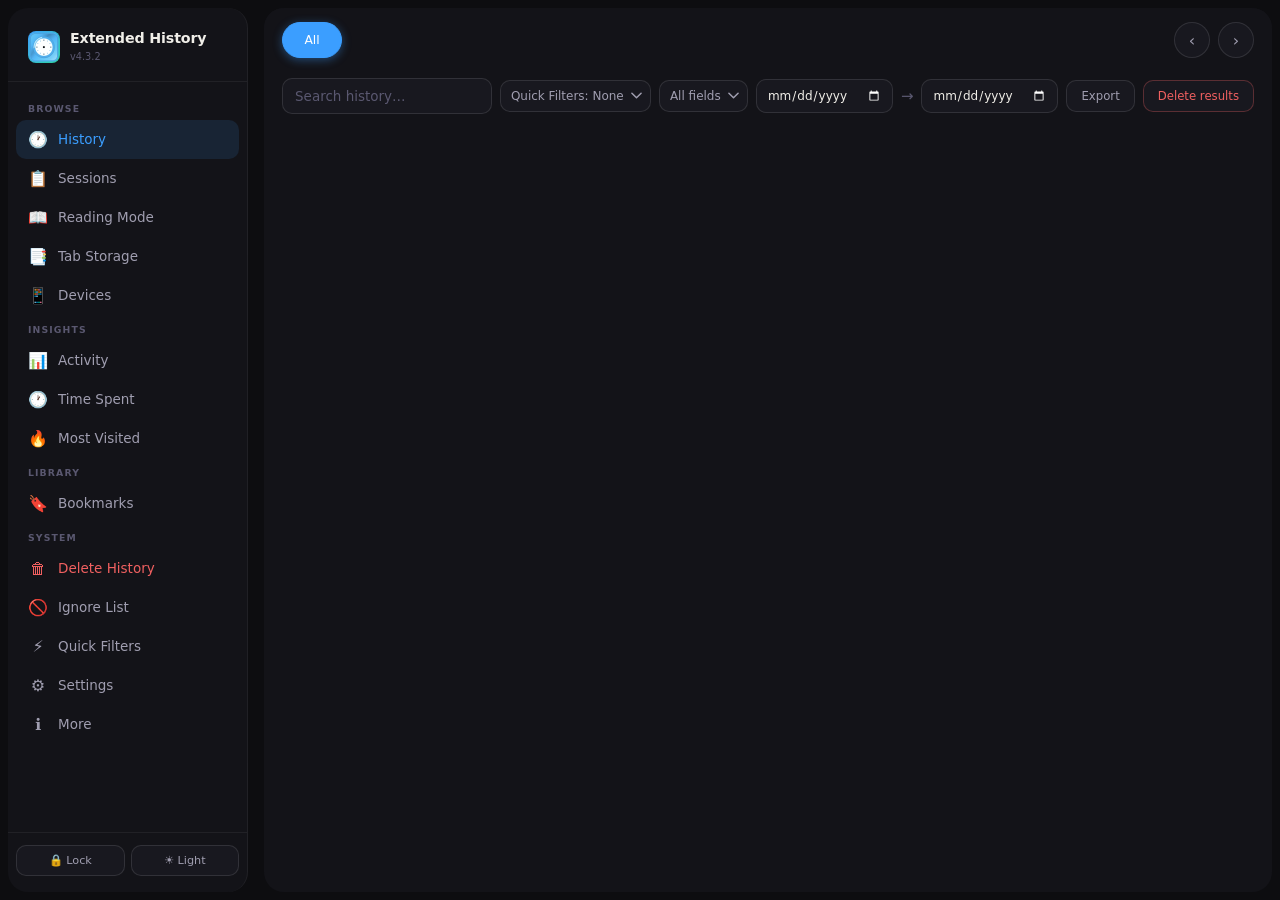
<file: html/history.html>
<!DOCTYPE html>
<html lang="en" data-theme="dark">
<head>
<meta charset="utf-8"/>
<meta name="viewport" content="width=device-width,initial-scale=1"/>
<title data-i18n-key="ext_name">Extended History</title>
<link rel="stylesheet" href="../css/history.css"/>
<script src="../js/theme-init.js"></script>
</head>
<body>
<div class="layout">

<!-- ══ SIDEBAR ══════════════════════════════════════════════════════════════ -->
<nav class="sidebar">
  <div class="logo-row">
    <img src="/icons/icon128.png" class="logo-icon">
    <div>
      <div class="logo-text" data-i18n-key="ext_name">Extended History</div>
      <div class="logo-sub">v4.3.2</div>
    </div>
  </div>

  <div class="nav-body">
    <div class="nav-group-label" data-i18n-key="browse">Browse</div>
    <button class="nav-item active" data-panel="history">
      <span class="ni-icon">🕐</span><span data-i18n-key="history"> History</span> 
    </button>
    <button class="nav-item" data-panel="sessions">
      <span class="ni-icon">📋</span> <span data-i18n-key="sessions"> Sessions</span>
    </button>
    <button class="nav-item" data-panel="readingmode">
      <span class="ni-icon">📖</span> <span data-i18n-key="reading_mode">Reading Mode</span>
    </button>
    <button class="nav-item" data-panel="tabstorage">
      <span class="ni-icon">📑</span> <span data-i18n-key="tab_storage">Tab Storage</span>
    </button>
    <button class="nav-item" data-panel="devices">
      <span class="ni-icon">📱</span> <span data-i18n-key="devices"> Devices</span> 
    </button>
    <div class="nav-group-label" data-i18n-key="insights">Insights</div>
    <button class="nav-item" data-panel="activity">
      <span class="ni-icon">📊</span><span data-i18n-key="activity">Activity</span> 
    </button>
    <button class="nav-item" data-panel="timespent">
      <span class="ni-icon">🕐</span> <span data-i18n-key="time_spent">Time Spent</span>
    </button>
    <button class="nav-item" data-panel="mostvisited">
      <span class="ni-icon">🔥</span> <span data-i18n-key="most_visited">Most Visited</span>
    </button>
    <div class="nav-group-label" data-i18n-key="library">Library</div>
    <button class="nav-item" data-panel="bookmarks">
      <span class="ni-icon">🔖</span><span data-i18n-key="bookmarks">Bookmarks</span> 
    </button>
    <div class="nav-group-label" data-i18n-key="system">System</div>
    <button class="nav-item" id="deleteHistoryNavBtn" style="color:var(--danger)">
      <span class="ni-icon">🗑</span><span data-i18n-key="delete_history">Delete History</span>
    </button>
    <button class="nav-item" data-panel="ignorelist">
      <span class="ni-icon">🚫</span><span data-i18n-key="ignore_list">Ignore List</span>
    </button>
    <button class="nav-item" data-panel="quickfilters" data-i18n-key="quick_filters">
      <span class="ni-icon">⚡</span><span>Quick Filters</span>
    </button>
    <button class="nav-item" data-panel="settings">
      <span class="ni-icon">⚙</span><span data-i18n-key="settings">Settings</span>
    </button>
    <button class="nav-item" data-panel="about">
      <span class="ni-icon">ℹ</span><span data-i18n-key="more">More</span> 
    </button>
  </div>

  <div class="sidebar-actions">
    <button class="sa-btn" id="lockBtn" data-i18n-title="lock_btn_hint" title="Encrypt history and lock the extension">🔒 <span data-i18n-key="lock_btn">Lock</span></button>
    <button class="sa-btn" id="themeToggle"><span id="themeToggleIcon">☀</span> <span id="themeToggleLbl" data-i18n-key="light">Light</span></button>
  </div>
</nav>
<!-- ══ MAIN ══════════════════════════════════════════════════════════════════ -->
<div class="main">
  <!-- HISTORY -->
  <div class="panel active" id="panel-history">
    <div class="topbar">
      <!-- Date pills with arrows -->
      <div class="date-nav-row">
        <div class="dn-pill no-day active" id="dnAllPill" data-date="all" style="flex-shrink:0;cursor:pointer;width: 60px;
    height: 36px;" data-i18n-title="all">All</div>
        <div class="date-scroll-wrap" id="dateScrollWrap">
          <div class="date-scroll" id="dateScroll"></div>
        </div>
        <button class="nav-arrow" id="dnLeft">‹</button>
        <button class="nav-arrow" id="dnRight">›</button>
      </div>
      <!-- Hour pills -->
      <div class="hour-nav-row" id="hourRow"></div>
      <!-- Search + controls -->
      <div class="search-row">
        <div class="search-box">
          <input type="text" id="searchInput" placeholder="Search history…" autocomplete="off"/>
          <button class="search-clear-btn" id="searchClearBtn" title="Clear" data-i18n-title="clear">✕</button>
        </div>
        <select class="mode-sel" id="quickFilterSelect" title="Quick Filters">
          <option value="" data-i18n-key="quick_filters">Quick Filters: None</option>
        </select>
        <select class="mode-sel" id="searchMode">
          <option value="all" data-i18n-key="all_fields">All fields</option>
          <option value="title" data-i18n-key="title">Title</option>
          <option value="url" data-i18n-key="url">URL</option>
          <option value="domain" data-i18n-key="domain">Domain</option>
        </select>
        <div class="date-picker-btn" id="dateFromBtn"><input type="date" id="dateFrom" tabindex="-1"/></div>
        <span style="color:var(--text3);flex-shrink:0">→</span>
        <div class="date-picker-btn" id="dateToBtn"><input type="date" id="dateTo" tabindex="-1"/></div>
        <button class="tb-btn" id="exportResultsBtn" data-i18n-key="export" data-i18n-title="export_results_tip" title="Export only the entries matching the current search, filters and dates">Export</button>
        <button class="tb-btn danger" id="deleteResultsBtn" data-i18n-key="delete_results">Delete results</button>
      </div>
    </div>

    <div class="sel-bar" id="selBar">
      <span class="sel-count" id="selCount">0 <span data-i18n-key="selected_lower">selected</span></span>
      <div class="sel-actions">
        <button class="sel-action-btn" id="selAllBtn" data-i18n-key="select_all_visible">Select all visible</button>
        <button class="sel-action-btn" id="selNoneBtn" data-i18n-key="deselect_all">Deselect all</button>
        <button class="sel-action-btn del" id="selDelBtn" data-i18n-key="delete_selected">Delete selected</button>
      </div>
    </div>

    <div class="day-label-bar" id="dayLabelBar"></div>
    <div class="list-area" id="listArea"></div>
      <button class="scroll-to-bottom" id="histScrollBottom" title="Scroll to bottom">↓</button>
  </div>

  <!-- SESSIONS -->
  <div class="panel" id="panel-sessions">
    <div class="panel-scroll">
      <div class="panel-heading" data-i18n-key="sessions">Sessions</div>
      <div id="sessionsContent"><div class="state-msg"><span class="state-msg-icon">⏳</span><span data-i18n-key="loading">Loading…</span></div></div>
    </div>
  </div>

 

  <!-- READING MODE -->
  <div class="panel" id="panel-readingmode">
    <!-- Drop zone / file picker (shown when no file loaded) -->
    <div id="rm-dropzone" style="flex:1;display:flex;align-items:center;justify-content:center">
      <div class="rm-drop-inner">
        <div class="rm-drop-icon">📖</div>
        <div class="rm-drop-title" data-i18n-key="reading_mode">Reading Mode</div>
        <div class="rm-drop-desc" data-i18n-key="load_exported_history_read2">Load an exported history file (.json or .tsv) to browse it without importing it. The UI works exactly like the History tab — date pills, search, everything.</div>
        <button class="action-btn primary" id="rmPickBtn" data-i18n-key="choose_file">Choose file…</button>
        <div class="rm-drop-hint" data-i18n-key="choose_file_hint2">or drag &amp; drop a .json or .tsv file anywhere here</div>
        <input type="file" id="rmFileInput" accept=".json,.tsv,.txt" style="display:none"/>
      </div>
    </div>
    <!-- Reader UI (shown when file loaded) -->
    <div id="rm-reader" style="display:none;flex-direction:column;flex:1;overflow:hidden;min-height:0">
      <div class="topbar" id="rm-topbar">
        <div style="display:flex;align-items:center;justify-content:space-between;margin-bottom:10px">
          <div style="display:flex;align-items:center;gap:10px">
            <span style="font-size:0.75rem;color:var(--text3)" data-i18n-key="reading">Reading:</span>
            <span id="rm-filename" style="font-size:0.82rem;font-weight:600;color:var(--accent)"></span>
            <span id="rm-entrycount" style="font-size:0.72rem;color:var(--text3)"></span>
          </div>
          <button class="tb-btn danger" id="rmCloseBtn" data-i18n-key="leave_reading_mode">✕ Leave reading mode</button>
        </div>
        <div class="date-nav-row">
          <div class="dn-pill no-day active" id="rmAllPill" data-date="all" style="flex-shrink:0;cursor:pointer" data-i18n-key="all">All</div>
          <button class="nav-arrow" id="rmDnLeft">‹</button>
          <div class="date-scroll-wrap" id="rmDateScrollWrap">
            <div class="date-scroll" id="rmDateScroll"></div>
          </div>
          <button class="nav-arrow" id="rmDnRight">›</button>
        </div>
        <div class="search-row" style="margin-top:10px;display:flex;gap:8px;align-items:center;flex-wrap:wrap">
          <div class="search-box" style="flex:1;min-width:160px">
              <input type="text" id="rmSearchInput" placeholder="Search this file…" data-i18n-key="ph_search_history"/>
            <button class="search-clear-btn" id="rmSearchClearBtn" title="Clear" data-i18n-title="clear">✕</button>
          </div>
          <select id="rmSearchMode" class="mode-sel" title="Search field" style="height:36px">
            <option value="all" data-i18n-key="opt_all_fields">All fields</option>
            <option value="title" data-i18n-key="opt_title">Title</option>
            <option value="url" data-i18n-key="opt_url">URL</option>
            <option value="domain" data-i18n-key="opt_domain">Domain</option>
          </select>
         <input type="date" id="rmDateFrom" style="height:36px;padding:0 8px;background:var(--surf2);border:1px solid var(--border);border-radius:6px;color:var(--text2);font-size:0.78rem;outline:none;flex-shrink:0;cursor:pointer"/>
          <span style="color:var(--text3);flex-shrink:0;font-size:0.8rem">→</span>
          <input type="date" id="rmDateTo" style="height:36px;padding:0 8px;background:var(--surf2);border:1px solid var(--border);border-radius:6px;color:var(--text2);font-size:0.78rem;outline:none;flex-shrink:0;cursor:pointer;margin-right: 100px;"/>
        </div>
      </div>
      <div class="day-label-bar" id="rmDayLabelBar"></div>
      <div class="list-area" id="rmListArea"></div>
    </div>
  </div>

  <!-- TAB STORAGE -->
  <div class="panel" id="panel-tabstorage">
    <div class="panel-scroll">
      <div class="panel-heading" data-i18n-key="tab_storage">Tab Storage</div>
      <div style="display:flex;align-items:center;gap:10px;padding:0px 0px 15px">
        <div class="search-box" style="flex:1;max-width:420px">
          <input type="text" id="tabStorageSearchInput" placeholder="Search stored tabs by title or URL…" spellcheck="false" autocomplete="off">
          <button class="search-clear-btn" id="tabStorageSearchClearBtn" title="Clear" data-i18n-title="clear">&#10005;</button>
        </div>
      </div>
      <div id="tabStorageContent"><div class="state-msg"><span class="state-msg-icon">📑</span><span data-i18n-key="loading">Loading…</span></div></div>
    </div>
  </div>

  <!-- DEVICES -->
  <div class="panel" id="panel-devices">
    <div class="panel-scroll" id="devicesScroll">
      <div class="panel-heading" data-i18n-key="devices">Devices</div>
      <div style="display:flex;align-items:center;gap:10px;padding:0px 0px 15px">
        <div class="search-box" style="flex:1;max-width:420px">
          <input type="text" id="deviceSearchInput" placeholder="Search device tabs by title or URL…" spellcheck="false" autocomplete="off">
          <button class="search-clear-btn" id="deviceSearchClearBtn" title="Clear" data-i18n-title="clear">&#10005;</button>
        </div>
        <button class="tb-btn" id="devicesRefreshBtn" style="font-size:0.72rem;padding:10px 12px;flex-shrink:0" data-i18n-key="refresh">↻ Refresh</button>
      </div>
      <div id="devicesContent"><div class="state-msg"><span class="state-msg-icon">📱</span><span data-i18n-key="loading">Loading…</span></div></div>
    </div>
  </div>

  <!-- ACTIVITY -->
  <div class="panel" id="panel-activity">
    <div class="panel-scroll">
      <div class="panel-heading" data-i18n-key="activity">Activity</div>
      <div class="kpi-grid" id="actKpi"></div>

      <div class="chart-card">
        <div class="cc-header"><span class="cc-title" data-i18n-key="daily_visits_90">Daily visits — 90 days</span></div>
        <div style="position:relative" id="lineWrap">
          <svg class="chart-svg" id="lineSvg" height="160"></svg>
          <div class="chart-tooltip" id="lineTip"></div>
        </div>
        <div id="lineLabels" style="display:flex;margin-top:5px"></div>
      </div>

      <div class="chart-card">
        <div class="cc-header"><span class="cc-title" data-i18n-key="daily_visits_30">Daily visits — 30 days</span></div>
        <div class="bar30-wrap" id="bar30Wrap"></div>
        <div class="bar30-dates" id="bar30Dates"></div>
      </div>

      <div class="chart-card" id="hourlyChartCard">
        <div class="cc-header"><span class="cc-title" data-i18n-key="avg_visits_per_hour">Average visits by hour of day</span></div>
        <div style="position:relative">
          <svg class="chart-svg" id="hourlySvg" height="170"></svg>
          <div class="chart-tooltip" id="hourlyTip"></div>
        </div>
      </div>
    </div>
  </div>

  <!-- TIME SPENT -->
  <div class="panel" id="panel-timespent">
    <div class="panel-scroll">
      <div class="panel-heading" data-i18n-key="time_spent">Time Spent</div>
      <div style="display:flex;align-items:center;justify-content:space-between;margin-bottom:16px;flex-wrap:wrap;gap:8px">
        <div class="time-filter-row" id="timeFilters" style="margin-bottom:0">
          <button class="tf-arrow" id="tsPrevDay" title="Previous day" aria-label="Previous day">‹</button>
          <button class="tf-arrow" id="tsNextDay" title="Next day" aria-label="Next day">›</button>
          <span class="tf-date" id="tsDateLabel"></span>
          <button class="tf-btn" data-days="1" data-i18n-key="today">Today</button>
          <button class="tf-btn" data-days="7">7 <span data-i18n-key="days">days</span></button>
          <button class="tf-btn active" data-days="15">15 <span data-i18n-key="days">days</span></button>
          <button class="tf-btn" data-days="30">30 <span data-i18n-key="days">days</span></button>
          <button class="tf-btn" data-days="90">90 <span data-i18n-key="days">days</span></button>
        </div>
        <div style="display:flex;align-items:center;gap:8px">
        <button class="tb-btn" id="exportTimeBtn" title="Export time spent as .csv (date, website, time spent)" data-i18n-title="export_time_csv_tip">⬇ <span data-i18n-key="export">Export</span></button>
        <button class="tb-btn danger" id="clearTimeBtn" style="padding: 6px 12px !important;line-height: 20px;" title="Clear all time-spent data (does not affect history)">🗑 <span data-i18n-key="clear_time_data">Clear time data</span></button>
        </div>
      </div>

      <div class="chart-card" id="dailyChartCard">
        <div class="cc-header"><span class="cc-title" data-i18n-key="daily_browsing_time">Daily browsing time</span></div>
        <div style="position:relative">
          <svg class="chart-svg" id="timeSvg" height="130"></svg>
          <div class="chart-tooltip" id="timeTip"></div>
        </div>
        <div id="timeLabels" style="display:flex;margin-top:5px"></div>
      </div>

  

      <div class="chart-card">
        <div class="cc-header"><span class="cc-title" data-i18n-key="top_sites_by_time_spent">Top sites by time spent</span></div>
        <div class="timespent-grid">
          <div class="hbar-list" id="hbarList"></div>
          <div class="pie-container">
            <svg class="pie-svg" id="pieSvg" width="160" height="160" viewBox="0 0 160 160"></svg>
            <div class="pie-legend" id="pieLegend"></div>
          </div>
        </div>
      </div>
          <div class="chart-card" id="weekdayChartCard">
        <div class="cc-header"><span class="cc-title" id="weekdayTitle" data-i18n-key="avg_time_per_weekday">Average time per weekday (all time)</span></div>
        <div style="position:relative">
          <svg class="chart-svg" id="weekdaySvg" height="170"></svg>
          <div class="chart-tooltip" id="weekdayTip"></div>
        </div>
      </div>
    </div>
  </div>
    <!-- MOST VISITED -->
  <div class="panel" id="panel-mostvisited">
    <div class="panel-scroll">
      <div class="panel-heading" data-i18n-key="most_visited">🔥 Most Visited</div>
      <div style="display:flex;align-items:center;justify-content:space-between;margin-bottom:16px;flex-wrap:wrap;gap:8px">
        <div class="time-filter-row" id="mvTypeFilter" style="margin-bottom:0">
          <button class="tf-btn active" data-type="url" data-i18n-key="urls">URLs</button>
          <button class="tf-btn" data-type="domain" data-i18n-key="domains">Domains</button>
        </div>
        <div class="time-filter-row" id="mvPeriodFilter" style="margin-bottom:0">
          <button class="tf-btn" data-period="10">10 <span data-i18n-key="days">days</span></button>
          <button class="tf-btn" data-period="30" >30 <span data-i18n-key="days">days</span></button>
          <button class="tf-btn active" data-period="all" data-i18n-key="all_time">All time</button>
        </div>
      </div>

      <div class="chart-card">
        <div class="cc-header"><span class="cc-title" id="mvChartTitle">Most Visited URLs — All Time</span></div>
        <div id="mvContent" class="mv-list">
          <div class="state-msg"><span class="state-msg-icon" data-i18n-key="loading">⏳</span>Loading…</div>
        </div>
      </div>
    </div>
  </div>

  <!-- BOOKMARKS -->
  <div class="panel" id="panel-bookmarks">
    <!-- Toolbar -->
    <div class="bm-toolbar" id="bmToolbar">
      <button class="action-btn" id="exportBmBtn" style="font-size:0.76rem;padding:6px 12px">⬇ <span data-i18n-key="export">Export</span></button>
      <button class="action-btn" id="importBmBtn" style="font-size:0.76rem;padding:6px 12px">⬆ <span data-i18n-key="import">Import</span></button>
      <input type="file" id="importBmFile" accept=".html" style="display:none"/>
      <div class="search-box" style="flex:1;min-width:160px;max-width:320px">
        <input type="text" id="bmSearch" placeholder="Search bookmarks…"/>
        <button class="search-clear-btn" id="bmSearchClearBtn" title="Clear" data-i18n-title="clear">✕</button>
      </div>
      <select class="mode-sel" id="bmSearchMode" title="Search in">
        <option value="all" data-i18n-key="all_fields">All fields</option>
        <option value="url" data-i18n-key="url">URL</option>
        <option value="domain" data-i18n-key="domain">Domain</option>
        <option value="title" data-i18n-key="title">Title</option>
      </select>
      <select class="mode-sel" id="bmSortSel" title="Sort bookmarks">
        <option value="default" data-i18n-key="bm_sort_default">Sort: Default</option>
        <option value="domain-asc" data-i18n-key="bm_sort_domain_asc">Sort: Domain A–Z</option>
        <option value="domain-desc" data-i18n-key="bm_sort_domain_desc">Sort: Domain Z–A</option>
        <option value="title-asc" data-i18n-key="bm_sort_title_asc">Sort: Title A–Z</option>
        <option value="title-desc" data-i18n-key="bm_sort_title_desc">Sort: Title Z–A</option>
      </select>
      <button class="action-btn bm-sel-mode-toggle" id="bmSelModeBtn" title="Select multiple bookmarks" data-i18n-key="select">Select</button>
    </div>
    <!-- Bookmark multiselect bar (hidden until selection mode active) -->
    <div class="bm-sel-bar" id="bmSelBar" style="display:none">
      <span class="bm-sel-count" id="bmSelCount">0 <span data-i18n-key="selected">selected</span></span>
      <button class="bm-sel-btn" id="bmSelOpenBtn" data-i18n-key="open">Open</button>
      <button class="bm-sel-btn" id="bmSelMoveBtn" data-i18n-key="move_to">Move to…</button>
      <button class="bm-sel-btn" id="bmSelAllBtn" data-i18n-key="pop_select_all">Select all</button>
      <button class="bm-sel-btn" id="bmSelCopyBtn" data-i18n-key="copy_links">Copy Links</button>
      <button class="bm-sel-btn bm-sel-del" id="bmSelDeleteBtn" data-i18n-key="delete">Delete</button>
      <button class="bm-sel-btn bm-sel-cancel" id="bmSelCancelBtn" data-i18n-key="cancel">Cancel</button>
    </div>
    <!-- Split pane: tree left, items right -->
    <div class="bm-split">
      <div class="bm-tree-pane" id="bmTreePane"></div>
      <div class="bm-resizer" id="bmResizer" title="Drag to resize · double-click to reset"></div>
      <div class="bm-items-pane" id="bookmarksContent">
        <div class="state-msg"><span class="state-msg-icon">🔖</span><span data-i18n-key="loading">Loading…</span></div>
        <button class="scroll-to-bottom" id="bmScrollBottom" title="Scroll by one page">↓</button>
        <button class="scroll-to-bottom scroll-to-end" id="bmScrollEnd" title="Scroll to very bottom">⇓</button>
      </div>
    </div>
  </div>

  <!-- SETTINGS -->
  <div class="panel" id="panel-settings">
    <div class="panel-scroll">
      <div class="panel-heading" data-i18n-key="settings">Settings</div>
      <div class="settings-stack">

        <div class="s-card">
          <div class="s-card-title" data-i18n-key="history_retention">History Retention</div>
          <div class="s-row">
            <div class="s-row-info">
              <div class="s-row-lbl" data-i18n-key="keep_history_for">Keep history for</div>
              <div class="s-row-desc" data-i18n-key="older_enteries_are_pruned">Older entries are automatically pruned</div>
            </div>
            <div class="s-ctrl">
              <input type="number" id="retDays" value="3650" min="1" max="999999"/>
              <span class="unit" data-i18n-key="days">days</span>
            </div>
          </div>
          <div class="chips" id="retChips">
            <button class="chip" data-d="90">90 <span data-i18n-key="days">days</span></button>
            <button class="chip" data-d="180">6 <span data-i18n-key="months">months</span></button>
            <button class="chip on" data-d="365">1 <span data-i18n-key="year">year</span></button>
            <button class="chip" data-d="730">2 <span data-i18n-key="years">years</span></button>
            <button class="chip" data-d="1825">5 <span data-i18n-key="years">years</span></button>
            <button class="chip" data-d="3650">10 <span data-i18n-key="years">years</span></button>
            <button class="chip" data-d="36500"><span data-i18n-key="forever">Forever</span></button>
          </div>
        </div>

        <div class="s-card">
          <div class="s-card-title" data-i18n-key="appearance">Appearance</div>
          <div class="s-row">
            <div class="s-row-info">
              <div class="s-row-lbl" data-i18n-key="language">Language</div>
              <div class="s-row-desc" data-i18n-key="select_pref_language">Select your preferred language</div>
            </div>
            <div class="s-ctrl">
              <select id="languageSelect">
                <option value="auto" data-i18n-key="language_auto">Auto (browser language)</option>
                <option value="en">English</option>
                <option value="es">Español</option>
                <option value="fr">Français</option>
                <option value="he">עברית</option>
                <option value="hi">हिन्दी</option>
                <option value="la">Latin</option>
                <option value="nl">Nederlands</option>
                <option value="no">Norsk</option>
                <option value="ru">Русский</option>
                <option value="sr">Српски</option>
                <option value="zh_CN">中文</option>
              </select>
            </div>
          </div>
          <div class="s-row">
            <div class="s-row-info">
              <div class="s-row-lbl" data-i18n-key="font_family">Font family</div>
            </div>
            <div class="s-ctrl">
              <select id="fontSel">
                <option value="system-ui">System default</option>
                <option value="-apple-system, BlinkMacSystemFont, 'Segoe UI', sans-serif">Apple / Segoe UI</option>
                <option value="Georgia, 'Times New Roman', serif">Georgia (serif)</option>
                <option value="'Courier New', Courier, monospace">Courier New (mono)</option>
                <option value="Verdana, Geneva, sans-serif">Verdana</option>
                <option value="Tahoma, Geneva, sans-serif">Tahoma</option>
                <option value="'Trebuchet MS', Helvetica, sans-serif">Trebuchet MS</option>
              </select>
            </div>
          </div>
          <div class="s-row">
            <div class="s-row-info">
              <div class="s-row-lbl" data-i18n-key="font_size">Font size</div>
              <div class="s-row-desc" data-i18n-key="base_ui_text_size">Base UI text size</div>
            </div>
            <div class="s-ctrl">
              <input type="number" id="fontSzInput" value="15" min="11" max="22" style="width:70px"/>
              <span class="unit"><span data-i18n-key="pixels">px</span></span>
            </div>
          </div>
          <div class="s-row" style="flex-direction:column;align-items:flex-start;gap:12px;">
            <div class="s-row-info">
              <div class="s-row-lbl" data-i18n-key="toolbar_icon">Toolbar icon</div>
              <div class="s-row-desc" data-i18n-key="toolbar_icon_desc">Choose the icon shown in your browser's toolbar</div>
            </div>
            <div id="toolbarIconGrid" style="display:flex;flex-wrap:wrap;gap:10px;width:100%">
              <button type="button" class="icon-opt on" data-icon="default" title="Default" style="display:flex;flex-direction:column;align-items:center;gap:6px;padding:8px 10px;background:var(--s1);border:1.5px solid var(--accent);border-radius:8px;cursor:pointer;color:var(--text2);font-size:0.62rem">
                <img src="/icons/icon16.png" alt="Default" style="width:22px;height:22px">Default
              </button>
              <button type="button" class="icon-opt" data-icon="bw" title="Black &amp; White" style="display:flex;flex-direction:column;align-items:center;gap:6px;padding:8px 10px;background:var(--s1);border:1.5px solid var(--border);border-radius:8px;cursor:pointer;color:var(--text2);font-size:0.62rem">
                <img src="/icons/icon_bw.png" alt="Black &amp; White" style="width:22px;height:22px">B/W
              </button>
              <button type="button" class="icon-opt" data-icon="emerald" title="Emerald" style="display:flex;flex-direction:column;align-items:center;gap:6px;padding:8px 10px;background:var(--s1);border:1.5px solid var(--border);border-radius:8px;cursor:pointer;color:var(--text2);font-size:0.62rem">
                <img src="/icons/icon_emerlad.png" alt="Emerald" style="width:22px;height:22px">Emerald
              </button>
              <button type="button" class="icon-opt" data-icon="green" title="Green" style="display:flex;flex-direction:column;align-items:center;gap:6px;padding:8px 10px;background:var(--s1);border:1.5px solid var(--border);border-radius:8px;cursor:pointer;color:var(--text2);font-size:0.62rem">
                <img src="/icons/icon_green.png" alt="Green" style="width:22px;height:22px">Green
              </button>
              <button type="button" class="icon-opt" data-icon="gold" title="Gold" style="display:flex;flex-direction:column;align-items:center;gap:6px;padding:8px 10px;background:var(--s1);border:1.5px solid var(--border);border-radius:8px;cursor:pointer;color:var(--text2);font-size:0.62rem">
                <img src="/icons/icon_gold.png" alt="Gold" style="width:22px;height:22px">Gold
              </button>
              <button type="button" class="icon-opt" data-icon="pink" title="Pink" style="display:flex;flex-direction:column;align-items:center;gap:6px;padding:8px 10px;background:var(--s1);border:1.5px solid var(--border);border-radius:8px;cursor:pointer;color:var(--text2);font-size:0.62rem">
                <img src="/icons/icon_pink.png" alt="Pink" style="width:22px;height:22px">Pink
              </button>
              <button type="button" class="icon-opt" data-icon="red" title="Red" style="display:flex;flex-direction:column;align-items:center;gap:6px;padding:8px 10px;background:var(--s1);border:1.5px solid var(--border);border-radius:8px;cursor:pointer;color:var(--text2);font-size:0.62rem">
                <img src="/icons/icon_red.png" alt="Red" style="width:22px;height:22px">Red
              </button>
              <button type="button" class="icon-opt" data-icon="orange" title="Orange" style="display:flex;flex-direction:column;align-items:center;gap:6px;padding:8px 10px;background:var(--s1);border:1.5px solid var(--border);border-radius:8px;cursor:pointer;color:var(--text2);font-size:0.62rem">
                <img src="/icons/icon_orange.png" alt="Orange" style="width:22px;height:22px">Orange
              </button>
              <button type="button" class="icon-opt" data-icon="blue" title="Blue" style="display:flex;flex-direction:column;align-items:center;gap:6px;padding:8px 10px;background:var(--s1);border:1.5px solid var(--border);border-radius:8px;cursor:pointer;color:var(--text2);font-size:0.62rem">
                <img src="/icons/icon_darkblue.png" alt="Blue" style="width:22px;height:22px">Blue
              </button>
              <button type="button" class="icon-opt" data-icon="purple" title="Purple" style="display:flex;flex-direction:column;align-items:center;gap:6px;padding:8px 10px;background:var(--s1);border:1.5px solid var(--border);border-radius:8px;cursor:pointer;color:var(--text2);font-size:0.62rem">
                <img src="/icons/icon_purple.png" alt="Purple" style="width:22px;height:22px">Purple
              </button>
            </div>
          </div>
          <div class="s-row" style="border-bottom:none;flex-direction:column;align-items:flex-start;gap:12px">
            <div class="s-row-lbl" data-i18n-key="accent_colors">Accent colors</div>
            <div class="color-grid" style="width:100%;padding:0">
              <div class="color-block">
                <div class="color-lbl" data-i18n-key="primary">Primary</div>
                <div class="color-row">
                  <div class="color-swatch" id="sw1" style="background:#3b9eff"></div>
                  <input type="color" id="cp1" value="#3b9eff"/>
                  <span class="color-hex" id="ch1">#3b9eff</span>
                </div>
                <div class="color-swatches" id="cps1">
                  <div class="cs on" data-c="#3b9eff" style="background:#3b9eff"></div>
                  <div class="cs" data-c="#a855f7" style="background:#a855f7"></div>
                  <div class="cs" data-c="#f97316" style="background:#f97316"></div>
                  <div class="cs" data-c="#ec4899" style="background:#ec4899"></div>
                  <div class="cs" data-c="#eab308" style="background:#eab308"></div>
                  <div class="cs" data-c="#ef4444" style="background:#ef4444"></div>
                  <div class="cs" data-c="#c8a96e" style="background:#c8a96e"></div>
                </div>
              </div>
              <div class="color-block">
                <div class="color-lbl" data-i18n-key="secondary">Secondary</div>
                <div class="color-row">
                  <div class="color-swatch" id="sw2" style="background:#2dd4a0"></div>
                  <input type="color" id="cp2" value="#2dd4a0"/>
                  <span class="color-hex" id="ch2">#2dd4a0</span>
                </div>
                <div class="color-swatches" id="cps2">
                  <div class="cs on" data-c="#2dd4a0" style="background:#2dd4a0"></div>
                  <div class="cs" data-c="#34d399" style="background:#34d399"></div>
                  <div class="cs" data-c="#60a5fa" style="background:#60a5fa"></div>
                  <div class="cs" data-c="#f472b6" style="background:#f472b6"></div>
                  <div class="cs" data-c="#facc15" style="background:#facc15"></div>
                  <div class="cs" data-c="#9b7ebd" style="background:#9b7ebd"></div>
                  <div class="cs" data-c="#fb923c" style="background:#fb923c"></div>
                </div>
              </div>
            </div>
          </div>
          <div class="s-row" style="border-bottom:none;flex-direction:column;align-items:flex-start;gap:12px">
            <div class="s-row-lbl" data-i18n-key="background_tint">Wallpaper Tint</div>
            <div style="width:100%;display:flex;gap:16px;align-items:center;margin-bottom:8px">
              <label class="toggle-switch" style="margin:0">
                <input type="checkbox" id="bgTintToggle">
                <span class="toggle-slider"></span>
              </label>
              <span style="color:var(--text2);font-size:0.9rem" data-i18n-key="enable_bg_tint">Enable wallpaper tint (works only if wallpaper mod is on)</span>
            </div>
            <div style="width:100%;display:flex;gap:16px;align-items:center">
              <div style="flex:1">
                <div style="display:flex;align-items:center;gap:10px;margin-bottom:8px">
                  <span style="color:var(--text2);font-size:0.85rem;min-width:40px">Hue:</span>
                  <input type="range" id="bgTintHue" min="0" max="360" value="220" 
                         style="flex:1;accent-color:var(--accent)"/>
                  <span id="bgTintHueVal" style="color:var(--text);font-size:0.85rem;min-width:35px;font-family:var(--font-mono)">220°</span>
                </div>
              </div>
            </div>
          </div>

          <!-- ── WALLPAPER MODE ───────────────────────────────────── -->
          <div class="s-row" style="border-top:1px solid var(--border);flex-direction:column;align-items:flex-start;gap:14px">
            <div style="width:100%;display:flex;align-items:center;justify-content:space-between">
              <div>
                <div class="s-row-lbl" data-i18n-key="wallpaper_mode">🖼 Wallpaper Mode</div>
                <div class="s-row-desc" data-i18n-key="wallpaper_mode_desc">Set a custom background image. Enables a frosted-glass UI look.</div>
              </div>
              <label class="toggle-switch" style="margin:0;flex-shrink:0">
                <input type="checkbox" id="wallpaperToggle">
                <span class="toggle-slider"></span>
              </label>
            </div>
            <div id="wallpaperControls" style="width:100%;display:flex;flex-direction:column;gap:14px">
              <!-- Source selector -->
              <div style="display:flex;gap:8px">
                <button class="wp-src-btn active" id="wpSrcCustom" data-src="custom" data-i18n-key="wallpaper_mode_custom_image">📁 Custom Image</button>
                <button class="wp-src-btn" id="wpSrcSplash" data-src="splash" data-i18n-key="wallpaper_random_unsplash">🎲 Random from Unsplash</button>
              </div>
              <!-- Custom image picker -->
              <div id="wpCustomPanel">
                <div id="wpDropZone" class="wp-dropzone">
                  <span id="wpDropLabel" data-i18n-key="wallpaper_drop_image">Drop image here or <strong>click to browse</strong></span>
                  <input type="file" id="wpFileInput" accept="image/*" style="display:none"/>
                </div>
              </div>
              <!-- Unsplash panel -->
              <div id="wpSplashPanel" style="display:none">
                <div style="display:flex;gap:8px;align-items:center">
                  <span style="font-size:0.82rem;color:var(--text2);flex:1" data-i18n-key="wallpaper_fetch">Fetches a random high-res photo (changes each time)</span>
                  <button class="action-btn" id="wpSplashLoadBtn" data-i18n-key="wallpaper_randomize">🎲 Randomize</button>
                </div>
                <div style="display:flex;align-items:center;gap:10px;margin-top:10px">
                  <label class="toggle-switch" style="margin:0">
                    <input type="checkbox" id="wpAutoRandomize">
                    <span class="toggle-slider"></span>
                  </label>
                  <span style="color:var(--text2);font-size:0.82rem" data-i18n-key="wallpaper_auto_randomize">Auto-randomize on every open</span>
                </div>
              </div>
              <!-- Preview -->
              <div id="wpPreviewWrap" style="display:none">
                <div style="font-size:0.78rem;color:var(--text2);margin-bottom:6px" data-i18n-key="wallpaper_current">Current wallpaper:</div>
                <img id="wpCurrentPreview" style="width:100%;max-height:120px;object-fit:cover;border-radius:8px;border:1px solid var(--border)"/>
              </div>
              <!-- Wallpaper (image) opacity -->
              <div style="display:flex;flex-direction:column;gap:8px">
                <div style="display:flex;align-items:center;justify-content:space-between">
                  <span style="color:var(--text2);font-size:0.85rem" data-i18n-key="wallpaper_opacity">Wallpaper opacity</span>
                  <span id="wpImageOpacityVal" style="color:var(--text);font-size:0.85rem;font-family:var(--font-mono)">60%</span>
                </div>
                <input type="range" id="wpImageOpacity" min="5" max="100" value="60" step="1" style="width:100%;accent-color:var(--accent)"/>
                <div style="font-size:0.72rem;color:var(--text3)" data-i18n-key="wallpaper_opacity_desc">Fades the background image itself — separate from the glass panel tint below.</div>
              </div>
              <!-- Overlay opacity -->
              <div style="display:flex;flex-direction:column;gap:8px">
                <div style="display:flex;align-items:center;justify-content:space-between">
                  <span style="color:var(--text2);font-size:0.85rem" data-i18n-key="overlay_opacity">Overlay opacity</span>
                  <span id="wpOverlayVal" style="color:var(--text);font-size:0.85rem;font-family:var(--font-mono)">40%</span>
                </div>
                <input type="range" id="wpOverlayOpacity" min="40" max="95" value="50" step="1" style="width:100%;accent-color:var(--accent)"/>
                <div style="font-size:0.72rem;color:var(--text3)" data-i18n-key="overlay_control_desc">Controls the dark (dark mode) or white (light mode) overlay on top of the wallpaper.</div>
              </div>
              <!-- Blur -->
              <div style="display:flex;flex-direction:column;gap:8px">
                <div style="display:flex;align-items:center;justify-content:space-between">
                  <span style="color:var(--text2);font-size:0.85rem" data-i18n-key="wallpaper_blur">Background blur</span>
                  <span id="wpBlurVal" style="color:var(--text);font-size:0.85rem;font-family:var(--font-mono)">8px</span>
                </div>
                <input type="range" id="wpBlurAmount" min="0" max="40" value="8" step="1" style="width:100%;accent-color:var(--accent)"/>
              </div>
              <button class="action-btn danger" id="wpClearBtn" style="align-self:flex-start" data-i18n-key="wallpaper_remove">✕ Remove wallpaper</button>
            </div>
          </div>
          <!-- ── END WALLPAPER MODE ───────────────────────────────── -->
        </div>

        <div class="s-card">
          <div class="s-card-title" data-i18n-key="data">Data</div>
          <div class="s-row">
            <div class="s-row-info">
              <div class="s-row-lbl" data-i18n-key="export_history">Export history</div>
              <div class="s-row-desc" data-i18n-key="full_json_backup">Full JSON backup of all history + time data</div>
            </div>
            <div class="s-ctrl" style="flex-direction:column;align-items:flex-end;gap:6px">
              <button class="action-btn" id="exportDataBtn">⬇ <span data-i18n-key="export_json">Export JSON</span></button>
              <label style="display:flex;align-items:center;gap:6px;font-size:0.8rem;cursor:pointer">
                <input type="checkbox" id="exportDataZip"/> <span data-i18n-key="compress_as_zip">Compress as .zip</span>
              </label>
            </div>
          </div>
          <div class="s-row" style="border-top:1px solid var(--border)">
            <div class="s-row-info">
              <div class="s-row-lbl" data-i18n-key="import_history">Import history</div>
              <div class="s-row-desc" data-i18n-key="import_file_desc">Merge entries from a previously exported JSON or .TSV file</div>
            </div>
            <div class="s-ctrl">
              <button class="action-btn" id="importDataBtn">⬆ <span data-i18n-key="import_file">Import file</span></button>
              <input type="file" id="importDataFile" accept=".json,.tsv,.txt" style="display:none"/>
            </div>
          </div>
          <div class="s-row" style="border-top:1px solid var(--border);border-bottom:none">
            <div class="s-row-info">
              <div class="s-row-lbl"data-i18n-key="auto_export_interval">Auto export interval</div>
              <div class="s-row-desc" id="autoExportDesc" data-i18n-key="auto_export_interval_desc3">Automatically export your history as a .json file every N months. Full exports all history each time; Incremental exports only what is new since the previous export. Nothing is deleted. Set to 0 to disable.</div>
            </div>
            <div class="s-ctrl" style="flex-direction:column;align-items:flex-end;gap:6px">
              <div style="display:flex;align-items:center;gap:6px">
                <input type="number" id="autoExportInput" value="0" min="0" max="60" step="1" style="width:70px"/>
                <span class="unit" data-i18n-key="months">months</span>
              </div>
              <select id="autoExportMode" class="mode-sel" style="min-width:110px">
                <option value="full" data-i18n-key="full">Full</option>
                <option value="incremental" data-i18n-key="incremental">Incremental</option>
              </select>
              <select id="autoExportDestination" class="mode-sel" style="min-width:150px">
                <option value="local" data-i18n-key="download_locally">Download locally</option>
                <option value="webdav" data-i18n-key="upload_to_webdav">Upload to WebDAV</option>
                <option value="both" data-i18n-key="local_plus_webdav">Local + WebDAV</option>
              </select>
              <label style="display:flex;align-items:center;gap:6px;font-size:0.8rem;cursor:pointer">
                <input type="checkbox" id="compress_as_zip"/> <span data-i18n-key="compress_as_zip">Compress as .zip</span>
              </label>
              <div id="autoExportWebDavFields" class="wd-box" style="display:none">
                <label class="wd-field">
                  <span class="wd-lbl" data-i18n-key="webdav_server">Server URL</span>
                  <input type="url" id="autoExportWebDavUrl" class="wd-input" placeholder="https://server.example/dav/history/" spellcheck="false" autocomplete="off"/>
                </label>
                <label class="wd-field">
                  <span class="wd-lbl" data-i18n-key="webdav_username">Username</span>
                  <input type="text" id="autoExportWebDavUsername" class="wd-input" placeholder="optional" autocomplete="username" spellcheck="false"/>
                </label>
                <div class="wd-field">
                  <label class="wd-lbl" for="autoExportWebDavPassword" data-i18n-key="webdav_password">Password</label>
                  <div class="wd-pw">
                    <input type="password" id="autoExportWebDavPassword" class="wd-input" placeholder="optional" autocomplete="current-password"/>
                    <button type="button" class="wd-eye" id="autoExportWebDavEye" title="Show / hide password" aria-label="Show password" aria-pressed="false">👁</button>
                  </div>
                </div>
                <div class="wd-actions">
                  <button type="button" class="action-btn" id="testWebDavBtn" data-i18n-key="webdav_test">Test upload</button>
                </div>
                <div id="webDavTestResult" class="wd-result" role="status"></div>
              </div>
              <div id="autoExportStatus" style="font-size:0.72rem;color:var(--text3);text-align:right;max-width:220px"></div>
              <button class="action-btn" id="testAutoExportBtn" style="font-size:0.75rem;padding:4px 10px" data-i18n-key="run_now">▶ Run now</button>
            </div>
          </div>
          <div class="s-row" style="border-top:1px solid var(--border);border-bottom:none" id="alwaysEncRow">
            <div class="s-row-info">
              <div class="s-row-lbl" data-i18n-key="always_encrypt_exports">Always encrypt search/filtered exports</div>
              <div class="s-row-desc" data-i18n-key="always_encrypt_exports_desc">When on, search/filtered exports are encrypted (AES-256) with the password you set here. Only a key derived from the password is stored, never the password itself. Keep your password: it is needed to import or open the files.</div>
              <div class="s-row-desc" id="alwaysEncStatus" style="margin-top:4px"></div>
            </div>
            <div class="s-ctrl" style="flex-direction:column;align-items:flex-end;gap:6px">
              <label class="toggle-switch" style="margin:0">
                <input type="checkbox" id="alwaysEncToggle">
                <span class="toggle-slider"></span>
              </label>
              <button class="action-btn" id="alwaysEncPwBtn" style="font-size:0.72rem;padding:3px 8px;display:none" data-i18n-key="enc_change_pw">Change password</button>
            </div>
          </div>
        </div>

        <div class="s-card">
          <div class="s-card-title" data-i18n-key="sessions">Sessions</div>
          <div class="s-row">
            <div class="s-row-info">
              <div class="s-row-lbl" data-i18n-key="sessions_to_keep">Sessions to keep</div>
              <div class="s-row-desc" data-i18n-key="how_many_past_sessions">How many past sessions are stored (1–20)</div>
            </div>
            <div class="s-ctrl">
              <input type="number" id="maxSessionsInput" value="4" min="1" max="20" style="width:70px"/>
              <span class="unit" data-i18n-key="sessions">sessions</span>
            </div>
          </div>
          <div class="s-row" style="border-bottom:none">
            <div class="s-row-info">
              <div class="s-row-lbl" data-i18n-key="auto_save_session">Auto-save current session</div>
              <div class="s-row-desc" data-i18n-key="save_open_tabs_to">Saves open tabs to <code style="font-size:0.78rem;background:var(--surf3);padding:1px 5px;border-radius:3px">extended-history-session.html</code> in your downloads folder. Set to 0 to disable.</div>
            </div>
            <div class="s-ctrl" style="flex-direction:column;align-items:flex-end;gap:6px">
              <div style="display:flex;align-items:center;gap:6px">
                <input type="number" id="autoSaveInput" value="0" min="0" max="1440" step="1" style="width:70px"/>
                <span class="unit" data-i18n-key="min">min</span>
              </div>
              <button class="action-btn" id="testAutoSaveBtn" style="font-size:0.75rem;padding:4px 10px">▶ <span data-i18n-key="save_now">Save now</span></button>
            </div>
          </div>
        </div>

 <div class="s-card">
          <div class="s-card-title" data-i18n-key="popup">Popup</div>
          <div class="s-row">
            <div class="s-row-info">
              <div class="s-row-lbl" data-i18n-key="search_bar">Search bar</div>
              <div class="s-row-desc" data-i18n-key="search_bar_desc">Show the search bar at the bottom of the popup</div>
            </div>
            <div class="s-ctrl">
              <label class="toggle-switch">
                <input type="checkbox" id="popupSearchToggle" checked>
                <span class="toggle-slider"></span>
              </label>
            </div>
          </div>
          <div class="s-row">
            <div class="s-row-info">
              <div class="s-row-lbl" data-i18n-key="tabs_bar">Tabs bar</div>
              <div class="s-row-desc" data-i18n-key="tabs_bar_desc">Show the Recent History / Closed Tabs switcher</div>
            </div>
            <div class="s-ctrl">
              <label class="toggle-switch">
                <input type="checkbox" id="popupTabsToggle" checked>
                <span class="toggle-slider"></span>
              </label>
            </div>
          </div>
          <div class="s-row">
            <div class="s-row-info">
              <div class="s-row-lbl" data-i18n-key="popup_show_url">URLs</div>
              <div class="s-row-desc" data-i18n-key="popup_show_url_desc">Display the page URL below the title in the popup list</div>
            </div>
            <div class="s-ctrl">
              <label class="toggle-switch">
                <input type="checkbox" id="popupURLsToggle" checked>
                <span class="toggle-slider"></span>
              </label>
            </div>
          </div>
          <div class="s-row">
            <div class="s-row-info">
              <div class="s-row-lbl" data-i18n-key="quick_filter_button">Quick filter button</div>
              <div class="s-row-desc" data-i18n-key="quick_filter_button_desc">Show an filter button in the popup, left of Store, with a dropdown of your Quick Filters. Picking one narrows the popup's Recent History and Search to just those domains/keywords/URLs — search still works normally on top of it. Resets to no filter each time the popup is reopened.</div>
            </div>
            <div class="s-ctrl">
              <label class="toggle-switch">
                <input type="checkbox" id="popupQuickFiltersToggle">
                <span class="toggle-slider"></span>
              </label>
            </div>
          </div>
          <div class="s-row" id="popupHeightRow">
            <div class="s-row-info">
              <div class="s-row-lbl" data-i18n-key="popup_height">Popup height</div>
              <div class="s-row-desc" data-i18n-key="popup_height_desc">Maximum height of the popup list area (px)</div>
            </div>
            <div class="s-ctrl" style="gap:10px">
              <input type="range" id="popupHeightInput" value="320" min="150" max="400" step="10" style="width:140px;accent-color:var(--accent)"/>
              <span id="popupHeightVal" style="color:var(--text);font-size:0.85rem;min-width:44px;font-family:var(--font-mono)">320px</span>
            </div>
          </div>
          <div class="s-row" style="display:none">
            <div class="s-row-info">
              <div class="s-row-lbl" data-i18n-key="popup_search_limit">Limit maximum old search history</div>
              <div class="s-row-desc" data-i18n-key="popup_search_limit_desc">The popup / sidebar search only looks back this many months. Makes searching faster when your history is very big (e.g. 10 years). The History page still searches everything.</div>
            </div>
            <div class="s-ctrl" style="gap:8px">
              <input type="number" id="popupSearchLimitMonths" value="12" min="1" max="600" step="1" style="width:70px"/>
              <span class="unit" data-i18n-key="months">months</span>
              <label class="toggle-switch">
                <input type="checkbox" id="popupSearchLimitToggle">
                <span class="toggle-slider"></span>
              </label>
            </div>
          </div>
          <div class="s-row">
            <div class="s-row-info">
              <div class="s-row-lbl" data-i18n-key="popup_as_sidebar">Use as sidebar</div>
              <div class="s-row-desc" data-i18n-key="popup_as_sidebar_desc">Open Extended History in Chrome's side panel instead of a popup, so it can extend over the whole page</div>
            </div>
            <div class="s-ctrl">
              <label class="toggle-switch">
                <input type="checkbox" id="popupSidebarToggle">
                <span class="toggle-slider"></span>
              </label>
            </div>
          </div>
          <div class="s-row" style="border-bottom:none" id="sidebarAutoHideRow">
            <div class="s-row-info">
              <div class="s-row-lbl" data-i18n-key="auto_hide_sidebar">Auto-hide sidebar on mouse leave</div>
              <div class="s-row-desc" data-i18n-key="auto_hide_sidebar_desc">Close the sidebar automatically once your cursor leaves it, similar to how a popup dismisses itself. Turn off to keep it open until you close it manually.</div>
            </div>
            <div class="s-ctrl">
              <label class="toggle-switch">
                <input type="checkbox" id="sidebarAutoHideToggle" checked>
                <span class="toggle-slider"></span>
              </label>
            </div>
          </div>
        </div>

        <div class="s-card">
          <div class="s-card-title" data-i18n-key="ui">UI</div>
          <div class="s-row" style="opacity: 0.4;">
            <div class="s-row-info">
              <div class="s-row-lbl" data-i18n-key="favicon_resolver">Favicon resolver</div>
              <div class="s-row-desc" data-i18n-key="favicon_resolver_desc">How site icons are fetched. "Google" fetches live from Google's CDN each time. "Cached" fetches from Google once then stores icons locally — fastest after first load, works offline.</div>
            </div>
            <div class="s-ctrl">
              <select id="faviconResolverSel" disabled>
                <option value="google" data-i18n-key="google_resolver">Google resolver</option>
                <option value="cached" data-i18n-key="cached_resolver">Cached (local)</option>
              </select>
            </div>
          </div>
          <div class="s-row">
            <div class="s-row-info">
              <div class="s-row-lbl" data-i18n-key="auto_focus_search">Auto-focus search on open</div>
              <div class="s-row-desc" data-i18n-key="auto_focus_search_desc">Automatically focus the search input when the history page opens</div>
            </div>
            <div class="s-ctrl">
              <label class="toggle-switch">
                <input type="checkbox" id="searchAutoFocusToggle" checked>
                <span class="toggle-slider"></span>
              </label>
            </div>
          </div>
          <div class="s-row">
            <div class="s-row-info">
              <div class="s-row-lbl" data-i18n-key="high_contrast_mode">High contrast mode</div>
              <div class="s-row-desc" data-i18n-key="high_contrast_mode_desc">Uses the primary text color everywhere secondary/tertiary (dimmer) text color would normally be used, for better readability</div>
            </div>
            <div class="s-ctrl">
              <label class="toggle-switch">
                <input type="checkbox" id="highContrastToggle">
                <span class="toggle-slider"></span>
              </label>
            </div>
          </div>
          
           <div class="s-row">
            <div class="s-row-info">
              <div class="s-row-lbl" data-i18n-key="follow_system_theme">Follow system theme</div>
              <div class="s-row-desc" data-i18n-key="follow_system_theme_desc">Automatically switch between light and dark mode with your operating system. The Light / Dark buttons in the sidebar are hidden while this is on.</div>
            </div>
            <div class="s-ctrl">
              <label class="toggle-switch">
                <input type="checkbox" id="followSystemThemeToggle">
                <span class="toggle-slider"></span>
              </label>
            </div>
          </div>

          <div class="s-row">
            <div class="s-row-info">
              <div class="s-row-lbl" data-i18n-key="ui_rounded_corners">UI rounded corners</div>
              <div class="s-row-desc" data-i18n-key="ui_rounded_corners_desc">Rounds the corners of the sidebar and main panel (and keeps the small gap around them). Turn off for a sharp-edged, flush, edge-to-edge layout.</div>
            </div>
            <div class="s-ctrl">
              <label class="toggle-switch">
                <input type="checkbox" id="roundedCornersToggle" checked>
                <span class="toggle-slider"></span>
              </label>
            </div>
          </div>
                    <div class="s-row">
            <div class="s-row-info">
              <div class="s-row-lbl" data-i18n-key="nav_icons">Navigation icons</div>
              <div class="s-row-desc" data-i18n-key="nav_icons_desc">Show the icons next to the items in the sidebar navigation. Turn off for a text-only menu.</div>
            </div>
            <div class="s-ctrl">
              <label class="toggle-switch">
                <input type="checkbox" id="navIconsToggle" checked>
                <span class="toggle-slider"></span>
              </label>
            </div>
          </div>
          <div class="s-row">
            <div class="s-row-info">
              <div class="s-row-lbl" data-i18n-key="match_ui_colors">Match UI colors</div>
              <div class="s-row-desc" data-i18n-key="match_ui_colors_desc">Makes the history list the same color as the rest of the interface (sidebar, calendar sidebar and panels) instead of a distinct shade.</div>
            </div>
            <div class="s-ctrl">
              <label class="toggle-switch">
                <input type="checkbox" id="matchUiColorsToggle" checked>
                <span class="toggle-slider"></span>
              </label>
            </div>
          </div>
<div class="s-row">
            <div class="s-row-info">
              <div class="s-row-lbl" data-i18n-key="ui_calendar_mode">UI calendar mode</div>
              <div class="s-row-desc" data-i18n-key="ui_calendar_mode_desc">Replaces the date/hour pill navigation on the History page with a right-side calendar sidebar — pick dates, months and years, and jump straight to any hour.</div>
            </div>
            <div class="s-ctrl">
              <label class="toggle-switch">
                <input type="checkbox" id="calendarModeToggle">
                <span class="toggle-slider"></span>
              </label>
            </div>
          </div>
            <div class="s-row">
            <div class="s-row-info">
              <div class="s-row-lbl" data-i18n-key="quick_bar">Quick bar</div>
              <div class="s-row-desc" data-i18n-key="quick_bar_desc">Shows a narrow bar of domain icons beside the main panel. Click an icon to filter history by that domain; right-click it to delete.</div>
            </div>
            <div class="s-ctrl">
              <label class="toggle-switch">
                <input type="checkbox" id="quickBarToggle">
                <span class="toggle-slider"></span>
              </label>
            </div>
          </div>
          <div class="s-row">
            <div class="s-row-info">
              <div class="s-row-lbl" data-i18n-key="fade_in_list_on_date_change">Fade in list on date change</div>
              <div class="s-row-desc" data-i18n-key="fade_in_list_on_date_change_desc">When switching dates — pill bar, calendar, or the Time Spent date arrows — the history list fades in as it loads instead of just appearing instantly.</div>
            </div>
            <div class="s-ctrl">
              <label class="toggle-switch">
                <input type="checkbox" id="fadeInListToggle" checked>
                <span class="toggle-slider"></span>
              </label>
            </div>
          </div>
          <div class="s-row">
            <div class="s-row-info">
              <div class="s-row-lbl" data-i18n-key="scroll_date">Scroll date pills with mouse wheel</div>
              <div class="s-row-desc" data-i18n-key="scroll_date_desc">Lets a regular mouse wheel (which only scrolls vertically) move the date pill bar sideways — handy on desktop, where the wheel can't scroll horizontally on its own.</div>
            </div>
            <div class="s-ctrl">
              <label class="toggle-switch">
                <input type="checkbox" id="datePillsWheelToggle">
                <span class="toggle-slider"></span>
              </label>
            </div>
          </div>
          <div class="s-row" id="datePillsWheelSensRow">
            <div class="s-row-info">
              <div class="s-row-lbl" data-i18n-key="scroll_sensitivity">Scroll sensitivity</div>
              <div class="s-row-desc" data-i18n-key="scroll_sensitivity_desc">How many day pills each scroll click moves</div>
            </div>
            <div class="s-ctrl" style="gap:10px">
              <input type="range" id="datePillsWheelSensInput" value="1" min="1" max="6" step="1" style="width:120px;accent-color:var(--accent)"/>
              <span id="datePillsWheelSensVal" style="color:var(--text);font-size:0.85rem;min-width:70px">1 day/click</span>
            </div>
          </div>
           <div class="s-row" style="border-bottom:none">
            <div class="s-row-info">
              <div class="s-row-lbl" data-i18n-key="context_menu_on_pages">Right-click menu on websites</div>
              <div class="s-row-desc" data-i18n-key="context_menu_on_pages_desc">Show the "Extended History" entry when you right-click on a webpage</div>
            </div>
            <div class="s-ctrl">
              <label class="toggle-switch">
                <input type="checkbox" id="contextMenuToggle" checked>
                <span class="toggle-slider"></span>
              </label>
            </div>
          </div>
        </div>

        <div class="s-card">
          <div class="s-card-title">Tab Storage</div>
          <div class="s-row" style="border-bottom:none">
            <div class="s-row-info">
              <div class="s-row-lbl" data-i18n-key="auto_store_idle_tabs">Auto-store idle tabs</div>
              <div class="s-row-desc" data-i18n-key="auto_store_idle_tabs_desc">Automatically move tabs to Tab Storage when they haven't been focused for a set amount of time. The tab is closed and saved for later — nothing is lost.</div>
            </div>
            <div class="s-ctrl">
              <label class="toggle-switch">
                <input type="checkbox" id="autoStoreToggle">
                <span class="toggle-slider"></span>
              </label>
            </div>
          </div>
          <div class="s-row" id="autoStoreHoursRow" style="border-top:1px solid var(--border);border-bottom:none;display:none">
            <div class="s-row-info">
              <div class="s-row-lbl" data-i18n-key="idle_threshold">Idle threshold</div>
              <div class="s-row-desc" data-i18n-key="idle_threshold_desc">Store a tab after this many hours without it being focused. Default: 6.</div>
            </div>
            <div class="s-ctrl">
              <input type="number" id="autoStoreHoursInput" value="6" min="1" max="168" style="width:70px"/>
              <span class="unit">h</span>
            </div>
          </div>
        </div>

        <div class="s-card">
          <div class="s-card-title" data-i18n-key="performance">Performance</div>
          <div class="s-row">
            <div class="s-row-info">
              <div class="s-row-lbl" data-i18n-key="time_spent_tracking">Time Spent tracking</div>
              <div class="s-row-desc" data-i18n-key="time_spent_tracking_desc">Track time spent per domain. Disable to reduce CPU usage.</div>
            </div>
            <div class="s-ctrl">
              <label class="toggle-switch">
                <input type="checkbox" id="timeTrackingToggle" checked>
                <span class="toggle-slider"></span>
              </label>
            </div>
          </div>
          <div class="s-row" style="border-bottom:none">
            <div class="s-row-info">
              <div class="s-row-lbl" data-i18n-key="history_merge_interval">History merge interval</div>
              <div class="s-row-desc" data-i18n-key="history_merge_interval_desc">How often browser history is merged into local storage. 30min is optimal, but you can put more if using PC for longer hours</div>
            </div>
            <div class="s-ctrl">
              <input type="number" id="syncIntervalInput" value="30" min="1" max="1440" style="width:70px"/>
              <span class="unit" data-i18n-key="min">min</span>
            </div>
          </div>
        </div>
           <div class="s-card" style="display:none;">
          <div class="s-card-title">Storage Backend</div>
          <div class="s-row" style="border-bottom:none">
            <div class="s-row-info">
              <div class="s-row-lbl" data-i18n-key="history_storage">History storage engine</div>
              <div class="s-row-desc"><span data-i18n-key="history_storage_desc">IndexedDB is faster for large histories (100k+ entries) and uses less memory. Migration moves all data (the old copy is deleted afterwards to free disk space) — you can switch back any time. Current: </span><strong id="storageBackendLabel">checking…</strong></div>
            </div>
            <div class="s-ctrl" style="flex-direction:column;align-items:flex-end;gap:8px">
              <select id="storageBackendSel" style="width:210px">
                <option value="local">Local Storage</option>
                <option value="idb">IndexedDB</option>
                <option value="sqlite">SQLite (best for big histories)</option>
              </select>
              <button class="action-btn" id="migrateStorageBtn" style="font-size:0.78rem;padding:5px 12px" data-i18n-key="apply_migrate">Apply &amp; Migrate</button>
              <div id="migrateStorageStatus" style="font-size:0.75rem;color:var(--text3);text-align:right"></div>
            </div>
          </div>
        </div>

        <div class="s-card">
          <div class="s-card-title" data-i18n-key="developer">Developer</div>
          <div class="s-row" style="border-bottom:none">
            <div class="s-row-info">
              <div class="s-row-lbl" data-i18n-key="dev_mode">Dev Mode</div>
              <div class="s-row-desc" data-i18n-key="dev_mode_desc">Internal diagnostics: live tab idle-tracking data used for auto-store, and background timer stats. For troubleshooting only.</div>
            </div>
            <div class="s-ctrl">
              <button class="action-btn" id="devModeBtn" data-i18n-key="open_dev_mode">🛠 Open Dev Mode</button>
            </div>
          </div>
        </div>

        <div class="s-card" style="border-color: color-mix(in srgb, var(--danger) 30%, transparent); background: color-mix(in srgb, var(--danger) 4%, transparent)">
          <div class="s-card-title" style="color:var(--danger)" data-i18n-key="danger_zone">Danger Zone</div>
          <div class="s-row">
            <div class="s-row-info">
              <div class="s-row-lbl" data-i18n-key="reimport_chrome_history">Re-import Chrome history</div>
              <div class="s-row-desc" data-i18n-key="pull_all_chrome_history">Pull all available Chrome native history again (merges, no duplicates)</div>
            </div>
            <div class="s-ctrl">
              <button class="action-btn" id="reBackfillBtn">↺ <span data-i18n-key="reimport">Re-import</span></button>
            </div>
          </div>
          <div class="s-row" style="border-top:1px solid color-mix(in srgb,var(--danger) 20%,transparent);border-bottom:none">
            <div class="s-row-info">
              <div class="s-row-lbl" data-i18n-key="clear_all_history">Clear all history</div>
              <div class="s-row-desc" data-i18n-key="permanently_delete_all_stored">Permanently deletes all stored history. Cannot be undone.</div>
            </div>
            <div class="s-ctrl">
              <button class="action-btn danger" id="clearAllBtn">🗑 <span data-i18n-key="clear_all">Clear All</span></button>
            </div>
          </div>
        </div>

      </div>
    </div>
    <div class="settings-save-bar">
      <button class="action-btn primary" id="saveSettingsBtn" data-i18n-key="save_settings">Save Settings</button>
    </div>
  </div>

  <!-- ABOUT -->
  <div class="panel" id="panel-about">
    <div class="panel-scroll">
      <div class="panel-heading" style="margin-bottom: 0px;" data-i18n-key="about">About</div>
      <div style="max-width:560px;padding:12px 0 12px">
        <div style="font-size:0.92rem;color:var(--text2);line-height:1.7;margin-bottom:5px" data-i18n-key="created_by">
          Created by <strong style="color:var(--text)">Bane Kondić</strong>, cause he didn't like 90days history limit in Chromium.<br>
          This extension  <strong style="color:var(--text)">does not send data</strong> and is completely <strong style="color:var(--text)">open source</strong>,<br> code is available on creators Github profile
        </div>
        <a class="sa-btn" href="https://github.com/banekondic1996/" target="_blank" 
           style="display:inline-flex;align-items:center;gap:10px;padding:8px;background:var(--surf2);border:1.5px solid var(--border2);border-radius:10px;color:var(--text) !important;text-decoration:none;font-size:0.9rem;font-weight:500;transition:all 0.15s" 
           data-i18n-key="github_profile">
          Github Profile
        </a>
      </div>
      <div style="font-size: 1.6rem;font-weight: 700;letter-spacing: -0.02em;margin-top: 10px;" data-i18n-key="feedback">Feedback</div>
      <div style="max-width:560px;padding:12px 0 12px">
        <div style="font-size:0.92rem;color:var(--text2);line-height:1.7;margin-bottom:10px" data-i18n-key="link_to_discord">
          Link to <strong style="color:var(--text)">Discord server</strong> for feedbacks (or just leave review in chrome store)
        </div>
        <a class="sa-btn" href="https://discord.gg/xyzeh2WjmQ" target="_blank"
           style="display:inline-flex;align-items:center;gap:10px;padding:8px;background:var(--surf2);border:1.5px solid var(--border2);border-radius:10px;color:var(--text) !important;text-decoration:none;font-size:0.9rem;font-weight:500;transition:all 0.15s"
           data-i18n-key="discord_server">
          Discord server
        </a>
      </div>
      <div style="font-size: 1.6rem;font-weight: 700;letter-spacing: -0.02em;margin-top: 10px;" data-i18n-key="changelog">Changelog</div>
      <div style="max-width:560px;padding:12px 0 12px">
        <div style="font-size:0.92rem;color:var(--text2);line-height:1.7;margin-bottom:10px" data-i18n-key="changelog_desc">
          See what changed in each version.
        </div>
        <a class="sa-btn" href="https://github.com/banekondic1996/Extended-History---Chrome/blob/main/CHANGELOG.md" target="_blank" rel="noopener"
           style="display:inline-flex;align-items:center;gap:10px;padding:8px;background:var(--surf2);border:1.5px solid var(--border2);border-radius:10px;color:var(--text) !important;text-decoration:none;font-size:0.9rem;font-weight:500;transition:all 0.15s"
           data-i18n-key="changelog">
          Changelog
        </a>
      </div>
      <div style="font-size: 1.6rem;font-weight: 700;letter-spacing: -0.02em;margin-top: 10px;" data-i18n-key="tutorial">Tutorial</div>
      <div style="max-width:560px;padding:12px 0 12px">
        <div style="font-size:0.92rem;color:var(--text2);line-height:1.7;margin-bottom:10px" data-i18n-key="tutorial_desc">
          Read the introduction to the extension again.
        </div>
        <a class="sa-btn" href="tutorial.html" target="_blank" id="tutorialLink"
           style="display:inline-flex;align-items:center;gap:10px;padding:8px;background:var(--surf2);border:1.5px solid var(--border2);border-radius:10px;color:var(--text) !important;text-decoration:none;font-size:0.9rem;font-weight:500;transition:all 0.15s"
           data-i18n-key="tutorial">
          Tutorial
        </a>
      </div>
      <div style="font-size: 1.6rem;font-weight: 700;letter-spacing: -0.02em;margin-top: 10px;" data-i18n-key="rate_extension">Rate this extension </div>
      <div style="max-width:560px;padding:12px 0 12px">
        <div style="font-size:0.92rem;color:var(--text2);line-height:1.7;margin-bottom:10px" data-i18n-key="link_to_chrome_webstore"> 
          Link to extensions page
        </div>
        <a class="sa-btn" href="https://addons.mozilla.org/en-US/firefox/addon/extended-history/reviews/" target="_blank"
           style="display:inline-flex;align-items:center;gap:10px;padding:8px;background:var(--surf2);border:1.5px solid var(--border2);border-radius:10px;color:var(--text) !important;text-decoration:none;font-size:0.9rem;font-weight:500;transition:all 0.15s"
           data-i18n-key="click_to_rate">
          Click to Rate 
        </a>
      </div>

    </div>
  </div>

  <!-- IGNORE LIST -->
  <div class="panel" id="panel-ignorelist">
    <!-- Content injected by JS after password verification — nothing shown here until unlocked -->
    <div id="ignoreListInner" style="display:none;flex:1;flex-direction:column;overflow:hidden"></div>
  </div>

  <div class="panel" id="panel-quickfilters">
    <div id="quickFiltersInner" style="flex:1;display:flex;flex-direction:column;overflow:hidden"></div>
  </div>

</div><!-- /main -->
<!-- ══ QUICK BAR ═════════════════════════════════════════════════════════════ -->
<aside class="quickbar" id="quickBar">
  <div class="qb-list" id="qbList"></div>
  <button class="qb-btn qb-add" id="qbAddBtn" title="Add domain" data-i18n-title="quick_bar_add">+</button>
</aside>
</div><!-- /layout -->

<div class="toast" id="toast"></div>

<!-- Context menu -->
<div id="ctxMenu" style="display:none;position:fixed;z-index:9999;background:var(--surf2);border:1px solid var(--border2);border-radius:8px;padding:4px;min-width:200px;box-shadow:0 8px 28px var(--shadow);font-size:0.85rem;">
  <div class="ctx-item" id="ctx-open-tab"><span class="ctx-icon">↗</span> <span data-i18n-key="open_in_new_tab">Open in new tab</span></div>
   <div class="ctx-sep" id="ctx-jump-sep"></div>
  <div class="ctx-item" id="ctx-jump-to-date"><span class="ctx-icon">📅</span> <span data-i18n-key="jump_to_date">Jump to date</span></div>
  <div class="ctx-item" id="ctx-jump-to-datetime"><span class="ctx-icon">🕒</span> <span data-i18n-key="jump_to_datetime">Jump to date&amp;time</span></div>
  <div class="ctx-sep"></div>
  <div class="ctx-item" id="ctx-more-domain"><span class="ctx-icon">🔎</span> <span data-i18n-key="more_from_domain">More from domain</span></div>
  <div class="ctx-item" id="ctx-ignore-domain"><span class="ctx-icon">🚫</span> <span data-i18n-key="ignore_domain">Ignore domain</span></div>
    <div class="ctx-item" id="ctx-add-quickbar"><span class="ctx-icon">⚡</span> <span data-i18n-key="add_to_quick_bar">Add to quick bar</span></div>
  <div class="ctx-sep"></div>
  <div class="ctx-item" id="ctx-copy-url"><span class="ctx-icon">⎘</span> <span data-i18n-key="copy_url">Copy URL</span></div>
  <div class="ctx-item" id="ctx-copy-title"><span class="ctx-icon">📋</span> <span data-i18n-key="copy_title">Copy title</span></div>
  <div class="ctx-item" id="ctx-rename-bookmark"  style="display:none"><span class="ctx-icon">📋</span> <span data-i18n-key="rename_bookmark">Rename bookmark</span></div>
  <div class="ctx-item" id="ctx-filter-domain" style="display:none"><span class="ctx-icon">🔎</span> <span data-i18n-key="filter_by_domain">Filter by domain</span></div>
  <div class="ctx-sep" id="ctx-bm-remove-sep" style="display:none"></div>
  <div class="ctx-item danger" id="ctx-remove-bookmark" style="display:none"><span class="ctx-icon">🗑</span> <span data-i18n-key="remove_bookmark">Remove bookmark</span></div>
  <div class="ctx-sep" id="ctx-del-sep"></div>
  <div class="ctx-item danger" id="ctx-delete"><span class="ctx-icon">✕</span> <span data-i18n-key="delete_from_history">Delete from history</span></div>
</div>

<!-- Quick bar icon context menu -->
<div id="qbCtx" style="display:none;position:fixed;z-index:9999;background:var(--surf2);border:1px solid var(--border2);border-radius:8px;padding:4px;min-width:140px;box-shadow:0 8px 28px var(--shadow);font-size:0.85rem;">
  <div class="ctx-item danger" id="qbCtxDelete"><span class="ctx-icon">✕</span> <span data-i18n-key="delete">Delete</span></div>
</div>

<!-- Session context menu -->
<div id="sessCtx" style="display:none;position:fixed;z-index:9999;background:var(--surf2);border:1px solid var(--border2);border-radius:8px;padding:4px;min-width:170px;box-shadow:0 8px 28px var(--shadow);font-size:0.85rem;">
  <div class="ctx-item danger" id="sessCtxDelete"><span class="ctx-icon">✕</span> <span data-i18n-key="delete">Delete</span></div>
</div>

<!-- Bookmark folder context menu -->
<div id="bmFolderCtx" style="display:none;position:fixed;z-index:9999;background:var(--surf2);border:1px solid var(--border2);border-radius:8px;padding:4px;min-width:190px;box-shadow:0 8px 28px var(--shadow);font-size:0.85rem;">
  <div class="ctx-item" id="bmCtxNewFolder"><span class="ctx-icon">📁</span> <span data-i18n-key="new_subfolder">New subfolder</span></div>
  <div class="ctx-item" id="bmCtxRename"><span class="ctx-icon">✏</span> <span data-i18n-key="rename_folder">Rename folder</span></div>
  <div class="ctx-sep"></div>
  <div class="ctx-item danger" id="bmCtxDelete"><span class="ctx-icon">✕</span> <span data-i18n-key="delete_folder">Delete folder</span></div>
</div>

<!-- Move bookmarks to folder modal -->
<div class="modal-backdrop" id="bmMoveModal">
  <div class="modal-box" style="max-width:340px">
    <div class="modal-title" data-i18n-key="move_to_folder">📁 Move to folder</div>
    <div class="modal-sub" style="margin-bottom:10px" data-i18n-key="sel_dest_folder">Select destination folder:</div>
    <div id="bmMoveFolderList" style="max-height:260px;overflow-y:auto;border:1px solid var(--border);border-radius:8px;background:var(--surf0)"></div>
    <div style="display:flex;gap:8px;margin-top:16px">
      <button class="action-btn" id="bmMoveConfirmBtn" style="flex:1;background:var(--accent);color:#fff" data-i18n-key="move">Move</button>
      <button class="action-btn" id="bmMoveCancelBtn" style="flex:1" data-i18n-key="cancel">Cancel</button>
    </div>
  </div>
</div>

<!-- Delete History Modal -->
<div class="modal-backdrop" id="deleteHistoryModal">
  <div class="modal-box">
    <div id="dhMainView">
    <div class="modal-title">🗑 <span data-i18n-key="delete_history">Delete History</span></div>
    <div class="modal-sub" data-i18n-key="choose_a_time_range">Choose a time range to delete. This will remove entries from both this extension and Chrome's native history.</div>
    <div class="dh-range-grid" id="dhRangeGrid">
      <button class="dh-range-btn" data-range="1h" data-i18n-key="last_1_hour">Last 1 hour</button>
      <button class="dh-range-btn" data-range="24h" data-i18n-key="last_24_hours">Last 24 hours</button>
      <button class="dh-range-btn" data-range="7d" data-i18n-key="last_7_days">Last 7 days</button>
      <button class="dh-range-btn" data-range="30d" data-i18n-key="last_30_days">Last 30 days (month)</button>
      <button class="dh-range-btn" data-range="5mo" data-i18n-key="last_5_months">Last 5 months</button>
      <button class="dh-range-btn" data-range="all" data-i18n-key="all_time">All time</button>
    </div>
    <div class="dh-options">
      <label class="dh-option"><input type="checkbox" id="dhCookies"/> <span data-i18n-key="clear_cookies_local_storage">Clear cookies &amp; local storage</span></label>
      <label class="dh-option"><input type="checkbox" id="dhCache"/> <span data-i18n-key="clear_cache">Clear cache</span></label>
    </div>
    <button type="button" class="dh-exc-open" id="dhExceptionsBtn">
      <span data-i18n-key="domain_exceptions">Domain exceptions</span>
      <span class="dh-exc-count" id="dhExcCount"></span>
    </button>
    <div id="dhConfirmWarn" style="display:none;background:color-mix(in srgb,var(--danger) 10%,transparent);border:1px solid color-mix(in srgb,var(--danger) 30%,transparent);border-radius:8px;padding:9px 13px;font-size:0.8rem;color:var(--danger);margin-bottom:14px;line-height:1.5"></div>
    <div class="dh-actions">
      <button class="dh-cancel" id="dhCancelBtn" data-i18n-key="cancel">Cancel</button>
      <button class="dh-confirm" id="dhConfirmBtn" disabled data-i18n-key="delete">Delete</button>
    </div>
    </div>
    <div id="dhExcView" style="display:none">
      <div class="modal-title"><span data-i18n-key="domain_exceptions">Domain exceptions</span></div>
      <div class="modal-sub" style="margin-top:8px" data-i18n-key="domain_exceptions_desc">Domains on this list are skipped when you delete history: their history entries, cookies and site data are kept. Subdomains are included.</div>
      <div class="dh-exc-add">
        <div class="search-box" style="flex:1;min-width:0">
          <input type="text" id="dhExcInput" placeholder="example.com" spellcheck="false" autocomplete="off">
        </div>
        <button class="action-btn primary" id="dhExcAddBtn" type="button" data-i18n-key="add">Add</button>
      </div>
      <div class="dh-exc-error" id="dhExcError"></div>
      <div class="dh-exc-list" id="dhExcList"></div>
      <div class="dh-actions" style="margin-top:16px">
        <button class="dh-cancel" id="dhExcBackBtn" type="button" data-i18n-key="back">&larr; Back</button>
      </div>
    </div>
  </div>
</div>
<!-- Dev Mode Modal -->
<div class="modal-backdrop" id="devModeModal">
  <div class="modal-box" style="max-width:600px">
    <div class="modal-title" data-i18n-key="developer_mode_title">🛠 Developer Mode</div>
    <div class="modal-sub" style="margin-top:0" data-i18n-key="dev_mode_modal_sub">Internal diagnostics — background timers and the live tab idle-tracking state used for auto-store.</div>

    <div id="devStatsGrid" style="display:grid;grid-template-columns:1fr 1fr;gap:10px;margin:14px 0 18px">
      <div class="state-msg" style="grid-column:1/-1"><span class="state-msg-icon">📊</span>Loading…</div>
    </div>

    <div style="display:flex;gap:8px;flex-wrap:wrap;margin-bottom:6px">
      <button class="action-btn" id="devListTabsBtn" data-i18n-key="dev_list_tabs">🗂 List open tabs &amp; idle time</button>
      <button class="action-btn" id="devRefreshBtn" data-i18n-key="refresh">↻ Refresh</button>
    </div>

    <div id="devTabsList" style="display:none;max-height:320px;overflow-y:auto;border:1px solid var(--border2);border-radius:8px;margin-top:10px"></div>

    <div class="dh-actions" style="margin-top:16px">
      <button class="dh-cancel" id="devModeCloseBtn" data-i18n-key="close">Close</button>
    </div>
  </div>
</div>

<!-- Calendar Sidebar (UI Calendar Mode) — replaces date/hour pills on the History page -->
<div class="cal-hover-zone" id="calHoverZone"></div>
<aside class="cal-sidebar" id="calSidebar">
  <div class="cal-sidebar-inner">
    <button class="cal-alltime-btn tb-btn" id="calAllTimeBtn" data-i18n-key="cal_all_time">All Time</button>

    <div class="cal-widget">
      <div class="cal-head">
        <button class="cal-arrow-btn tb-btn" id="calPrevMonthBtn" title="Previous month" data-i18n-title="previous_month">‹</button>
        <div class="cal-head-labels">
          <button class="cal-label-btn" id="calMonthLabel">Month</button>
          <button class="cal-label-btn" id="calYearLabel">Year</button>
        </div>
        <button class="cal-arrow-btn tb-btn" id="calNextMonthBtn" title="Next month" data-i18n-title="next_month">›</button>
      </div>

      <div class="cal-weekdays" id="calWeekdays"></div>
      <div class="cal-days" id="calDays"></div>

      <div class="cal-picker" id="calMonthPicker" style="display:none"></div>
      <div class="cal-picker" id="calYearPicker" style="display:none"></div>
    </div>

    <div class="cal-daynav-row">
      <button class="cal-daynav-btn tb-btn" id="calPrevDayBtn" data-i18n-key="prev_day">‹ Prev day</button>
      <button class="cal-daynav-btn tb-btn" id="calNextDayBtn" data-i18n-key="next_day">Next day ›</button>
    </div>

    <div class="cal-hours-label" data-i18n-key="hour">Hour</div>
    <div class="cal-hours-grid" id="calHoursGrid"></div>
  </div>
</aside>

<script src="../js/i18n-core.js"></script>
<script src="../js/lock.js"></script>
<script src="../js/sortable.min.js"></script>
<script src="../js/history.js"></script>
<script src="../js/ignore-list.js"></script>
<script src="../js/quick-filters.js"></script>
<script src="../js/ui-translate.js"></script>
<!-- Ignore List Password Modal -->
<div class="modal-backdrop" id="ignorePasswordModal">
  <div class="modal-box" style="max-width:360px">
    <div class="modal-title" id="ignorePwTitle" data-i18n-key="ignore_list_access">🔒 Ignore List Access</div>
    <div class="modal-sub" id="ignorePwDesc" data-i18n-key="ignore_list_enter_password">Enter your master password to view the ignore list.</div>
    <input type="password" id="ignorePwInput" placeholder="Master password" style="width:100%;padding:8px 12px;margin-top:12px;background:var(--surf3);border:1px solid var(--border2);border-radius:6px;color:var(--text);font-size:0.85rem;outline:none"/>
    <div style="display:flex;gap:8px;margin-top:12px">
      <button class="sa-btn" id="ignorePwResetBtn" style="color:var(--danger);border-color:color-mix(in srgb,var(--danger) 30%,transparent)" data-i18n-key="reset">Reset</button>
      <button class="sa-btn" id="ignorePwCancelBtn" data-i18n-key="cancel">Cancel</button>
      <button class="sa-btn" id="ignorePwOkBtn" data-i18n-key="ok">OK</button>
    </div>
    <div id="ignorePwError" style="color:#e05252;font-size:0.78rem;margin-top:8px;display:none"></div>
  </div>
</div>
</body>
</html>
</file>
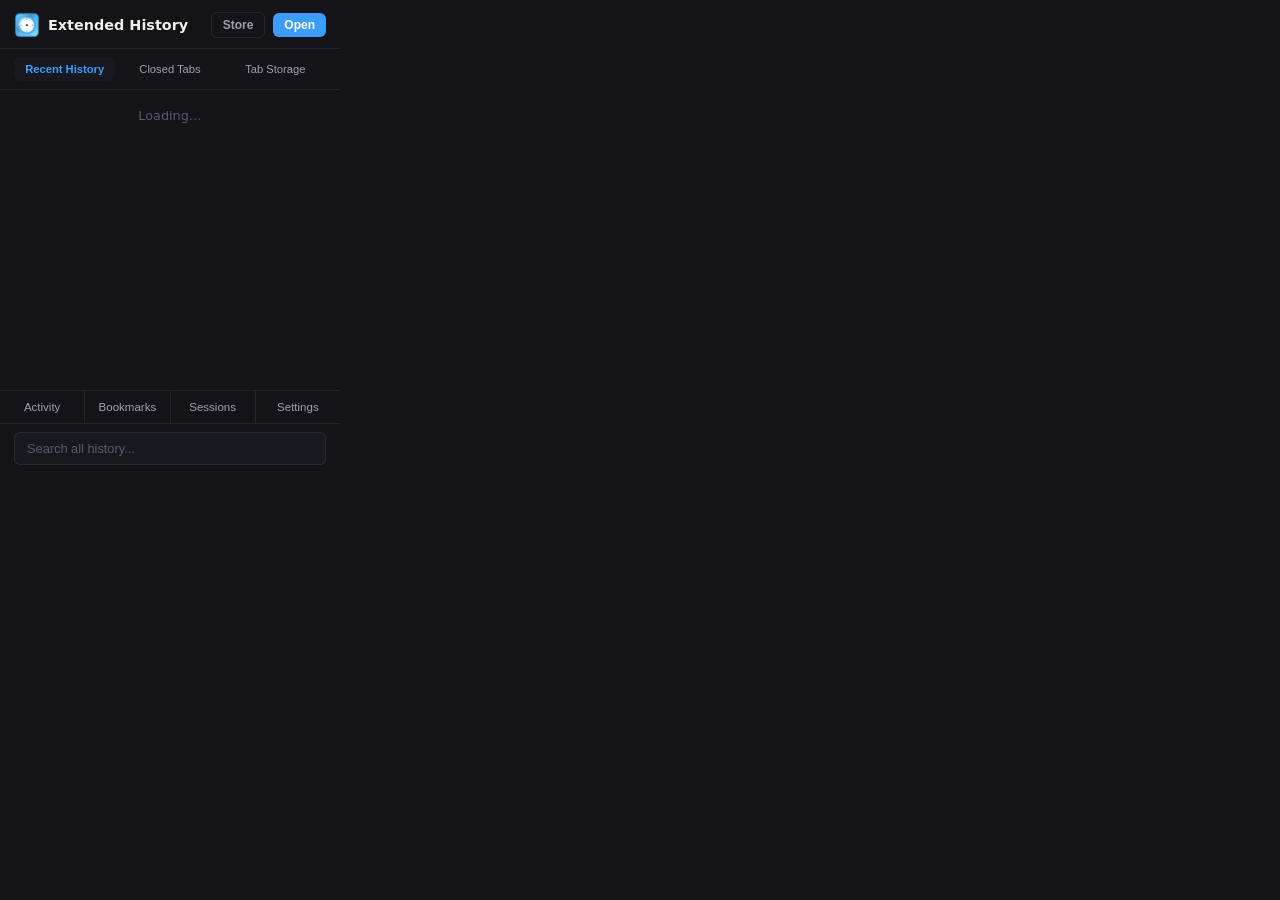
<file: html/popup.html>
<!DOCTYPE html>
<html lang="en" data-theme="dark" overflow-x-hidden>
<head>
<meta charset="utf-8"/>
<title>Extended History</title>
<script src="../js/theme-init.js"></script>
<style>
html{
  overflow-x: hidden;
}
:root { --accent:#3b9eff; }
[data-theme="dark"]  { --bg:#131318; --s1:#18181f; --s2:#1f1f28; --border:rgba(255,255,255,0.08); --text:#f0eee8; --text2:#a09eb0; --text3:#5a5870; }
[data-theme="light"] { --bg:#ffffff; --s1:#f5f5f7; --s2:#eeeef2; --border:rgba(0,0,0,0.08); --text:#111118; --text2:#555568; --text3:#aaaabc; }
*,*::before,*::after{box-sizing:border-box;margin:0;padding:0}
body { background:var(--bg); color:var(--text); font-family:system-ui,-apple-system,'Segoe UI',sans-serif; width:340px; font-size:13px; position:relative; }
/* Sidebar mode: loaded via chrome.sidePanel (popup.html?sidebar=1) — fill the
   full-height panel instead of the small fixed-size popup dropdown. */
body.sidebar-mode , body.flyout-mode { width:100%; max-width:none; height:100vh; display:flex; flex-direction:column; }
body.sidebar-mode .content-wrapper , body.flyout-mode .content-wrapper { flex:1; display:flex; flex-direction:column; min-height:0; }
body.sidebar-mode .content , body.flyout-mode .content {flex:1;max-height:none !important;min-height: 100%;}
body.sidebar-mode .search-list , body.flyout-mode .search-list { flex:1; max-height:none !important; min-height:0; }
body.sidebar-mode .tab-panel.active , body.flyout-mode .tab-panel.active { min-height:100%; }
/* Keep the title bar pinned at the top and never let it get squeezed by the
   flex column — same for the other fixed-height chrome (tabs, footer, search). */
body.sidebar-mode .header { display:none; }
body.sidebar-mode .hico, body.sidebar-mode .htitle { display:none; }
.sidebar-daynav { align-items:center; justify-content:flex-end; padding:10px 14px; border-bottom:1px solid var(--border); flex-shrink:0;}
.sdn-left { display:flex; align-items:center; gap:4px;flex-grow: 1; }
.sdn-arrow { width:26px; height:26px; background:transparent; border:1.5px solid var(--accent); border-radius:6px; color:var(--accent); font-size:0.95rem; cursor:pointer; display:flex; align-items:center; justify-content:center; transition:all 0.15s; }
.sdn-arrow:hover { background:var(--accent); color:#fff; transform:translateY(-1px); }
.sdn-arrow:active { transform:translateY(0); }
.sdn-arrow:disabled { opacity:0.7; cursor:default; border-color:var(--border); color:var(--text3); }
.sdn-arrow:disabled:hover { background:transparent; color:var(--text2); transform:none; }
.sdn-datelabel { padding:5px 10px; margin-left:4px; background:transparent; border:1px solid var(--border); border-radius:6px; color:var(--text); font-size:0.78rem; font-weight:600; cursor:pointer; transition:all 0.1s; }
.sdn-datelabel:hover { border-color:var(--accent); color:var(--accent); }
.sdn-clear { width:24px; height:24px; margin-left:4px; background:transparent; border:1px solid var(--border); border-radius:6px; color:var(--text2); font-size:0.7rem; cursor:pointer; display:flex; align-items:center; justify-content:center; transition:all 0.15s; flex-shrink:0; }
.sdn-clear:hover:not(:disabled) { border-color:var(--accent); color:var(--accent); transform:translateY(-1px); }
.sdn-clear:active:not(:disabled) { transform:translateY(0); }
.sdn-clear:disabled { opacity:0.65; cursor:default; }
.sdn-right { display:flex; align-items:center; gap:6px; align-self: flex-end; }

/* ── Custom calendar (sidebar day picker) ─────────────────────────────────── */
.sdn-cal-overlay { display:none; position:fixed; inset:0; background:rgba(0,0,0,0.45); z-index:500; align-items:flex-start; justify-content:center; padding-top:52px; }
.sdn-cal-overlay.active { display:flex; }
.sdn-cal { background:var(--bg); border:1px solid var(--border); border-radius:12px; width:260px; padding:12px; box-shadow:0 16px 48px rgba(0,0,0,0.4); user-select:none; }
.sdn-cal-header { display:flex; align-items:center; justify-content:space-between; margin-bottom:10px; }
.sdn-cal-nav { width:26px; height:26px; background:transparent; border:1.5px solid var(--accent); border-radius:6px; color:var(--accent); cursor:pointer; display:flex; align-items:center; justify-content:center; font-size:0.9rem; transition:all 0.15s; }
.sdn-cal-nav:hover { background:var(--accent); color:#fff; }
.sdn-cal-title { background:transparent; border:none; color:var(--text); font-size:0.85rem; font-weight:700; cursor:pointer; padding:4px 10px; border-radius:6px; transition:all 0.15s; }
.sdn-cal-title:hover { background:var(--s1); color:var(--accent); }
.sdn-cal-weekdays { display:grid; grid-template-columns:repeat(7,1fr); margin-bottom:4px; }
.sdn-cal-weekdays span { text-align:center; font-size:0.65rem; color:var(--text3); font-weight:600; padding:4px 0; }
.sdn-cal-days { display:grid; grid-template-columns:repeat(7,1fr); gap:2px; }
.sdn-cal-day {aspect-ratio:1;display:flex;align-items:center;justify-content:center;font-size:0.78rem;color:var(--text);background:transparent;border:none;border-radius:8px;cursor:pointer;transition:all 0.15s;}
.sdn-cal-day:hover:not(:disabled) { background:var(--s1); color:var(--accent); transform:scale(1.08); }
.sdn-cal-day.today { color:var(--accent); font-weight:700; box-shadow:inset 0 0 0 1.5px var(--accent); }
.sdn-cal-day.selected { background:var(--accent); color:#fff; font-weight:700; }
.sdn-cal-day.selected:hover { background:var(--accent); color:#fff; transform:scale(1.08); }
.sdn-cal-day.other-month { color:var(--text3); opacity:0.4; }
.sdn-cal-day:disabled { color:var(--text3); opacity:0.25; cursor:default; }
.sdn-cal-months { display:grid; grid-template-columns:repeat(3,1fr); gap:6px; }
.sdn-cal-month { padding:14px 4px; font-size:0.8rem; color:var(--text); background:transparent; border:1px solid var(--border); border-radius:8px; cursor:pointer; transition:all 0.15s; text-align:center; }
.sdn-cal-month:hover:not(:disabled) { border-color:var(--accent); color:var(--accent); background:var(--s1); transform:scale(1.03); }
.sdn-cal-month.cur { border-color:var(--accent); color:var(--accent); font-weight:700; }
.sdn-cal-month:disabled { color:var(--text3); opacity:0.3; cursor:default; }
body.sidebar-mode .tabs,
body.flyout-mode .tabs,
body.sidebar-mode .sel-mode-row,
body.flyout-mode .sel-mode-row,
body.sidebar-mode .footer,
body.flyout-mode .footer,
body.sidebar-mode .search-bar,
body.flyout-mode .tabs,
body.flyout-mode .sel-mode-row,
body.flyout-mode .footer,
body.flyout-mode .search-bar { flex-shrink:0; }
.header { display:flex; align-items:center; gap:8px; padding:12px 14px 10px; border-bottom:1px solid var(--border); }
.hico { width:26px;height:26px; background:linear-gradient(135deg,var(--accent),var(--accent2)); border-radius:6px; display:flex;align-items:center;justify-content:center; font-size:13px; }
.htitle { font-weight:600; font-size:0.9rem; flex:1; }
.open-btn { padding:5px 11px; background:var(--accent); border:none; border-radius:6px; color:#fff; font-size:0.75rem; font-weight:600; cursor:pointer; }
.store-btn { padding:5px 11px; background:transparent; border:1px solid var(--border); border-radius:6px; color:var(--text2); font-size:0.75rem; font-weight:600; cursor:pointer; transition:all 0.1s; }
.store-btn:hover { border-color:var(--accent); color:var(--accent); }
/* Quick Filters ("F") button + dropdown, next to Store */
.qf-wrap { position:relative; }
.qf-btn { min-width:26px; padding:5px 9px; display:inline-flex; align-items:center; justify-content:center; }
.qf-btn svg { display:block; }
.qf-btn.qf-active { background:var(--accent); border-color:var(--accent); color:#fff; }
.qf-dropdown { display:none; position:fixed; width:220px; max-height:260px; overflow-y:auto; background:var(--s1); border:1px solid var(--border); border-radius:8px; box-shadow:0 10px 28px rgba(0,0,0,0.4); z-index:99999; padding:4px; }
.qf-dropdown.open { display:block; }
.qf-item { display:flex; align-items:center; gap:6px; padding:7px 9px; border-radius:6px; font-size:0.76rem; color:var(--text); cursor:pointer; }
.qf-item span:last-child { flex:1; min-width:0; white-space:nowrap; overflow:hidden; text-overflow:ellipsis; }
.qf-item:hover { background:var(--s2); }
.qf-item.qf-item-active { color:var(--accent); font-weight:600; }
.qf-item-check { width:12px; flex-shrink:0; font-size:0.7rem; color:var(--accent); }
.qf-divider { height:1px; background:var(--border); margin:4px 2px; }
.qf-empty { padding:10px 9px; font-size:0.72rem; color:var(--text3); text-align:center; line-height:1.4; }
.qf-manage-link { display:block; text-align:center; padding:7px 9px; margin-top:2px; border-radius:6px; font-size:0.72rem; color:var(--text2); cursor:pointer; }
.qf-manage-link:hover { background:var(--s2); color:var(--accent); }
.tabs { display:flex; gap:4px; padding:8px 14px; background:var(--bg); border-bottom:1px solid var(--border); transition:opacity 0.2s, transform 0.2s; }
.tabs.hidden { opacity:0; transform:scaleY(0); height:0; overflow:hidden; padding:0; border:none; }
.tab { flex:1; padding:6px 4px; background:transparent; border:none; border-radius:6px; color:var(--text2); font-size:0.7rem; font-weight:500; cursor:pointer; transition:color 0.15s; text-align:center; }
.tab:hover { background:var(--s1); color:var(--text); }
.tab.active { background:var(--s1); color:var(--accent); font-weight:600; }
/* Selection mode tab row */
.sel-mode-row { display:none; gap:6px; padding:8px 14px; background:var(--bg); border-bottom:1px solid var(--border); }
.sel-mode-row:not(.hidden) { display:flex; }
.sel-mode-btn { flex:1; padding:6px 8px; border:1px solid var(--border); border-radius:6px; color:var(--text2); font-size:0.72rem; font-weight:600; cursor:pointer; background:transparent; transition:all 0.1s; }
.sel-mode-btn:hover { border-color:var(--accent); color:var(--accent); }
.sel-mode-btn.del { border-color:rgba(224,82,82,0.4); color:#e05252; }
.sel-mode-btn.del:hover { background:rgba(224,82,82,0.12); }
/* Selection mode item styles */
.ritem-check { display:none; width:16px; height:16px; border-radius:50%; border:1.5px solid var(--text3); flex-shrink:0; align-items:center; justify-content:center; font-size:0.6rem; color:transparent; transition:all 0.12s; }
.ritem.sel-mode .ritem-check { display:flex; }
.ritem.sel-checked .ritem-check { background:var(--accent); border-color:var(--accent); color:#fff; }
.ritem.sel-mode { cursor:default; user-select:none; }
.ritem.sel-checked { background:rgba(59,158,255,0.08); }
.content-wrapper { position:relative; contain: content; }
.content { max-height:320px; overflow-y:auto; scrollbar-width:auto; scrollbar-color:var(--s2) transparent; }
.content::-webkit-scrollbar { width:10px; }
.content::-webkit-scrollbar-track { background:transparent; }
.content::-webkit-scrollbar-thumb { background:var(--s2); border-radius:5px; }
.tab-panel { display:none;min-height: 300px; }
.tab-panel.active { display:block; }
.ritem {display:flex;align-items:center;gap:9px;padding:8px 14px;border-bottom:1px solid var(--border);cursor:pointer;text-decoration:none;color:inherit;}
.ritem:hover { background:var(--s1); }
.rfav { width:14px;height:14px;border-radius:3px;flex-shrink:0; }
.rbody { flex:1; min-width:0; }
.rtitle { font-size:0.8rem; color:var(--text); white-space:nowrap;overflow:hidden;text-overflow:ellipsis; }
.rtime  { font-size:0.65rem; color:var(--text3); flex-shrink:0; font-family:monospace; }
.rurl   { font-size:0.65rem; color:var(--text2); white-space:nowrap; overflow:hidden; text-overflow:ellipsis; margin-top:1px; }
.loading { padding:18px 14px; color:var(--text3); font-size:0.8rem; text-align:center; }
.empty { padding:18px 14px; color:var(--text3); font-size:0.8rem; text-align:center; }
.search-overlay { position:absolute !important; top:0; left:0; right:0; bottom:0; background:var(--bg); z-index:100; display:flex; flex-direction:column; transform:translateX(100%); transition:transform 0.25s cubic-bezier(0.4, 0, 0.2, 1); visibility:hidden; }
.search-overlay.active { transform:translateX(0); visibility:visible; }
.search-header { padding:10px 14px; border-bottom:1px solid var(--border); display:flex; align-items:center; justify-content:space-between; }
.search-title { font-size:0.8rem; font-weight:600; color:var(--text2); }
.search-list { flex:1; overflow-y:auto; scrollbar-width:auto; scrollbar-color:var(--s2) transparent; max-height:320px; }
.search-list::-webkit-scrollbar { width:10px; }
.search-list::-webkit-scrollbar-track { background:transparent; }
.search-list::-webkit-scrollbar-thumb { background:var(--s2); border-radius:5px; }
.search-bar { padding:8px 14px; background:var(--bg); border-top:1px solid var(--border); position:relative; }
.search-input { width:100%; padding:8px 32px 8px 12px; background:var(--s1); border:1px solid var(--border); border-radius:6px; color:var(--text); font-size:0.8rem; outline:none; transition:border-color 0.15s; }
.search-input:focus { border-color:var(--accent); }
.search-input::placeholder { color:var(--text3); }
.search-clear { position:absolute; right:22px; top:50%; transform:translateY(-50%); background:none; border:none; color:var(--text3); font-size:1rem; cursor:pointer; padding:4px; display:none; line-height:1; }
.search-clear.visible { display:block; }
.search-clear:hover { color:var(--text); }
.footer { display:flex; gap:0; border-top:1px solid var(--border); position:relative; }
.flink { flex:1; padding:10px 8px; text-align:center; font-size:0.72rem; color:var(--text2); cursor:pointer; border:none; background:none; transition:all 0.1s; }
.flink:hover { background:var(--s1); color:var(--accent); }
.flink + .flink { border-left:1px solid var(--border); }
/* Tab Storage subviews */
.ts-view { display:none; width:100%; }
.ts-view.active { display:block; }
.ts-quick-item { display:flex; align-items:center; gap:9px; padding:8px 14px; border-bottom:1px solid var(--border); cursor:pointer; transition:background 0.08s; }
.ts-quick-item:hover { background:var(--s1); }
.ts-quick-item.stored { opacity:0.4; cursor:default; }
.ts-quick-item.stored:hover { background:transparent; }
.ts-quick-fav { width:14px; height:14px; border-radius:3px; flex-shrink:0; }
.ts-quick-title { flex:1; font-size:0.8rem; color:var(--text); white-space:nowrap; overflow:hidden; text-overflow:ellipsis; }
.ts-quick-badge { font-size:0.63rem; color:var(--text3); flex-shrink:0; padding:1px 5px; border:1px solid var(--border); border-radius:3px; }
/* Most visited sub-view */
.mv-row { display:flex; align-items:center; gap:9px; padding:7px 14px; border-bottom:1px solid var(--border); }
.mv-rank { font-size:0.62rem; color:var(--text3); font-family:monospace; width:16px; text-align:right; flex-shrink:0; }
.mv-fav { width:14px; height:14px; border-radius:3px; flex-shrink:0; }
.mv-domain { flex:1; font-size:0.8rem; color:var(--text); white-space:nowrap; overflow:hidden; text-overflow:ellipsis; }
.mv-count { font-size:0.65rem; color:var(--text3); flex-shrink:0; font-family:monospace; }
</style>
</head>
<body>
<div class="header">
  <img src="/icons/icon128.png" class="hico">
  <div class="htitle">Extended History</div>
  <div class="qf-wrap" id="qfWrap" style="display:none">
    <button class="store-btn qf-btn" id="qfBtn" title="Quick Filters" data-i18n-title="quick_filters"><svg width="13" height="13" viewBox="0 0 24 24" fill="none" stroke="currentColor" stroke-width="2.4" stroke-linecap="round" stroke-linejoin="round"><polygon points="22 3 2 3 10 12.46 10 19 14 21 14 12.46 22 3"></polygon></svg></button>
    <div class="qf-dropdown" id="qfDropdown"></div>
  </div>
  <button class="store-btn" id="storeBtn" data-i18n-key="pop_store">Store</button>
  <button class="open-btn" id="openBtn" data-i18n-key="pop_open">Open</button>
</div>
<!-- Sidebar-mode only: prev/next day nav + date label on the left, Store/Open
     (relocated from the header, which is hidden in sidebar mode) on the right.
     Only ever shown while on the Recent History sub-view — see popup.js. -->
<div class="sidebar-daynav" id="sidebarDayNav" style="display:none">
  <div class="sdn-left">
    <button class="sdn-arrow" id="sdnPrev" title="Previous day" data-i18n-title="pop_prev_day">‹</button>
    <button class="sdn-arrow" id="sdnNext" title="Next day" data-i18n-title="pop_next_day">›</button>
    <button class="sdn-datelabel" id="sdnDateLabel">Today</button>
    <button class="sdn-clear" id="sdnClear" title="Clear search &amp; reset to today" data-i18n-title="pop_clear_search">✕</button>
  </div>
  <div class="sdn-right" id="sdnRight"></div>
</div>
<div class="sdn-cal-overlay" id="sdnCalOverlay">
  <div class="sdn-cal" id="sdnCal">
    <div class="sdn-cal-header">
      <button class="sdn-cal-nav" id="sdnCalPrev">‹</button>
      <button class="sdn-cal-title" id="sdnCalTitle">August 2026</button>
      <button class="sdn-cal-nav" id="sdnCalNext">›</button>
    </div>
    <div class="sdn-cal-weekdays" id="sdnCalWeekdays">
      <span>S</span><span>M</span><span>T</span><span>W</span><span>T</span><span>F</span><span>S</span>
    </div>
    <div class="sdn-cal-days" id="sdnCalDays"></div>
    <div class="sdn-cal-months" id="sdnCalMonths" style="display:none"></div>
  </div>
</div>
<div class="tabs" id="tabsRow">
  <button class="tab active" data-tab="history" id="historyTab" data-i18n-key="pop_recent_history">Recent History</button>
  <button class="tab" data-tab="tabs" data-i18n-key="pop_closed_tabs">Closed Tabs</button>
  <button class="tab" data-tab="tabstorage" data-i18n-key="tab_storage">Tab Storage</button>
</div>
<div class="sel-mode-row hidden" id="selModeRow">
  <button class="sel-mode-btn" id="selUnselectBtn" data-i18n-key="pop_unselect_all">Unselect All</button>
  <button class="sel-mode-btn del" id="selDelBtn" data-i18n-key="delete">Delete</button>
</div>
<div class="sel-mode-row hidden" id="tsModeRow">
  <button class="sel-mode-btn" id="tsUnselectBtn" data-i18n-key="pop_unselect_all">Unselect All</button>
  <button class="sel-mode-btn" id="tsUnstoreBtn" data-i18n-key="restore">Restore</button>
  <button class="sel-mode-btn del" id="tsDeleteBtn" data-i18n-key="delete">Delete</button>
</div>
<div class="sel-mode-row hidden" id="srchModeRow">
  <button class="sel-mode-btn" id="srchSelAllBtn" data-i18n-key="pop_select_all">Select All</button>
  <button class="sel-mode-btn del" id="srchDelBtn" data-i18n-key="delete">Delete</button>
</div>
<div class="content-wrapper">
  <div class="content" id="mainContent">
    <div class="tab-panel active" id="panel-history">
      <div class="ts-view active" id="h-recent"><div id="recent"><div class="loading" data-i18n-key="pop_start_typing">Loading…</div></div></div>
      <div class="ts-view" id="h-mostvisited"><div id="mvPopup"><div class="loading" data-i18n-key="loading">Loading…</div></div></div>
    </div>
    <div class="tab-panel" id="panel-tabs">
      <div id="recentTabs"><div class="loading" data-i18n-key="loading">Loading…</div></div>
    </div>
     <div class="tab-panel" id="panel-tabstorage">
      <!-- Stored tabs view (default, left click) -->
      <div class="ts-view active" id="ts-stored">
        <div id="tabStoragePopup"><div class="loading" data-i18n-key="loading">Loading…</div></div>
      </div>
      <!-- Quick-store view (right click) -->
      <div class="ts-view" id="ts-quickstore">
        <div id="ts-quickstore-list"></div>
      </div>
    </div>
  </div>
  <div class="search-overlay" id="searchOverlay">
    <div class="search-header">
      <span class="search-title" data-i18n-key="pop_search_results">Search Results</span>
    </div>
    <div class="search-list" id="searchResults">
      <div class="loading">Start typing to search...</div>
    </div>
  </div>
</div>
<div class="footer">
  <button class="flink" data-panel="activity" data-i18n-key="activity">Activity</button>
  <button class="flink" data-panel="bookmarks" data-i18n-key="bookmarks">Bookmarks</button>
  <button class="flink" data-panel="sessions" title="Right-click to export latest session" data-i18n-title="pop_export_session_title" data-i18n-key="sessions">Sessions</button>
  <button class="flink" data-panel="settings" data-i18n-key="settings">Settings</button>
</div>
<div class="search-bar">
  <input type="text" class="search-input" id="searchInput" placeholder="Search all history...">
  <button class="search-clear" id="searchClear">✕</button>
</div>
<script src="../js/i18n-core.js"></script>
<script src="../js/lock.js"></script>
<script src="../js/quick-filters.js"></script>
<script src="../js/popup.js"></script>
<script src="../js/ui-translate.js"></script>
</body>
</html>
</file>
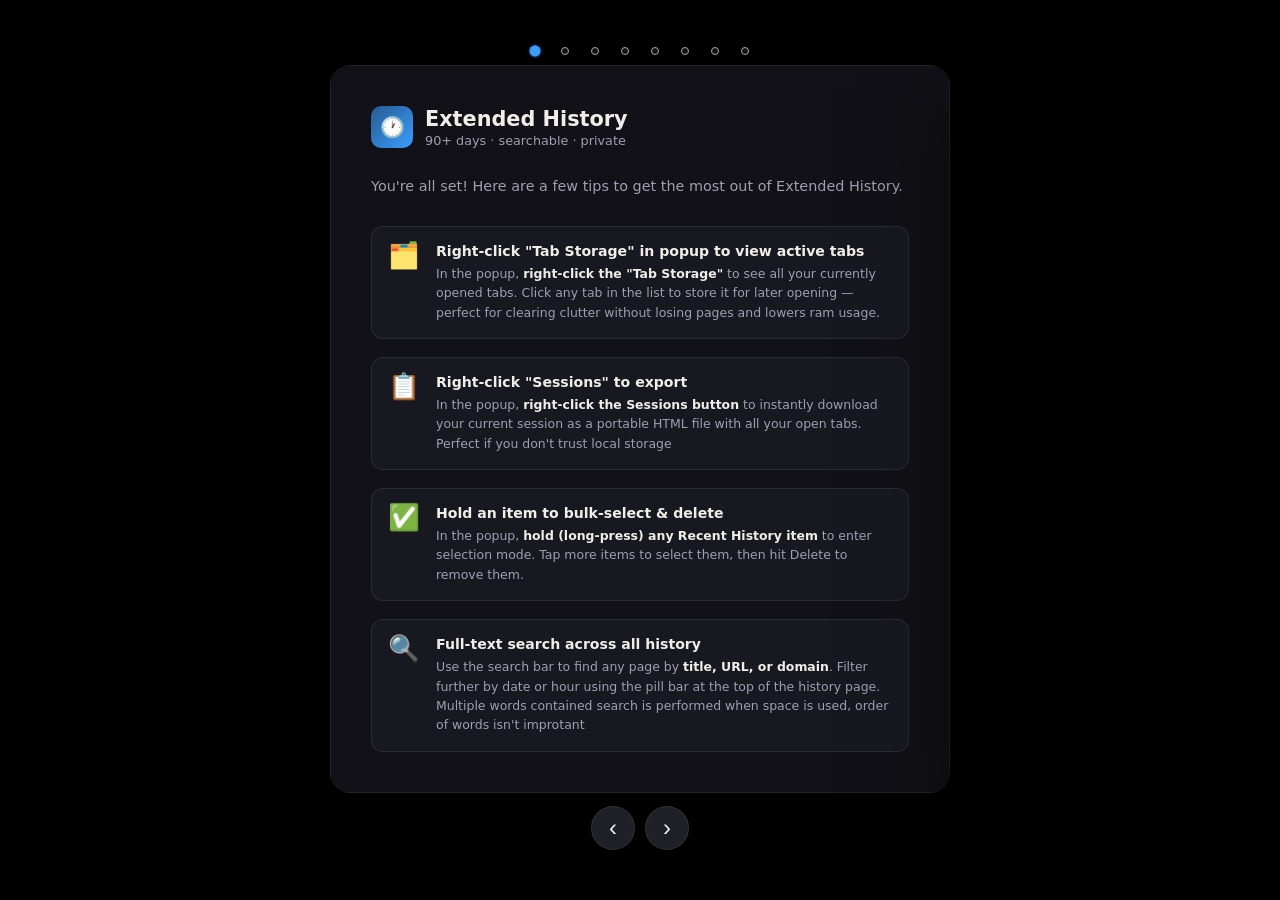
<file: html/tutorial.html>
<!DOCTYPE html>
<html lang="en">
<head>
<meta charset="utf-8"/>
<title>Welcome to Extended History</title>
<style>
*,*::before,*::after{box-sizing:border-box;margin:0;padding:0}
html,body{height:100%;}
:root{--accent:#3b9eff;--bg:#0d0d12;--s1:#18181f;--s2:#1f1f28;--border:rgba(255,255,255,0.08);--text:#f0eee8;--text2:#a09eb0;--text3:#5a5870;}
body{background: #000000;color:var(--text);font-family:system-ui,-apple-system,'Segoe UI',sans-serif;height:100%;width:100%;overflow:hidden;display:flex;flex-direction:column;align-items:center;justify-content:center;padding:16px;origin:center center;}
.page-wrap{display:flex;align-items:center;gap:14px;max-width:620px;width:100%;/* height: 95%; */}
.viewport{flex:1;min-width:0;overflow:hidden;border-radius:20px;}
.track{display:flex;transition:transform 0.35s cubic-bezier(0.4,0,0.2,1);}
.card{flex: 0 0 100%;width:100%;box-sizing:border-box;background: #18181fbd;border:1px solid var(--border);padding:40px;box-shadow:0 24px 80px rgba(0,0,0,0.5);}
.logo{display:flex;align-items:center;gap:12px;margin-bottom:28px;}
.logo-icon{width:42px;height:42px;background: linear-gradient(135deg, #3b9eff85, var(--accent));border-radius:10px;display:flex;align-items:center;justify-content:center;font-size:20px;flex-shrink:0;}
.logo-title{font-size:1.3rem;font-weight:700;}
.logo-sub{font-size:0.8rem;color:var(--text2);margin-top:2px;}
.welcome-text{font-size:0.9rem;color:var(--text2);margin-bottom:28px;line-height:1.5;}
.tips{display:flex;flex-direction:column;gap:18px;}
.tip{display:flex;gap:16px;align-items:flex-start;background: #1f1f288f;border:1px solid var(--border);border-radius:12px;padding:16px;}
.tip-icon{font-size:1.6rem;flex-shrink:0;line-height:1;}
.tip-title{font-weight:600;font-size:0.88rem;margin-bottom:5px;}
.tip-desc{font-size:0.78rem;color:var(--text2);line-height:1.55;}
.tip-desc strong{color:var(--text);font-weight:600;}
.cta{width:100%;padding:13px;background:var(--accent);border:none;border-radius:10px;color:#fff;font-size:0.95rem;font-weight:700;cursor:pointer;transition:opacity 0.15s;letter-spacing:0.01em;}
.cta:hover{opacity:0.88;}
.divider{height:1px;background:var(--border);margin:24px 0;}
.shortcut-grid{display:grid;grid-template-columns:1fr 1fr;gap:10px;margin-bottom:0;}
.shortcut{background:var(--s2);border:1px solid var(--border);border-radius:8px;padding:12px 14px;}
.shortcut-key{font-size:0.7rem;color:var(--accent);font-weight:700;font-family:monospace;margin-bottom:4px;}
.shortcut-desc{font-size:0.75rem;color:var(--text2);}
/* Carousel arrows + dots */
.nav-arrow{flex-shrink:0;width:44px;height:44px;border-radius:50%;border:1px solid var(--border);background:var(--s2);color:var(--text);font-size:1.5rem;line-height:1;cursor:pointer;display:flex;align-items:center;justify-content:center;transition:background 0.15s,border-color 0.15s,color 0.15s,transform 0.1s;margin: 5px;}
.nav-arrow:hover{background:var(--s1);border-color:var(--accent);color:var(--accent);}
.nav-arrow:active{transform:scale(0.92);}
.nav-arrow:focus-visible{outline:2px solid var(--accent);outline-offset:2px;}
.dots{display:flex;justify-content:center;gap: 2px;}
.dot{width:8px;height:8px;padding:0;margin: 10px;border:none;border-radius: 100%;background:var(--border);cursor:pointer;transition:background 0.15s,transform 0.15s;border: 1px solid #a8a8a8;}
.dot:hover{background:var(--text3);}
.dot.active{background:var(--accent);transform:scale(1.35);box-shadow: 0px 0px 2px 0px #3a9eff;border: none !important;}
@media (max-width:560px){
  .nav-arrow{width:36px;height:36px;font-size:1.25rem;}
  .card{padding:28px 22px;}
}
#stage{height: 100%; align-content: center;}
</style>
</head>
<body>
<div id="stage" >
  <div class="dots" id="dots"></div>
<div class="page-wrap">
 

  <div class="viewport">
    <div class="track" id="track">

      <!-- Card 1: Welcome -->
      <div class="card">
        <div class="logo">
          <div class="logo-icon">🕐</div>
          <div>
            <div class="logo-title">Extended History</div>
            <div class="logo-sub">90+ days · searchable · private</div>
          </div>
        </div>

        <p class="welcome-text">You're all set! Here are a few tips to get the most out of Extended History.</p>

        <div class="tips">
          <div class="tip">
            <div class="tip-icon">🗂️</div>
            <div>
              <div class="tip-title">Right-click "Tab Storage" in popup to view active tabs </div>
              <div class="tip-desc">In the popup, <strong>right-click the "Tab Storage"</strong> to see all your currently opened tabs. Click any tab in the list to store it for later opening — perfect for clearing clutter without losing pages and lowers ram usage.</div>
            </div>
          </div>
          <div class="tip">
            <div class="tip-icon">📋</div>
            <div>
              <div class="tip-title">Right-click "Sessions" to export</div>
              <div class="tip-desc">In the popup, <strong>right-click the Sessions button</strong> to instantly download your current session as a portable HTML file with all your open tabs. Perfect if you don't trust local storage</div>
            </div>
          </div>
          <div class="tip">
            <div class="tip-icon">✅</div>
            <div>
              <div class="tip-title">Hold an item to bulk-select &amp; delete</div>
              <div class="tip-desc">In the popup, <strong>hold (long-press) any Recent History item</strong> to enter selection mode. Tap more items to select them, then hit Delete to remove them.</div>
            </div>
          </div>
          <div class="tip">
            <div class="tip-icon">🔍</div>
            <div>
              <div class="tip-title">Full-text search across all history</div>
              <div class="tip-desc">Use the search bar to find any page by <strong>title, URL, or domain</strong>. Filter further by date or hour using the pill bar at the top of the history page. Multiple words contained search is performed when space is used, order of words isn't improtant</div>
            </div>
          </div>
        </div>
      </div>

      <!-- Card 2: Omnibox -->
      <div class="card">
        <div class="logo">
          <div class="logo-icon">🔎</div>
          <div>
            <div class="logo-title">Search from the address bar</div>
            <div class="logo-sub">Omnibox · type "q" then Tab</div>
          </div>
        </div>

        <p class="welcome-text">Extended History plugs straight into Edge's address bar, so you can search your <strong>full</strong> history — not just Edge's own, capped-90-days one — without opening the popup at all.</p>

        <div class="tips">
          <div class="tip">
            <div class="tip-icon">⌨️</div>
            <div>
              <div class="tip-title">Type "q" then Tab or Space</div>
              <div class="tip-desc">Click the address bar, type <strong>q</strong>, then press <strong>Tab</strong> (or Space). The bar switches to "Search Extended History" — keep typing to see matches from your whole history.</div>
            </div>
          </div>
          <div class="tip">
            <div class="tip-icon">🎯</div>
            <div>
              <div class="tip-title">Smart ranking, not just recency</div>
              <div class="tip-desc">Domain and title matches are ranked above things buried in a URL, and a domain-only search (like <strong>github</strong>) surfaces that site's <strong>most-visited</strong> pages first, not just whatever you opened most recently.</div>
            </div>
          </div>
          <div class="tip">
            <div class="tip-icon">↩️</div>
            <div>
              <div class="tip-title">Arrow keys + Enter to jump</div>
              <div class="tip-desc">Use the down arrow to pick a suggestion and hit <strong>Enter</strong> to open it directly — or just press Enter with nothing selected to go straight to the best match.</div>
            </div>
          </div>
        </div>
      </div>

      <!-- Card 3: Auto Tab Storage -->
      <div class="card">
        <div class="logo">
          <div class="logo-icon">🗂️</div>
          <div>
            <div class="logo-title">Auto-store idle tabs</div>
            <div class="logo-sub">Settings → Tab Storage</div>
          </div>
        </div>

        <p class="welcome-text">Got a browser full of tabs you're not actually looking at? Extended History can tuck them away on its own, so you don't have to.</p>

        <div class="tips">
          <div class="tip">
            <div class="tip-icon">💤</div>
            <div>
              <div class="tip-title">Turn it on in Settings</div>
              <div class="tip-desc">Open the History page → <strong>Settings → Tab Storage</strong>, and enable <strong>"Auto-store idle tabs"</strong>.</div>
            </div>
          </div>
          <div class="tip">
            <div class="tip-icon">⏱️</div>
            <div>
              <div class="tip-title">Set an idle threshold</div>
              <div class="tip-desc">Choose how many hours a tab can sit unfocused before it gets stored — <strong>6 hours</strong> by default, adjustable from 1 to 168.</div>
            </div>
          </div>
          <div class="tip">
            <div class="tip-icon">♻️</div>
            <div>
              <div class="tip-title">Nothing is lost, RAM is</div>
              <div class="tip-desc">The tab is closed and saved to <strong>Tab Storage</strong>, ready to reopen any time — you just get the RAM back until you actually need the page again.</div>
            </div>
          </div>
        </div>
      </div>

      <!-- Card 4: History Locking -->
      <div class="card">
        <div class="logo">
          <div class="logo-icon">🔒</div>
          <div>
            <div class="logo-title">Lock your history</div>
            <div class="logo-sub">Password-protect everything</div>
          </div>
        </div>

        <p class="welcome-text">Handing your laptop to someone else for a minute? Locking encrypts your entire history at rest and clears it from Edge's own native history too.</p>

        <div class="tips">
          <div class="tip">
            <div class="tip-icon">🔑</div>
            <div>
              <div class="tip-title">Lock with a password</div>
              <div class="tip-desc">Click the <strong>🔒 Lock</strong> button in the sidebar, set a password, and your history is encrypted — the browser's native history is cleared at the same time.</div>
            </div>
          </div>
          <div class="tip">
            <div class="tip-icon">🧩</div>
            <div>
              <div class="tip-title">Optional extras when locking</div>
              <div class="tip-desc">You can also <strong>log out everywhere</strong> (clears cookies/site data), <strong>hide bookmarks</strong> while locked, or <strong>keep saving</strong> new history in the background so it merges back in — instead of being lost — when you unlock.</div>
            </div>
          </div>
          <div class="tip">
            <div class="tip-icon">⚠️</div>
            <div>
              <div class="tip-title">No password, no recovery</div>
              <div class="tip-desc">If you forget the password, the encrypted history <strong>cannot be recovered</strong> — export a backup first if you're not sure.</div>
            </div>
          </div>
        </div>
      </div>

      <!-- Card 5: Calendar Mode -->
      <div class="card">
        <div class="logo">
          <div class="logo-icon">📅</div>
          <div>
            <div class="logo-title">Calendar mode</div>
            <div class="logo-sub">Settings → UI calendar mode</div>
          </div>
        </div>

        <p class="welcome-text">Prefer picking an exact date over scrolling through pills one by one? Calendar mode swaps the date/hour pill bar for a full calendar sidebar.</p>

        <div class="tips">
          <div class="tip">
            <div class="tip-icon">📆</div>
            <div>
              <div class="tip-title">Turn it on in Settings</div>
              <div class="tip-desc">Go to <strong>Settings</strong> and enable <strong>"UI calendar mode"</strong> — the pill bar on the History page is replaced by a calendar on the right.</div>
            </div>
          </div>
          <div class="tip">
            <div class="tip-icon">🗓️</div>
            <div>
              <div class="tip-title">Jump to any day, month, or year</div>
              <div class="tip-desc">Pick a date directly from the calendar instead of clicking pill-by-pill back through your history.</div>
            </div>
          </div>
          <div class="tip">
            <div class="tip-icon">🕒</div>
            <div>
              <div class="tip-title">Still down to the hour</div>
              <div class="tip-desc">Once you land on a day, you can still narrow to a specific hour — same as the pill bar let you do.</div>
            </div>
          </div>
        </div>
      </div>

      <!-- Card 6: Wallpaper Mode -->
      <div class="card">
        <div class="logo">
          <div class="logo-icon">🖼️</div>
          <div>
            <div class="logo-title">Wallpaper mode</div>
            <div class="logo-sub">Settings → Appearance</div>
          </div>
        </div>

        <p class="welcome-text">Make the History page feel like yours with a custom background and a frosted-glass look over the panels.</p>

        <div class="tips">
          <div class="tip">
            <div class="tip-icon">🖌️</div>
            <div>
              <div class="tip-title">Pick an image</div>
              <div class="tip-desc">In <strong>Settings → Appearance</strong>, turn on <strong>Wallpaper Mode</strong> and either upload your own image or pull a random high-res photo from <strong>Unsplash</strong>.</div>
            </div>
          </div>
          <div class="tip">
            <div class="tip-icon">🎚️</div>
            <div>
              <div class="tip-title">Tune it to taste</div>
              <div class="tip-desc">Adjust the <strong>wallpaper opacity</strong>, the dark/light <strong>overlay</strong>, and the background <strong>blur</strong> until the panels stay readable.</div>
            </div>
          </div>
          <div class="tip">
            <div class="tip-icon">🎲</div>
            <div>
              <div class="tip-title">Auto-randomize</div>
              <div class="tip-desc">Using Unsplash? Turn on <strong>auto-randomize</strong> to get a fresh photo every time you open the History page.</div>
            </div>
          </div>
        </div>
      </div>

      <!-- Card 7: Export -->
      <div class="card">
        <div class="logo">
          <div class="logo-icon">📤</div>
          <div>
            <div class="logo-title">Export</div>
            <div class="logo-sub">History · search results · time spent · encryption</div>
          </div>
        </div>

        <p class="welcome-text">Take your data with you. Everything can be exported, and encrypted if you want it private.</p>

        <div class="tips">
          <div class="tip">
            <div class="tip-icon">🗂️</div>
            <div>
              <div class="tip-title">Export your history</div>
              <div class="tip-desc">In <strong>Settings → Data</strong> use <strong>Export JSON</strong> for a full backup. You can also set up <strong>auto export</strong> to do it for you.</div>
            </div>
          </div>
          <div class="tip">
            <div class="tip-icon">🔎</div>
            <div>
              <div class="tip-title">Export only what you searched or filtered</div>
              <div class="tip-desc">Search, pick a date or hour, then press <strong>Export</strong> above the list to save <strong>just the matching entries</strong>. Time spent can be exported as a <strong>.csv</strong> from its own page.</div>
            </div>
          </div>
          <div class="tip">
            <div class="tip-icon">🔐</div>
            <div>
              <div class="tip-title">Encrypt your exports</div>
              <div class="tip-desc">Any history export can be <strong>encrypted with a password</strong>. Turn on <strong>"Always encrypt search/filtered exports"</strong> in Settings to do it automatically for searched/filtered exports.</div>
            </div>
          </div>
          <div class="tip">
            <div class="tip-icon">📖</div>
            <div>
              <div class="tip-title">Read it without importing</div>
              <div class="tip-desc">Open any export in <strong>Reading mode</strong> to browse it like normal history — <strong>no import needed</strong>. It works with <strong>encrypted</strong> files and <strong>searched/filtered</strong> exports too (you'll be asked for the password).</div>
            </div>
          </div>
        </div>
      </div>

      <!-- Card 8: Power tips -->
      <div class="card">
        <div class="logo">
          <div class="logo-icon">⚡</div>
          <div>
            <div class="logo-title">More handy tricks</div>
            <div class="logo-sub">Navigation · import · repair · readability</div>
          </div>
        </div>

        <p class="welcome-text">A few things that are easy to miss but make Extended History a lot nicer to use.</p>

        <div class="tips">
          <div class="tip">
            <div class="tip-icon">⏮️</div>
            <div>
              <div class="tip-title">Right-click the arrows to jump to the ends</div>
              <div class="tip-desc"><strong>Right-click the date switching arrows</strong> (or, in calendar mode, <strong>"Next date" / "Previous date"</strong>) to go straight to your <strong>oldest</strong> or <strong>newest</strong> history entry.</div>
            </div>
          </div>
          <div class="tip">
            <div class="tip-icon">📥</div>
            <div>
              <div class="tip-title">Import multiple files at once</div>
              <div class="tip-desc">When importing history, you can <strong>select several files at once</strong> instead of importing them one by one.</div>
            </div>
          </div>
          <div class="tip">
            <div class="tip-icon">🛠️</div>
            <div>
              <div class="tip-title">Broken database? It repairs itself</div>
              <div class="tip-desc">If the history database is damaged, it is <strong>repaired automatically</strong>. Please <strong>wait for it to finish</strong> — with 10 years of history or more, this can take a long time.</div>
            </div>
          </div>
          <div class="tip">
            <div class="tip-icon">🔠</div>
            <div>
              <div class="tip-title">Text hard to read?</div>
              <div class="tip-desc">Turn on <strong>High contrast mode</strong> or increase the <strong>font size</strong> in Settings.</div>
            </div>
          </div>
        </div>
      </div>

    </div>
  </div>


</div>
<div style="
    padding: 8px;
    display: flex;
    justify-content: center;
    flex-direction: row;
"><button class="nav-arrow" id="prevBtn" aria-label="Previous tip">‹</button><button class="nav-arrow" id="nextBtn" aria-label="Next tip">›</button></div></div>

<script src="/js/tutorial.js"></script>
</body>
</html>
</file>
<file: css/history.css>
/* ═══════════════════════════════════════════════════════════════════════════
   TOKENS — dark + light
═══════════════════════════════════════════════════════════════════════════ */
:root {
  --accent:  #3b9eff;
  --accent2: #2dd4a0;
  --r: 10px;
  --fsize: 15px;
  --font: system-ui, -apple-system, 'Segoe UI', sans-serif;
  --font-mono: 'Cascadia Code','Consolas','SF Mono','Menlo',monospace;
}

[data-theme="dark"] {
   --select-arrow: url("data:image/svg+xml,%3Csvg xmlns='http://www.w3.org/2000/svg' viewBox='0 0 12 8'%3E%3Cpath d='M1 1.5L6 6.5L11 1.5' stroke='%23a09eb0' stroke-width='1.6' fill='none' stroke-linecap='round' stroke-linejoin='round'/%3E%3C/svg%3E");
  --bg:      #0d0d10;
  --list-bg: #0d0d10; /* dark mode: the list is a step darker than the UI panels (--surf0) */
  --surf0:   #131318;
  --surf1:   #18181f;
  --surf2:   #1f1f28;
  --surf3:   #26262f;
  --border:  rgba(255,255,255,0.06);
  --border2: rgba(255,255,255,0.11);
  --text:    #f0eee8;
  --text2:   #a09eb0;
  --text3:   #5a5870;
  --text4: #787885;
  --day: #000000;
  --danger:  #f06060;
  --green:   #4dd890;
  --shadow:  rgba(0,0,0,0.5);
}

[data-theme="light"] {
  --select-arrow: url("data:image/svg+xml,%3Csvg xmlns='http://www.w3.org/2000/svg' viewBox='0 0 12 8'%3E%3Cpath d='M1 1.5L6 6.5L11 1.5' stroke='%23555568' stroke-width='1.6' fill='none' stroke-linecap='round' stroke-linejoin='round'/%3E%3C/svg%3E");
  --bg:      #ffffff;
  --list-bg: var(--surf0); /* light mode: the list is the same colour as the UI panels */
  --surf0:   #f8f8f8;
  --surf1:   #f9f9fb;
  --surf2:   #f0f0f4;
  --surf3:   #e8e8ee;
  --border:  rgba(0,0,0,0.07);
  --border2: rgba(0,0,0,0.13);
  --text:    #111118;
  --text2:   #555568;
  --text3:   #7e7e8d;
  --text4: #787885;
  --day: #ffffff;
  --danger:  #d94040;
  --green:   #22a860;
  --shadow:  rgba(0,0,0,0.12);
}

/* ═══ RESET & BASE ══════════════════════════════════════════════════════════ */
*,*::before,*::after { box-sizing: border-box; margin: 0; padding: 0; }
html { font-size: var(--fsize); scroll-behavior: smooth; }
body {
  background: var(--bg);
  color: var(--text);
  font-family: var(--font);
  height: 100vh;
  overflow: hidden;
  line-height: 1.5;
  -webkit-font-smoothing: antialiased;
  -moz-osx-font-smoothing: grayscale;
  position: relative;
}

[data-theme="light"] body { -webkit-font-smoothing: subpixel-antialiased; -moz-osx-font-smoothing: auto; }

/* Tell the browser which palette native controls (select popups, date
   pickers, scrollbars, etc.) should render in. Without this the OS falls
   back to a light-mode popup for <select>, regardless of our theme — which
   is why dropdown option lists showed white-on-white text in dark mode. */
[data-theme="dark"]  { color-scheme: dark; }
[data-theme="light"] { color-scheme: light; }

/* Background tint overlay */
[data-bg-tint="true"] body {
  background-color: var(--bg-tint, var(--bg));
}

button { cursor: pointer; font-family: inherit; font-size: inherit; }
input, select { font-family: inherit; font-size: inherit; }
a { color: inherit; text-decoration: none; }

/* ═══ LAYOUT ════════════════════════════════════════════════════════════════ */
.layout { display: flex; height: 100vh; overflow: hidden; }

/* ── Sidebar ── */
.sidebar {
  width: 240px;
  flex-shrink: 0;
  background: var(--surf0);
  border-right: 1px solid var(--border);
  display: flex;
  flex-direction: column;
  overflow: hidden;
  margin: var(--ui-margin, 8px);
  border-radius: var(--ui-radius, 20px);
} 

.logo-row {
  padding: 20px 20px 16px;
  border-bottom: 1px solid var(--border);
  display: flex;
  align-items: center;
  gap: 10px;
}
.logo-icon {
  width: 32px; height: 32px;
  background: linear-gradient(135deg, var(--accent), var(--accent2));
  border-radius: 8px;
  display: flex; align-items: center; justify-content: center;
  font-size: 16px;
  flex-shrink: 0;
}
.logo-text { font-size: 0.95rem; font-weight: 600; letter-spacing: -0.01em; }
.logo-sub  { font-size: 0.65rem; color: var(--text3); margin-top: 1px; }

.nav-body { flex: 1; padding: 12px 8px; overflow-y: auto; scrollbar-width: none; }
.nav-body::-webkit-scrollbar { display: none; }

.nav-group-label {
  font-size: 0.62rem;
  font-weight: 600;
  color: var(--text3);
  text-transform: uppercase;
  letter-spacing: 0.12em;
  padding: 8px 12px 4px;
}

.nav-item {
  display: flex;
  align-items: center;
  gap: 10px;
  width: 100%;
  padding: 10px 12px;
  border: none;
  border-radius: var(--r);
  background: none;
  color: var(--text2);
  font-size: 0.9rem;
  font-weight: 400;
  text-align: left;
  /* transition: background 0.1s, color 0.1s; */
  position: relative;
}
.nav-item .ni-icon { font-size: 16px; width: 20px; text-align: center; flex-shrink: 0; }
.nav-item:hover { background: var(--surf2); color: var(--text); }
.nav-item.active {
  background: color-mix(in srgb, var(--accent) 12%, transparent);
  color: var(--accent);
  font-weight: 500;
}

/* Theme toggle in sidebar footer */
.sidebar-actions {
  padding: 12px 8px 16px;
  border-top: 1px solid var(--border);
  display: flex;
  gap: 6px;
  flex-shrink: 0;
}
.sa-btn {
  flex: 1;
  padding: 8px;
  border: 1px solid var(--border2);
  border-radius: var(--r);
  background: var(--surf1);
  color: var(--text2);
  font-size: 0.75rem;
  text-align: center;
  /* transition: all 0.1s; */
  overflow-wrap: anywhere;
}
.sa-btn:hover { background: var(--surf2); color: var(--text); }
/* "Follow system theme" is on: the manual Light / Dark buttons go away and the
   Lock button (flex:1) stretches across the whole sidebar footer. */
html[data-follow-theme="true"] #themeToggle { display: none; }
.sa-btn.active { background: color-mix(in srgb, var(--accent) 15%, transparent); color: var(--accent); border-color: color-mix(in srgb, var(--accent) 40%, transparent); }

/* ── Main + Panels ── */
.main { flex: 1; overflow: hidden; display: flex; flex-direction: column; min-width: 0; margin: var(--ui-margin, 8px); border-radius: var(--ui-radius, 20px); background: var(--surf0); }
.panel { display: none; flex: 1; flex-direction: column; overflow: hidden; }
.panel.active { display: flex; }

.panel-scroll {
  flex: 1;
  overflow-y: auto;
  padding: 28px 32px 48px;
  scrollbar-width: auto;
  scrollbar-color: var(--surf3) transparent;
}
.panel-scroll::-webkit-scrollbar { width: 6px; }
.panel-scroll::-webkit-scrollbar-thumb { background: var(--surf3); border-radius: 4px; }

/* Devices panel has its own search/refresh row right under the title, so it
   doesn't need as much breathing room above the heading as other panels. */
#devicesScroll { padding-top: 14px; }

/* Fixed footer bar for Settings — always visible, no scrolling needed */
.settings-save-bar {
  flex-shrink: 0;
  display: flex;
  justify-content: flex-start;
  padding: 14px 32px;
  border-top: 1px solid var(--border);
  background: var(--surf1);
  backdrop-filter: opacity (0.3);
  box-shadow: 0 -6px 16px rgba(0,0,0,0.15);
}

.panel-heading {
  font-size: 1.6rem;
  font-weight: 700;
  letter-spacing: -0.02em;
  margin-bottom: 24px;
  color: var(--text);
}

/* ═══ TOPBAR (History) ══════════════════════════════════════════════════════ */
.topbar {
  background: var(--surf0);
  /* border-bottom: 1px solid var(--border); */
  padding: 14px 18px 12px;
  flex-shrink: 0;
}
html.wallpaper-mode .topbar {
  border-bottom: 1px solid var(--border);
}

/* Date nav */
.date-nav-row {
  display: flex;
  align-items: center;
  gap: 8px;
  margin-bottom: 10px;
}
.nav-arrow {
  width: 36px; height: 36px;
  border: 1px solid var(--border2);
  border-radius: 50%;
  background: var(--surf1);
  color: var(--text2);
  display: flex; align-items: center; justify-content: center;
  font-size: 16px;
  flex-shrink: 0;
  /* transition: all 0.1s; */
}
.nav-arrow:hover { background: var(--surf2); color: var(--text); border-color: var(--accent); }

.date-scroll-wrap {
  flex: 1; overflow-x: auto; scrollbar-width: none;
  scroll-behavior: smooth;
}
.date-scroll-wrap::-webkit-scrollbar { display: none; }
.date-scroll { display: flex; gap: 5px; padding: 1px 0; }

.dn-pill {
  padding: 7px 14px;
  border-radius: 20px;
  border: 1.5px solid var(--border2);
  background: var(--surf1);
  color: var(--text2);
  font-size: 0.82rem;
  font-weight: 500;
  white-space: nowrap;
  flex-shrink: 0;
  /* transition: all 0.12s; */
  cursor: pointer;
}
.dn-pill:hover { border-color: var(--accent); color: var(--text); background: var(--surf2); }
.dn-pill.active {
  background: var(--accent);
  border-color: var(--accent);
  color: #fff;
  box-shadow: 0 2px 10px color-mix(in srgb, var(--accent) 40%, transparent);
}

/* Hour nav */
.hour-nav-row {
  display: flex;
  align-items: center;
  gap: 4px;
  overflow-x: auto;
  scrollbar-width: none;
  margin-bottom: 10px;
}
.hour-nav-row::-webkit-scrollbar { display: none; }

.hn-pill {
  padding: 5px 11px;
  border-radius: 16px;
  border: 1px solid var(--border);
  background: none;
  color: var(--text3);
  font-size: 0.74rem;
  font-weight: 500;
  white-space: nowrap;
  flex-shrink: 0;
  /* transition: all 0.1s; */
  font-family: var(--font-mono);
  cursor: pointer;
}
.hn-pill:hover { color: var(--text2); border-color: var(--border2); background: var(--surf1); }
.hn-pill.active {
  background: color-mix(in srgb, var(--accent) 15%, transparent);
  border-color: color-mix(in srgb, var(--accent) 50%, transparent);
  color: var(--accent);
}

/* Search row */
.search-row {
  display: flex;
  align-items: center;
  gap: 8px;
  flex-wrap: wrap;
}
.search-box {
  flex: 1;
  display: flex;
  align-items: center;
  background: var(--surf1);
  border: 1.5px solid var(--border2);
  border-radius: var(--r);
  padding: 0 12px;
  gap: 8px;
  transition: border-color 0.15s;
  min-width: 150px;
}
.search-box:focus-within { border-color: var(--accent); }

input[type="text"] {
  background: none; border: none; outline: none;
  color: var(--text); font-size: 0.9rem;
  padding: 9px 0; width: 100%;
}
input[type="text"]::placeholder { color: var(--text3); }

select.mode-sel {
  background: var(--surf1);
  border: 1.5px solid var(--border2);
  border-radius: var(--r);
  color: var(--text2);
  font-size: 0.8rem;
  padding: 8px 26px 8px 10px;
  outline: none;
  cursor: pointer;
  flex-shrink: 0;
  transition: border-color 0.15s, background 0.15s;
  -webkit-appearance: none;
  appearance: none;
  background-image: var(--select-arrow);
  background-repeat: no-repeat;
  background-position: right 8px center;
  background-size: 11px;
}
select.mode-sel:hover  { border-color: color-mix(in srgb, var(--accent) 45%, var(--border2)); }
select.mode-sel:focus  { border-color: var(--accent); }

input[type="date"] {
  background: var(--surf1);
  border: 1.5px solid var(--border2);
  border-radius: var(--r);
  color: var(--text);
  font-size: 0.8rem;
  padding: 8px 10px;
  outline: none;
  cursor: pointer;
  flex-shrink: 0;
  color-scheme: dark;
  transition: border-color 0.15s;
}
[data-theme="light"] input[type="date"] { color-scheme: light; }
input[type="date"]:focus { border-color: var(--accent); }

/* Wrap the date input so the whole thing behaves like one button that opens
   the picker, instead of a text field with independently-clickable/editable
   day/month/year segments. The input itself ignores pointer events — all
   clicks land on the wrapper, which calls showPicker() in JS — so you can't
   click into a segment and type over it, only pick a date from the calendar. */
.date-picker-btn {
  display: inline-flex;
  flex-shrink: 0;
  cursor: pointer;
}
.date-picker-btn input[type="date"] {
  pointer-events: none;
  cursor: pointer;
}

.tb-btn {
  padding: 8px 14px;
  border-radius: var(--r);
  border: 1.5px solid var(--border2);
  background: var(--surf1);
  color: var(--text2);
  font-size: 0.78rem;
  font-weight: 500;
  white-space: nowrap;
  flex-shrink: 0;
  /* transition: all 0.1s; */
}
.tb-btn:hover { background: var(--surf2); color: var(--text); }
.tb-btn.danger { color: var(--danger) !important; border-color: color-mix(in srgb, var(--danger) 30%, transparent) !important; }
.tb-btn.danger:hover { background: color-mix(in srgb, var(--danger) 8%, transparent); }

/* ═══ SELECTION BAR ══════════════════════════════════════════════════════════ */
.sel-bar {
  display: none;
  align-items: center;
  justify-content: space-between;
  padding: 8px 18px;
  background: color-mix(in srgb, var(--accent) 8%, transparent);
  border-bottom: 1px solid color-mix(in srgb, var(--accent) 20%, transparent);
  flex-shrink: 0;
  animation: slideIn 0.14s ease;
}
.sel-bar.on { display: flex; }
@keyframes slideIn { from{opacity:0;transform:translateY(-6px)}to{opacity:1;transform:translateY(0)} }
.sel-count { font-size: 0.85rem; font-weight: 600; color: var(--accent); }
.sel-actions { display: flex; gap: 6px; }
.sel-action-btn {
  padding: 5px 12px;
  border-radius: 6px;
  border: 1px solid var(--border2);
  background: none;
  color: var(--text2);
  font-size: 0.75rem;
  font-weight: 500;
  /* transition: all 0.1s; */
}
.sel-action-btn:hover { background: var(--surf2); color: var(--text); }
.sel-action-btn.del { color: var(--danger); border-color: color-mix(in srgb, var(--danger) 30%, transparent); }
.sel-action-btn.del:hover { background: color-mix(in srgb, var(--danger) 8%, transparent); }

/* ═══ HISTORY LIST (virtual scroll) ════════════════════════════════════════ */
.list-area {
  flex: 1;
  overflow-y: auto;
  position: relative;
  scrollbar-width: auto;
  scrollbar-color: var(--surf3) transparent;
}
.list-area::-webkit-scrollbar { width: 10px; }
.list-area::-webkit-scrollbar-thumb { background: var(--surf3); border-radius: 5px; }

/* Virtual scroll sentinels */
.vs-spacer { width: 100%; pointer-events: none; flex-shrink: 0; }

.day-label {
  padding: 7px 18px 5px;
  font-size: 0.68rem;
  font-weight: 600;
  text-transform: uppercase;
  letter-spacing: 0.1em;
  color: var(--text4);
  background: var(--list-bg);
  position: sticky; top: 0; z-index: 4;
  display: flex; align-items: center; justify-content: space-between;
  border-top: 1px solid var(--border);
  /* border-top: 1px solid var(--border); */
}
/* bar above the list showing the current day (wallpaper mode only) */
.day-label-bar {
  display: none;
  flex-shrink: 0;
  padding: 7px 18px 5px;
  font-size: 0.68rem; font-weight: 600;
  text-transform: uppercase; letter-spacing: 0.1em;
  color: var(--text4);
}
/* a header stacked under the one currently stuck at the top (see dayLabelStickyCheck) */
.day-label.dl-covered { visibility: hidden; }

/* ENTRY - click opens, checkbox selects */
.entry {
  display: flex;
  align-items: center;
  gap: 12px;
  padding: 10px 18px;
  border-bottom: 1px solid var(--border);
  /* transition: background 0.08s; */
  position: relative;
  cursor: pointer;
}
/* .entry:hover { background: var(--shadow) !important; } */
.entry.sel    { background: color-mix(in srgb, var(--accent) 6%, transparent); }
.entry.sel::before {
  content: ''; position: absolute; left: 0; top: 0; bottom: 0;
  width: 3px; background: var(--accent); border-radius: 0 2px 2px 0;
}

/* The checkbox — only visible on hover or when selected */
.entry-check {
  width: 18px; height: 18px;
  border: 2px solid var(--border2);
  border-radius: 5px;
  flex-shrink: 0;
  display: flex; align-items: center; justify-content: center;
  /* transition: all 0.1s; */
  background: none;
  opacity: 0;
  cursor: pointer;
  font-size: 10px;
  color: transparent;
}
.entry:hover .entry-check { opacity: 1; }
.entry.sel .entry-check { opacity: 1; background: var(--accent); border-color: var(--accent); color: #fff; }
/* When in selection mode, always show checkboxes */
.sel-mode .entry-check { opacity: 0.4; }
.sel-mode .entry:hover .entry-check { opacity: 1; }
.sel-mode .entry.sel .entry-check { opacity: 1; }

.e-fav {
  width: 16px; height: 16px;
  border-radius: 3px; flex-shrink: 0;
  opacity: 0.8;
}
.e-fav[data-fallback="1"] { display: none; }

.e-body { flex: 1; min-width: 0; }
.e-title {
  font-size: 0.88rem; font-weight: 400; color: var(--text);
  white-space: nowrap; overflow: hidden; text-overflow: ellipsis;
  line-height: 1.3;
}
.e-url {
  font-size: 0.72rem; color: var(--text2);
  white-space: nowrap; overflow: hidden; text-overflow: ellipsis;
  margin-top: 2px;
  font-family: var(--font-mono);
}
.e-time {
  font-size: 0.72rem; color: var(--text3); flex-shrink: 0;
  font-family: var(--font-mono);
}
.e-del-btn {
  width: 28px; height: 28px;
  border: none; border-radius: 6px;
  background: none; color: transparent;
  font-size: 14px; flex-shrink: 0;
  display: flex; align-items: center; justify-content: center;
  /* transition: all 0.1s; */
}
.entry:hover .e-del-btn { color: var(--text3); }
.e-del-btn:hover { background: color-mix(in srgb, var(--danger) 12%, transparent); color: var(--danger) !important; }

.state-msg {
  display: flex; flex-direction: column; align-items: center; justify-content: center;
  padding: 80px 40px; gap: 12px; text-align: center;
  color: var(--text3); font-size: 0.9rem;
}
.state-msg-icon { font-size: 36px; opacity: 0.8; }

/* ═══ KPI CARDS ════════════════════════════════════════════════════════════ */
.kpi-grid { display: grid; grid-template-columns: repeat(4,1fr); gap: 12px; margin-bottom: 24px; }

.kpi-card {
  background: var(--surf0);
  border: 1px solid var(--border);
  border-radius: var(--r);
  padding: 16px 18px;
  position: relative;
  overflow: hidden;
}
.kpi-card::before {
  content: ''; position: absolute; bottom: 0; left: 0; right: 0; height: 3px;
  background: linear-gradient(90deg, var(--accent), var(--accent2));
  border-radius: 0 0 var(--r) var(--r);
}
.kpi-label { font-size: 0.68rem; font-weight: 600; text-transform: uppercase; letter-spacing: 0.1em; color: var(--text3); margin-bottom: 8px; }
.kpi-val   { font-size: 1.3rem; font-weight: 700; color: var(--text); line-height: 1; letter-spacing: -0.03em; }
.kpi-val.sm{ font-size: 1.2rem; font-weight: 600; }
.kpi-sub   { font-size: 0.68rem; color: var(--text3); margin-top: 6px; }

/* ═══ CHART CARDS ═══════════════════════════════════════════════════════════ */
.chart-card {
  background: var(--surf0);
  border: 1px solid var(--border);
  border-radius: var(--r);
  padding: 20px 22px;
  margin-bottom: 16px;
}
.cc-header {
  display: flex; align-items: center; justify-content: space-between;
  margin-bottom: 18px;
}
.cc-title { font-size: 0.78rem; font-weight: 600; text-transform: uppercase; letter-spacing: 0.08em; color: var(--text2); }

/* SVG charts */
.chart-svg  { width: 100%; overflow: visible; display: block; }
.grid-ln    { stroke: var(--border2); stroke-width: 0.5; stroke-dasharray: 4 6; }
.ax-lbl     { fill: var(--text3); font-family: var(--font-mono); }
.c-path     { fill: none; stroke-width: 2.5px; stroke-linecap: round; stroke-linejoin: round; }
.c-dot      { cursor: pointer; }

.chart-tooltip {
  position: absolute;
  background: var(--surf2);
  border: 1px solid var(--border2);
  border-radius: 8px;
  padding: 8px 13px;
  font-size: 0.78rem;
  color: var(--text);
  pointer-events: none;
  white-space: nowrap;
  z-index: 30;
  display: none;
  box-shadow: 0 8px 28px var(--shadow);
}
.chart-tooltip b { color: var(--accent); }

/* 30-day bars */
.bar30-wrap { display: flex; align-items: flex-end; gap: 3px; height: 160px; }
.b30-col {
  flex: 1;
  display: flex; flex-direction: column; align-items: center; justify-content: flex-end;
  height: 100%; cursor: pointer; position: relative;
}
.b30-bar {
  width: 100%; min-height: 2px;
  border-radius: 4px 4px 0 0;
  background: linear-gradient(180deg, var(--accent), color-mix(in srgb, var(--accent2) 60%, var(--accent)));
  transition: filter 0.1s;
}
.b30-bar:hover { filter: brightness(1.3); }
.b30-hover-label {
  position: absolute; bottom: calc(100% + 2px);
  left: 50%; transform: translateX(-50%);
  font-size: 0.58rem; color: var(--accent); font-family: var(--font-mono);
  white-space: nowrap; pointer-events: none; opacity: 0;
  background: var(--surf2); padding: 2px 5px; border-radius: 4px;
}
.b30-col:hover .b30-hover-label { opacity: 1; }
.bar30-dates { display: flex; gap: 3px; margin-top: 6px; }
.b30-date { flex: 1; text-align: center; font-size: 0.56rem; color: var(--text3); font-family: var(--font-mono); white-space: nowrap; overflow: hidden; }

/* Horizontal bars (time) */
.hbar-list { display: flex; flex-direction: column; gap: 13px; }
.hbar-row  { }
.hbar-header { display: flex; align-items: center; justify-content: space-between; margin-bottom: 5px; }
.hbar-domain { font-size: 0.86rem; color: var(--text); display: flex; align-items: center; gap: 8px; }
.hbar-fav    { width: 14px; height: 14px; border-radius: 3px; opacity: 0.75; flex-shrink: 0; }
.hbar-time   { font-size: 0.78rem; color: var(--text2); font-family: var(--font-mono); font-weight: 500; }
.hbar-track  { height: 6px; background: var(--surf2); border-radius: 6px; overflow: hidden; }
.hbar-fill   { height: 100%; border-radius: 6px; background: linear-gradient(90deg, var(--accent), var(--accent2)); transition: width 0.6s cubic-bezier(.4,0,.2,1); }

/* Pie layout */
.timespent-grid { display: grid; grid-template-columns: 1fr 260px; gap: 20px; align-items: start; }
.pie-container { display: flex; flex-direction: column; align-items: center; gap: 16px; }
.pie-svg { overflow: visible; }
.pie-slice { cursor: pointer; transition: opacity 0.15s; }
.pie-slice:hover { opacity: 0.8; }
.pie-legend { width: 100%; }
.pie-leg-item { display: flex; align-items: center; gap: 8px; padding: 5px 0; border-bottom: 1px solid var(--border); }
.pie-leg-item:last-child { border-bottom: none; }
.pie-leg-dot  { width: 10px; height: 10px; border-radius: 3px; flex-shrink: 0; }
.pie-leg-name { flex: 1; font-size: 0.82rem; color: var(--text); overflow: hidden; text-overflow: ellipsis; white-space: nowrap; }
.pie-leg-val  { font-size: 0.72rem; color: var(--text2); font-family: var(--font-mono); }

/* ═══ TIME FILTERS ══════════════════════════════════════════════════════════ */
.time-filter-row { display: flex; gap: 6px; margin-bottom: 20px; }
.tf-btn {
  padding: 8px 18px; border-radius: 20px;
  border: 1.5px solid var(--border2);
  background: var(--surf1); color: var(--text2);
  font-size: 0.82rem; font-weight: 500;
  /* transition: all 0.12s; */
}
.tf-btn:hover { border-color: var(--accent); color: var(--text); }
.tf-btn.active { background: var(--accent); border-color: var(--accent); color: #fff; box-shadow: 0 2px 10px color-mix(in srgb, var(--accent) 35%, transparent); }
.tf-arrow {
  width: 30px; height: 30px; flex-shrink: 0; border-radius: 50%;
  border: 1.5px solid var(--border2);
  background: var(--surf1); color: var(--text2);
  font-size: 1rem; line-height: 1;
  display: flex; align-items: center; justify-content: center;
  /* transition: all 0.12s; */
  cursor: pointer;
}
.tf-arrow:hover { border-color: var(--accent); color: var(--accent); }
.tf-arrow:active { transform: scale(0.92); }
.tf-date {
  display: flex; align-items: center;
  font-size: 0.82rem; color: var(--text2); font-family: var(--font-mono);
  white-space: nowrap; padding: 0 6px 0 2px;
}
/* Settings > Appearance > "Fade in list on date change" */
@keyframes ehListFadeIn { from { opacity: 0;  } to { opacity: 1; transform: none; } }
.eh-list-fadein { animation: ehListFadeIn 0.25s ease; }

/* ═══ DEVICES ════════════════════════════════════════════════════════════════ */
.device-card { background: var(--surf0); border: 1px solid var(--border); border-radius: var(--r); margin-bottom: 14px; overflow: hidden; }
.dc-head {
  display: flex; align-items: center; gap: 14px;
  padding: 16px 20px; background: var(--surf1);
}
.dc-head-collapsible {
  cursor: pointer; user-select: none;
  /* transition: background 0.1s; */
}
.dc-head-collapsible:hover { background: var(--surf2); }
.dc-toggle {
  color: var(--text3); font-size: 11px;
  transition: transform 0.2s; flex-shrink: 0;
}
.dc-toggle.open { transform: rotate(90deg); }
/* Tabs list: hidden by default, shown when .open */
.dc-tabs-list { display: none; border-top: 1px solid var(--border); }
.dc-tabs-list.open { display: block; }
.dc-icon { font-size: 22px; flex-shrink: 0; }
.dc-name { font-size: 0.95rem; font-weight: 600; color: var(--text); }
.dc-sub  { font-size: 0.72rem; color: var(--text3); margin-top: 1px; }
.dc-row {
  display: flex; align-items: center; gap: 12px;
  padding: 10px 20px; border-bottom: 1px solid var(--border);
  cursor: pointer; 
  /* transition: background 0.1s; */
}
.dc-row:last-child { border-bottom: none; }
.dc-row:hover { background: var(--surf1); }
.dc-rfav { width: 15px; height: 15px; border-radius: 3px; opacity: 0.7; flex-shrink: 0; }
.dc-rbody { flex: 1; min-width: 0; }
.dc-rtitle { font-size: 0.85rem; color: var(--text); white-space: nowrap; overflow: hidden; text-overflow: ellipsis; }
.dc-rurl   { font-size: 0.7rem; color: var(--text2); white-space: nowrap; overflow: hidden; text-overflow: ellipsis; margin-top: 1px; font-family: var(--font-mono); }
.dc-rtime  { font-size: 0.7rem; color: var(--text3); flex-shrink: 0; font-family: var(--font-mono); }
.dc-empty  { padding: 20px; color: var(--text3); font-size: 0.85rem; text-align: center; }

/* ═══ SESSIONS ═══════════════════════════════════════════════════════════════ */
.session-card { background: var(--surf0); border: 1px solid var(--border); border-radius: var(--r); margin-bottom: 12px; overflow: hidden; }
.sess-head {
  display: flex; align-items: center; justify-content: space-between;
  padding: 14px 18px;
  background: var(--surf1); border-bottom: 1px solid var(--border);
  cursor: pointer;
}
.sess-head-left { display: flex; align-items: center; gap: 10px; }
.sess-badge {
  background: color-mix(in srgb, var(--accent) 15%, transparent);
  color: var(--accent);
  font-size: 0.65rem; font-weight: 700;
  text-transform: uppercase; letter-spacing: 0.08em;
  padding: 3px 8px; border-radius: 20px;
}
.sess-date { font-size: 0.85rem; font-weight: 600; color: var(--text); }
.sess-dur  { font-size: 0.72rem; color: var(--text3); font-family: var(--font-mono); }
.sess-tab-count { font-size: 0.78rem; color: var(--text2); }
.sess-toggle { color: var(--text3); font-size: 12px; transition: transform 0.2s; }
.sess-toggle.open { transform: rotate(90deg); }
.sess-tabs { display: none; }
.sess-tabs.open { display: block; }
.sess-tab-row {
  display: flex; align-items: center; gap: 11px;
  padding: 9px 18px; border-bottom: 1px solid var(--border);
  cursor: pointer;
}
.sess-tab-row:last-child { border-bottom: none; }
.sess-tab-row:hover { background: var(--surf1); }
.sess-fav   { width: 14px; height: 14px; border-radius: 3px; opacity: 0.7; flex-shrink: 0; }
.sess-tbody { flex: 1; min-width: 0; }
.sess-title { font-size: 0.84rem; color: var(--text); white-space: nowrap; overflow: hidden; text-overflow: ellipsis; }
.sess-url   { font-size: 0.7rem; color: var(--text2); font-family: var(--font-mono); white-space: nowrap; overflow: hidden; text-overflow: ellipsis; margin-top: 1px; }
.sess-ttime { font-size: 0.7rem; color: var(--text3); font-family: var(--font-mono); flex-shrink: 0; }

/* ═══ SETTINGS ═══════════════════════════════════════════════════════════════ */
.settings-stack { display: flex; flex-direction: column; gap: 16px; max-width: 700px; }

.s-card {
  background: var(--surf0);
  border: 1px solid var(--border);
  border-radius: var(--r);
  overflow: hidden;
}
.s-card-title {
  font-size: 0.72rem; font-weight: 700;
  text-transform: uppercase; letter-spacing: 0.1em;
  color: var(--text3); padding: 14px 20px 10px;
  border-bottom: 1px solid var(--border);
}
.s-row {
  display: flex; align-items: center; justify-content: space-between;
  padding: 14px 20px; gap: 20px;
  border-bottom: 1px solid var(--border);
}
.s-row:last-child { border-bottom: none; }
.s-row-info { flex: 1; min-width: 0; }
.s-row-lbl  { font-size: 0.9rem; font-weight: 500; color: var(--text); }
.s-row-desc { font-size: 0.74rem; color: var(--text3); margin-top: 2px; line-height: 1.4; }
.s-ctrl     { display: flex; align-items: center; gap: 8px; flex-shrink: 0; }

/* ── Settings toggle: accent-colored square checkbox ───────────────────────── */
.toggle-switch {
  position: relative;
  display: inline-flex;
  align-items: center;
  justify-content: center;
  width: 22px;
  height: 22px;
  flex-shrink: 0;
  cursor: pointer;
  accent-color: var(--accent);
}
.toggle-switch input {
  /* appearance: none;
  -webkit-appearance: none; */
  width: 14px;
  height: 14px;
  border: 1px solid var(--border2);
  border-radius: 6px;
  background: none;
  cursor: pointer;
  transition: border-color 0.15s;
  margin: 0;
}
.toggle-switch input:checked {
  /* border-color: var(--accent);
  box-shadow: inset 0 0 1px 2px var(--bg), inset 0 0 0 10px var(--accent); */
}
.toggle-switch input:disabled {
  opacity: 0.4;
}
.toggle-slider { display: none; }

input[type="number"] {
  background: var(--surf1);
  border: 1.5px solid var(--border2);
  border-radius: var(--r);
  color: var(--text);
  font-size: 0.88rem;
  outline: none;
  padding: 8px 10px;
  text-align: right;
  transition: border-color 0.15s;
  width: 90px;
}
input[type="number"]:focus { border-color: var(--accent); }

select {
  background: var(--surf1);
  border: 1.5px solid var(--border2);
  border-radius: var(--r);
  color: var(--text);
  font-size: 0.86rem;
  padding: 8px 28px 8px 12px;
  outline: none;
  cursor: pointer;
  transition: border-color 0.15s, background 0.15s;
  -webkit-appearance: none;
  appearance: none;
  background-image: var(--select-arrow);
  background-repeat: no-repeat;
  background-position: right 10px center;
  background-size: 11px;
}
select:hover { border-color: color-mix(in srgb, var(--accent) 45%, var(--border2)); }
select:focus { border-color: var(--accent); }

/* ── Customizable Select (Chrome's new base-select model) ────────────────
   Lets us actually style the OPEN dropdown list itself (rounded popup,
   themed hover/selected states) instead of just the closed control.
   Progressive enhancement: browsers without support keep the appearance:none
   + custom-arrow fallback above. https://developer.mozilla.org/en-US/docs/Learn_web_development/Extensions/Forms/Customizable_select */
@supports (appearance: base-select) {
  select,
  select.mode-sel {
    appearance: base-select;
    background-image: none; /* the browser now draws its own picker-icon */
  }
  select::picker-icon {
    color: var(--text3);
  }
  select:hover::picker-icon { color: var(--text2); }

  select::picker(select) {
    appearance: base-select;
    background: var(--surf1);
    border: 1.5px solid var(--border2);
    border-radius: var(--r);
    padding: 4px;
    margin-top: 4px;
    box-shadow: 0 12px 32px var(--shadow);
  }

  select option {
    padding: 8px 10px;
    border-radius: 6px;
    color: var(--text);
  }
  select option:hover,
  select option:focus {
    background: color-mix(in srgb, var(--accent) 16%, transparent);
  }
  select option:checked {
    background: color-mix(in srgb, var(--accent) 22%, transparent);
    color: var(--accent);
  }
}

.unit { font-size: 0.8rem; color: var(--text3); }

.chips { display: flex; flex-wrap: wrap; gap: 6px; padding: 10px 20px 14px; }
.chip {
  padding: 5px 13px; border-radius: 20px;
  border: 1.5px solid var(--border2);
  background: var(--surf1); color: var(--text2);
  font-size: 0.74rem; font-weight: 500;
  transition: all 0.1s; cursor: pointer;
}
.chip:hover { border-color: var(--accent); }
.chip.on    { background: color-mix(in srgb, var(--accent) 15%, transparent); border-color: color-mix(in srgb, var(--accent) 60%, transparent); color: var(--accent); }

/* Color pickers */
.color-grid  { display: grid; grid-template-columns: 1fr 1fr; gap: 16px; padding: 0 20px 16px; }
.color-block { display: flex; flex-direction: column; gap: 8px; }
.color-lbl   { font-size: 0.72rem; font-weight: 600; color: var(--text3); text-transform: uppercase; letter-spacing: 0.08em; }
.color-row   { display: flex; align-items: center; gap: 10px; }
.color-swatch {
  width: 32px; height: 32px; border-radius: 8px;
  border: 2px solid var(--border2); cursor: pointer; flex-shrink: 0;
  transition: transform 0.1s;
}
.color-swatch:hover { transform: scale(1.06); }
input[type="color"] { opacity: 0; position: absolute; pointer-events: none; width: 0; height: 0; }
.color-hex { font-size: 0.76rem; color: var(--text2); font-family: var(--font-mono); }
.color-swatches { display: flex; gap: 6px; flex-wrap: wrap; }
.cs {
  width: 24px; height: 24px; border-radius: 50%;
  border: 2px solid transparent; cursor: pointer; 
  /* transition: all 0.1s; */
}
.cs:hover, .cs.on { border-color: var(--text); transform: scale(1.2); }

/* Buttons */
.action-btn {
  padding: 9px 20px; border-radius: var(--r);
  border: 1.5px solid var(--border2);
  background: var(--surf1); color: var(--text2);
  font-size: 0.82rem; font-weight: 500;
  /* transition: all 0.1s; */
}
.action-btn:hover { background: var(--surf2); color: var(--text); }
.action-btn.primary {
  background: var(--accent); border-color: var(--accent);
  color: #fff; font-weight: 600;
}
.action-btn.primary:hover { opacity: 0.88; }
.action-btn.danger { color: var(--danger) !important; border-color: color-mix(in srgb, var(--danger) 35%, transparent); }

.action-btn[aria-checked="true"] {
  border-color: var(--accent) !important;
  color: var(--accent) !important;
}
.action-btn.danger:hover { background: color-mix(in srgb, var(--danger) 8%, transparent); }

/* ═══ BOOKMARKS — split pane ════════════════════════════════════════════════ */

/* Toolbar strip */
.bm-toolbar {
  display: flex; align-items: center; gap: 8px; flex-wrap: wrap;
  padding: 10px 14px; background: var(--surf0);
  border-bottom: 1px solid var(--border); flex-shrink: 0;
}

/* Split: tree left, items right */
.bm-split {
  display: flex; flex: 1; overflow: hidden;
}

/* Drag handle between tree and list (overlaps both panes, takes ~1px of layout) */
.bm-resizer {
  flex: 0 0 7px; margin: 0 -3px; position: relative; z-index: 5;
  cursor: col-resize; touch-action: none;
}
.bm-resizer::after {
  content: ''; position: absolute; top: 0; bottom: 0; left: 3px; width: 1px;
  background: transparent;
}
.bm-resizer:hover::after, .bm-resizer.dragging::after { background: var(--accent); }

/* Left tree pane */
.bm-tree-pane {
  width: var(--bm-tree-w, 220px); flex-shrink: 0;
  background: var(--surf0);
  border-right: 1px solid var(--border);
  overflow-y: auto;
  padding: 6px 0;
  scrollbar-width: auto;
  scrollbar-color: var(--surf3) transparent;
}

.bm-tree-row {
  display: flex; align-items: center; gap: 6px;
  padding: 8px 12px; cursor: pointer;
  font-size: 0.85rem; color: var(--text2);
  /* transition: background 0.08s, color 0.08s; */
  white-space: nowrap; overflow: hidden;
  border-radius: 0;
  user-select: none;
}
/* While dragging: kill transitions on tree rows so highlight snaps instantly.
   The items pane itself stays interactive (pointer-events enabled) so a
   bookmark can be dropped back onto it to reorder within the current folder
   — see the in-list reorder handlers in history.js. Only the row hover
   background is suppressed during the drag, since the virtualized list only
   ever has ~40-60 rows in the DOM so the recalc cost is negligible. */
.bm-dragging-active .bm-tree-row { transition: none; }
.bm-dragging-active .bm-item:hover { background: none; }
.bm-tree-row:hover { background: var(--surf2); color: var(--text); }
.bm-tree-row.active {
  background: color-mix(in srgb, var(--accent) 12%, transparent);
  color: var(--accent); font-weight: 500;
}
.bm-tr-toggle {
  font-size: 9px; color: var(--text3); flex-shrink: 0;
  width: 20px; min-height: 20px; text-align: center;
  /* transition: transform 0.15s; */
  display: inline-flex;
  align-items: center; justify-content: center;
  border-radius: 3px; cursor: pointer; pointer-events: all;
}
.bm-tr-toggle:hover { background: var(--surf3); color: var(--text2); }
.bm-tr-icon  { font-size: 14px; flex-shrink: 0; }
.bm-tr-label { flex: 1; overflow: hidden; text-overflow: ellipsis; }

/* Right items pane */
.bm-items-pane {
  flex: 1; overflow-y: auto;
  overflow-anchor: none;
  scrollbar-width: auto;   /* full-width scrollbar, same as the History list */
  scrollbar-color: var(--surf3) transparent;
}

/* Virtualized list: rows are absolutely positioned inside a tall sizer, so only
   the rows near the viewport exist in the DOM (see _bmVRender in history.js) */
.bm-vsizer { position: relative; width: 100%; }
.bm-vsizer > .bm-item { position: absolute; left: 0; right: 0; }

/* Bookmark row (no URL shown) */
.bm-item {
  display: flex; align-items: center; gap: 10px;
  padding: 9px 18px; border-bottom: 1px solid var(--border);
  cursor: pointer;
  user-select: none;
  will-change: scroll-position;
}
.bm-item:last-child { border-bottom: none; }
.bm-item:hover { background: var(--border); }
.bm-fav   { width: 15px; height: 15px; border-radius: 3px; opacity: 0.8; flex-shrink: 0; }
.bm-title { font-size: 0.87rem; color: var(--text); flex: 1; overflow: hidden; text-overflow: ellipsis; white-space: nowrap; }
.bm-date  { font-size: 0.72rem; color: var(--text3); flex-shrink: 0; white-space: nowrap; font-family: monospace; margin-left: 6px; }

.bm-folder-label {
  font-size: 0.68rem; color: var(--text3); flex-shrink: 0;
  white-space: nowrap; overflow: hidden; text-overflow: ellipsis;
  max-width: 100px; font-family: monospace;
  padding: 1px 5px; margin-left: 4px;
}

/* Drag handle */
.bm-drag-handle {
  color: var(--text3); font-size: 13px; cursor: grab; flex-shrink: 0;
  opacity: 0; 
  transition: opacity 0.1s;
  padding: 0 2px;
}
.bm-item:hover .bm-drag-handle { opacity: 1; }
.bm-item.bm-dragging { opacity: 0.4; background: var(--surf2); }

/* In-list reorder: thin accent line above/below the row the dragged bookmark
   would land next to (see _bmSetupReorderDnD in history.js) */
.bm-item.bm-reorder-above,
.bm-item.bm-reorder-below {
  position: relative;
}
.bm-item.bm-reorder-above::before,
.bm-item.bm-reorder-below::after {
  content: '';
  position: absolute; left: 0; right: 0; height: 2px;
  background: var(--accent); border-radius: 1px;
  pointer-events: none;
}
.bm-item.bm-reorder-above::before { top: -1px; }
.bm-item.bm-reorder-below::after  { bottom: -1px; }

/* Drop target highlight on tree rows */
.bm-tree-row.bm-drop-target {
  background: color-mix(in srgb, var(--accent) 18%, transparent) !important;
  outline: 2px solid var(--accent);
  outline-offset: -2px;
  border-radius: 4px;
}

/* ── Bookmark multiselect bar ───────────────────────────────────────────── */
.bm-sel-bar {
  display: flex; align-items: center; gap: 8px; flex-wrap: nowrap;
  padding: 14px 14px;
  border-bottom: 1px solid var(--border); flex-shrink: 0;
}
.bm-sel-count { font-size: 0.82rem; color: var(--accent); font-weight: 600; flex: 1; min-width: 0; }
.bm-sel-btn {
  padding: 6px 12px; border-radius: 6px; border: 1px solid var(--border);
  background: var(--surf1); color: var(--text); font-size: 0.76rem;
  font-weight: 600; cursor: pointer; transition: all 0.12s;
  white-space: nowrap; flex-shrink: 0;
}
.bm-sel-btn:hover { border-color: var(--accent); color: var(--accent); }
.bm-sel-btn.bm-sel-del { border-color: rgba(224,82,82,0.4); color: #e05252; }
.bm-sel-btn.bm-sel-del:hover { background: rgba(224,82,82,0.12); }
.bm-sel-btn.bm-sel-cancel { color: var(--text); }

/* Selection Mode toggle button — flush right in toolbar */
.bm-sel-mode-toggle {
  font-size: 0.76rem; padding: 6px 12px; white-space: nowrap;
}
.bm-sel-mode-toggle.active { color: var(--accent); border-color: var(--accent); }

/* Checkbox shown only in select mode */
.bm-item-check {
  display: none; width: 16px; height: 16px; border-radius: 50%;
  border: 1.5px solid var(--text3); flex-shrink: 0;
  align-items: center; justify-content: center;
  font-size: 0.6rem; color: transparent; transition: all 0.12s;
}
.bm-sel-mode .bm-item-check { display: flex; }
.bm-sel-mode .bm-item { cursor: default; user-select: none; }
.bm-item.bm-checked .bm-item-check { background: var(--accent); border-color: var(--accent); color: #fff; }
.bm-item.bm-checked { background: color-mix(in srgb, var(--accent) 8%, transparent); }

/* Draggable folder rows in tree pane */
.bm-tree-row[draggable="true"] { cursor: default; }
.bm-tree-row[draggable="true"]:active { cursor: default; }
.bm-tree-row.bm-folder-dragging { opacity: 0.4; }
.bm-tree-row.bm-folder-drop-above {
  border-top: 2px solid var(--accent);
}
.bm-tree-row.bm-folder-drop-below {
  border-bottom: 2px solid var(--accent);
}
.bm-tree-row.bm-folder-drop-into {
  background: color-mix(in srgb, var(--accent) 18%, transparent) !important;
  outline: 2px solid var(--accent); outline-offset: -2px; border-radius: 4px;
}

/* Move-to-folder list inside modal */
.bm-move-folder-row {
  display: flex; align-items: center; gap: 8px;
  padding: 9px 14px; cursor: pointer; font-size: 0.85rem;
  color: var(--text2); border-bottom: 1px solid var(--border);
  /* transition: background 0.08s; */
}
.bm-move-folder-row:last-child { border-bottom: none; }
.bm-move-folder-row:hover { background: var(--surf1); color: var(--text); }
.bm-move-folder-row.selected { background: color-mix(in srgb, var(--accent) 14%, transparent); color: var(--accent); }

@keyframes dhPulse { 0%{transform:scale(1)} 50%{transform:scale(1.04)} 100%{transform:scale(1)} }



/* ═══ TOAST ═════════════════════════════════════════════════════════════════ */
.toast {
  position: fixed; bottom: 24px; left: 50%;
  transform: translateX(-50%) translateY(16px);
  background: var(--surf2); border: 1px solid var(--border2);
  border-radius: 10px; padding: 10px 20px;
  font-size: 0.85rem; color: var(--text);
  opacity: 0; transition: all 0.2s;
  pointer-events: none; z-index: 9999;
  box-shadow: 0 12px 36px var(--shadow);
}
.toast.show { opacity: 1; transform: translateX(-50%) translateY(0); }
.toast.ok   { border-color: color-mix(in srgb, var(--green) 50%, transparent); color: var(--green); }
.toast.err  { border-color: color-mix(in srgb, var(--danger) 50%, transparent); color: var(--danger); }

/* ── Search clear button ── */
.search-clear-btn {
  background:none;border:none;outline:none;color:var(--text2);font-size:11px;
  cursor:pointer;padding:8px 4px;border-radius:4px;display:none;flex-shrink:0;
  transition:color .1s;line-height:1;
}
.search-clear-btn:hover { color:var(--text); }
.search-clear-btn.visible { display:flex;align-items:center;justify-content:center; }

/* ── Date pill with weekday sub-label ── */
.dn-pill {
  display:flex; flex-direction:column; align-items:center; gap:1px;
  padding:5px 13px;
}
.dn-pill.no-day { justify-content:center; }
.dn-pill-label  { font-size:0.82rem; font-weight:500; line-height:1.2; }
.dn-pill-day    { font-size:0.6rem; font-weight:400; color:var(--text3); line-height:1; }
.dn-pill.active .dn-pill-day { color:#fff; }

/* ── Context menu ── */
.ctx-item  { padding:7px 14px;border-radius:5px;cursor:pointer;color:var(--text);white-space:nowrap }
.ctx-item:hover { background:var(--surf3) }
.ctx-item.danger { color:var(--danger) }
.ctx-sep   { height:1px;background:var(--border);margin:3px 8px }

/* ── Delete History Modal ── */
.modal-backdrop {
  position:fixed;inset:0;background:var(--surf1) ;z-index:10000;
  display:flex;align-items:center;justify-content:center;
  opacity:0;pointer-events:none;transition:opacity 0.2s;
}
.modal-backdrop.open { opacity:1;pointer-events:all; }
.modal-box {
  background:var(--surf1);border:1px solid var(--border2);border-radius:14px;
  padding:28px 28px 24px;width:460px;max-width:95vw;
  box-shadow:0 24px 60px rgba(0,0,0,0.5);
  transform:translateY(12px);transition:transform 0.2s;
}
.modal-backdrop.open .modal-box { transform:translateY(0); }
.modal-title { font-size:1.1rem;font-weight:700;color:var(--text);margin-bottom:6px;display:flex;align-items:center;gap:8px; }
.modal-sub   { font-size:0.8rem;color:var(--text3);margin-bottom: 5px;margin-top: 20px; }

/* ── Dev Mode ── */
.dev-stat { background:var(--surf2); border:1px solid var(--border2); border-radius:8px; padding:10px 12px; }
.dev-stat-label { font-size:0.68rem; color:var(--text3); text-transform:uppercase; letter-spacing:.04em; margin-bottom:4px; }
.dev-stat-value { font-size:0.95rem; font-weight:700; color:var(--text); font-variant-numeric:tabular-nums; }
.dev-stat-value.warn { color:var(--danger); }
.dev-tab-row { display:flex; align-items:center; justify-content:space-between; gap:10px; padding:8px 12px; border-bottom:1px solid var(--border2); font-size:0.78rem; }
.dev-tab-row:last-child { border-bottom:none; }
.dev-tab-row .dtr-title { flex:1; min-width:0; overflow:hidden; text-overflow:ellipsis; white-space:nowrap; color:var(--text); }
.dev-tab-row .dtr-idle { flex-shrink:0; color:var(--text2); font-variant-numeric:tabular-nums; font-weight:600; }
.dev-tab-row .dtr-idle.hot { color:var(--danger); }
.dev-tab-row .dtr-tag { flex-shrink:0; font-size:0.68rem; color:var(--text3); background:var(--surf3); border-radius:5px; padding:1px 6px; }

/* ══ UI CALENDAR MODE ══════════════════════════════════════════════════════
   Right-side calendar sidebar that replaces the date/hour pill nav on the
   History page. Hidden by default; shown when the setting is on AND the
   History panel is active (both toggled via body classes from history.js). */
:root { --cal-w: 300px; } /* sidebar content width — capped well under the 350px max */

/* Scoped to #panel-history specifically — .date-nav-row/.hour-nav-row also
   exist in the Reading Mode panel (its own date pills for filtering an
   imported file), which has no calendar sidebar and shouldn't be affected
   by this setting at all. A bare "body.cal-mode .date-nav-row" selector
   used to hide those too any time calendar mode was on, regardless of panel. */
body.cal-mode #panel-history .date-nav-row,
body.cal-mode #panel-history .hour-nav-row { display: none; }

.cal-sidebar {
  display: none;
  position: fixed;
  top: 0; right: 0; bottom: 0;
  width: var(--cal-w);
  max-width: 350px;
  margin: var(--ui-margin, 8px) var(--ui-margin, 8px) var(--ui-margin, 8px) 0;
  background: var(--surf0);
  border: 1px solid var(--border);
  border-radius: var(--ui-radius, 20px);
  z-index: 50;
  overflow: hidden;
  transition: transform 0.25s ease;
}
body.cal-sidebar-active .cal-sidebar { display: flex; flex-direction: column; }

/* Reserve room in .main for the sidebar — mirrors its full footprint
   (own right-margin + width + the gap where .main's right margin sits). */
body.cal-sidebar-active .main {
  margin-right: calc(var(--ui-margin, 8px) + var(--cal-w) + var(--ui-margin, 8px));
}

.cal-sidebar-inner {
  flex: 1;
  display: flex;
  flex-direction: column;
  gap: 14px;
  padding: 16px;
  overflow-y: auto;
}

.cal-alltime-btn {
  width: 100%;
  padding: 10px 12px;
  background: var(--surf2);
  border: 1px solid var(--border2);
  border-radius: 10px;
  color: var(--text);
  font-size: 0.85rem;
  font-weight: 700;
  cursor: pointer;
  /* transition: all 0.12s; */
}
.cal-alltime-btn:hover { border-color: var(--accent) !important; color: var(--accent) !important; }
.cal-alltime-btn.active { background: 
 var(--accent) !important; color:#fff !important}

.cal-widget { position: relative; }

.cal-head { display: flex; align-items: center; justify-content: space-between; margin-bottom: 10px; gap: 6px; }
.cal-arrow-btn {
  flex-shrink: 0; width: 28px; height: 28px; border-radius: 8px;
  background: var(--surf2); border: 1px solid var(--border2); color: var(--text2);
  font-size: 1rem; line-height: 1; cursor: pointer; 
  /* transition: all 0.12s; */
}
.cal-arrow-btn:hover { background: var(--surf3); color: var(--text); }
.cal-head-labels { display: flex; gap: 6px; flex: 1; justify-content: center; }
.cal-label-btn {
  background: transparent; border: 1px solid transparent; border-radius: 7px;
  color: var(--text); font-size: 0.85rem; font-weight: 700; padding: 4px 9px; cursor: pointer;
}
.cal-label-btn:hover { background: var(--surf2); border-color: var(--border2); }

.cal-weekdays { display: grid; grid-template-columns: repeat(7, 1fr); margin-bottom: 4px; }
.cal-weekdays span { text-align: center; font-size: 0.65rem; font-weight: 700; color: var(--text3); text-transform: uppercase; }

.cal-days { display: grid; grid-template-columns: repeat(7, 1fr); gap: 2px; }
.cal-day-cell {
  aspect-ratio: 1; display: flex; align-items: center; justify-content: center;
  background: transparent; border: none; border-radius: 8px;
  font-size: 0.78rem; color: var(--text); cursor: pointer; 
  /* transition: all 0.1s; */
}
.cal-day-cell:hover { background: var(--surf2); }
.cal-day-cell.outside { color: var(--text3); opacity: 0.4; }
.cal-day-cell.today { font-weight: 700; box-shadow: inset 0 0 0 1px var(--accent); }
.cal-day-cell.selected { background: var(--accent); color: #fff; font-weight: 700; }
.cal-day-cell.scroll-highlight:not(.selected) { background: color-mix(in srgb, var(--accent) 18%, transparent); }
.cal-day-cell.future { opacity: 0.3; cursor: default; }

.cal-picker {
  position: absolute; inset: 0; z-index: 5;
  background: var(--surf0); border: 1px solid var(--border2); border-radius: 10px;
  padding: 10px; display: grid; grid-template-columns: repeat(3, 1fr); gap: 6px;
  align-content: start; overflow-y: auto;
}
.cal-picker-cell {
  padding: 9px 4px; text-align: center; background: var(--surf2); border: 1px solid transparent;
  border-radius: 7px; font-size: 0.78rem; color: var(--text); cursor: pointer;
}
.cal-picker-cell:hover { border-color: var(--accent); color: var(--accent); }
.cal-picker-cell.active { background: var(--accent); color: #fff; }
.cal-picker-nav { grid-column: 1 / -1; display: flex; justify-content: space-between; margin-bottom: 2px; }
.cal-picker-nav button {
  background: var(--surf2); border: 1px solid var(--border2); border-radius: 6px;
  color: var(--text2); font-size: 0.75rem; padding: 3px 9px; cursor: pointer;
}

.cal-daynav-row { display: flex; width: 100%; gap: 6px; }
.cal-daynav-btn {
  flex: 1; padding: 8px 6px; background: var(--surf2); border: 1px solid var(--border2);
  border-radius: 8px; color: var(--text2); font-size: 0.76rem; font-weight: 600; cursor: pointer;
  /* transition: all 0.12s; */
}
.cal-daynav-btn:hover { border-color: var(--accent); color: var(--accent); }

.cal-hours-label { font-size: 0.68rem; font-weight: 700; color: var(--text3); text-transform: uppercase; letter-spacing: .04em; }
.cal-hours-grid { display: grid; grid-template-columns: repeat(4, 1fr); gap: 4px; }
.cal-hour-cell {
  padding: 7px 2px;  margin: 1px; text-align: center; background: var(--surf2); border: 1px solid transparent;
  border-radius: 7px; font-size: 0.72rem; color: var(--text2); cursor: pointer; 
  /* transition: all 0.1s; */
}
.cal-hour-cell:hover { border-color: var(--accent) !important; color: var(--accent) !important; }
.cal-hour-cell.active {     background: 
var(--accent) !important; color: #fff !important }
.cal-hour-cell:disabled { opacity: 0.35; cursor: default; }
.cal-hour-cell.all-hours { grid-column: 1 / -1; margin-bottom: 4px; }

/* ── Responsive auto-hide (< 1000px viewport) ──────────────────────────────
   The sidebar slides fully off-screen and .main reclaims its space; a thin
   invisible strip at the right edge reveals it again on hover. */
.cal-hover-zone { display: none; position: fixed; top: 0; right: 0; width: 18px; height: 100vh; z-index: 480; }
body.cal-narrow.cal-sidebar-active .cal-hover-zone { display: block; }

body.cal-sidebar-active.cal-narrow .main { margin-right: var(--ui-margin, 8px); }
body.cal-narrow .cal-sidebar {
  transform: translateX(calc(100% + 14px));
  box-shadow: -10px 0 30px rgba(0,0,0,0.4);
  z-index: 500;
}
body.cal-narrow .cal-sidebar.cal-revealed { transform: translateX(0); }
.dh-range-grid { display:grid;grid-template-columns:1fr 1fr;gap:8px;margin-bottom:18px; }
.dh-range-btn {
  padding:11px 10px;border-radius:8px;
  border:1.5px solid var(--border2);background:var(--surf2);color:var(--text2);
  font-size:0.82rem;font-weight:500;text-align:center;
  /* transition:all 0.12s; */
  cursor:pointer;
}
.dh-range-btn:hover { border-color:var(--danger);color:var(--danger);background:color-mix(in srgb,var(--danger) 6%,transparent); }
.dh-range-btn.active { border-color:var(--danger);background:color-mix(in srgb,var(--danger) 12%,transparent);color:var(--danger);font-weight:600; }
.dh-options { display:flex;gap:16px;margin-bottom:20px;flex-wrap:wrap; }
.dh-option  { display:flex;align-items:center;gap:6px;font-size:0.83rem;color:var(--text2);cursor:pointer; }
.dh-option input { accent-color:var(--danger); }
.dh-actions { display:flex;justify-content:flex-end;gap:10px; }

/* Delete History - domain exceptions */
.dh-exc-open {
  display:flex;align-items:center;justify-content:space-between;gap:10px;width:100%;
  padding:9px 12px;margin:0 0 14px;background:var(--surf2);border:1px solid var(--border2);
  border-radius:8px;color:var(--text);font-size:0.85rem;font-family:inherit;cursor:pointer;
  transition:border-color .12s,color .12s;
}
.dh-exc-open:hover { border-color:var(--accent);color:var(--accent); }
.dh-exc-open::after { content:"\203A"; margin-left:auto; font-size:1.1rem; line-height:1; color:var(--text3); }
.dh-exc-open:hover::after { color:var(--accent); }
.dh-exc-count { font-size:0.7rem;font-weight:700;color:var(--text3);background:var(--surf3);border-radius:10px;padding:1px 8px; }
.dh-exc-count:empty { display:none; }
.dh-exc-count.has { color:#fff;background:var(--accent); }
.dh-exc-add { display:flex;align-items:center;gap:8px;margin:14px 0 8px; }
.dh-exc-error { min-height:1.1em;margin-bottom:6px;font-size:0.78rem;color:var(--danger); }
.dh-exc-list { max-height:240px;overflow-y:auto;border:1px solid var(--border2);border-radius:8px; }
.dh-exc-item { display:flex;align-items:center;justify-content:space-between;gap:10px;padding:8px 12px;border-bottom:1px solid var(--border2);font-size:0.85rem; }
.dh-exc-item:last-child { border-bottom:none; }
.dh-exc-dom { flex:1;min-width:0;overflow:hidden;text-overflow:ellipsis;white-space:nowrap;color:var(--text);font-family:var(--font-mono); }
.dh-exc-rm { background:none;border:none;color:var(--text3);cursor:pointer;font-size:12px;line-height:1;padding:4px 6px;border-radius:4px;flex-shrink:0; }
.dh-exc-rm:hover { color:var(--danger);background:color-mix(in srgb,var(--danger) 10%,transparent); }
.dh-exc-empty { padding:16px;text-align:center;color:var(--text3);font-size:0.82rem; }
.dh-cancel  { padding:9px 20px;border-radius:8px;border:1.5px solid var(--border2);background:none;color:var(--text2);font-size:0.83rem;font-weight:500; }
.dh-cancel:hover { background:var(--surf2);color:var(--text); }
.dh-confirm { padding:9px 20px;border-radius:8px;border:none;background:var(--danger);color:#fff;font-size:0.83rem;font-weight:700; }
.dh-confirm:hover { opacity:0.88; }
.dh-confirm:disabled { opacity:0.4;}

/* ═══ IGNORE LIST ═══════════════════════════════════════════════════════════ */
.ignore-add {
  display: flex;
  gap: 8px;
  margin-bottom: 16px;
}

.ignore-add input {
  flex: 1;
  padding: 10px 14px;
  background: var(--surf1);
  border: 1px solid var(--border);
  border-radius: 6px;
  color: var(--text);
  font-family: var(--font-mono);
  font-size: 0.9rem;
}

.ignore-add button {
  padding: 10px 20px;
  background: var(--accent);
  border: none;
  border-radius: 6px;
  color: white;
  cursor: pointer;
  font-weight: 600;
  font-size: 0.9rem;
  transition: opacity 0.2s;
}

.ignore-add button:hover {
  opacity: 0.9;
}

.pattern-guide-toggle {
  margin-bottom: 12px;
}

.pattern-guide-toggle button {
  background: none;
  border: none;
  color: var(--accent);
  cursor: pointer;
  font-size: 0.9rem;
  padding: 8px 0;
  font-weight: 500;
}

.pattern-guide-toggle button:hover {
  text-decoration: underline;
}

.pattern-guide {
  background: var(--surf1);
  border-radius: 8px;
  padding: 16px;
  margin-bottom: 20px;
  border: 1px solid var(--border);
}

.pattern-guide table {
  width: 100%;
  border-collapse: collapse;
}

.pattern-guide tr {
  border-bottom: 1px solid var(--border);
}

.pattern-guide tr:last-child {
  border-bottom: none;
}

.pattern-guide td {
  padding: 10px 12px;
  font-size: 0.85rem;
  vertical-align: top;
}

.pattern-guide td:first-child {
  width: 150px;
  font-weight: 600;
  color: var(--text);
}

.pattern-guide td:nth-child(2) {
  width: 200px;
}

.pattern-guide code {
  background: var(--surf2);
  padding: 3px 8px;
  border-radius: 4px;
  font-family: var(--font-mono);
  color: var(--accent);
  font-size: 0.85rem;
}

.pattern-guide td:last-child {
  color: var(--text2);
}

.ignore-list {
  max-height: 500px;
  overflow-y: auto;
  scrollbar-width: thin;
  scrollbar-color: var(--surf2) transparent;
}

.ignore-item {
  display: flex;
  align-items: center;
  justify-content: space-between;
  padding: 12px 14px;
  background: var(--surf1);
  border-radius: 6px;
  margin-bottom: 8px;
  border: 1px solid var(--border);
  transition: background 0.15s;
}

.ignore-item:hover {
  background: var(--surf2);
}

.ignore-item code {
  font-family: var(--font-mono);
  color: var(--text);
  flex: 1;
  font-size: 0.9rem;
}

.ignore-remove-btn {
  padding: 6px 14px;
  background: var(--surf2);
  border: 1px solid var(--border);
  border-radius: 5px;
  color: var(--text);
  cursor: pointer;
  font-size: 0.8rem;
  font-weight: 500;
  transition: all 0.2s;
}

.ignore-remove-btn:hover {
  background: var(--danger);
  border-color: var(--danger);
  color: white;
}

.empty-msg {
  padding: 40px 20px;
  text-align: center;
  color: var(--text3);
  font-size: 0.95rem;
}
span {
  pointer-events: none;
}
.ignore-toggle-wrapper{
    display: flex;
    padding: 2px;
    margin-bottom: 20px;
    place-items: center;
    color: var(--text2);
}
.ignore-toggle-label{
    margin-left: 20px;
}

/* ═══ MOST VISITED ══════════════════════════════════════════════════════════ */
.mv-list {
  display: flex;
  flex-direction: column;
  gap: 8px;
  padding: 12px 0;
}

.mv-item {
  display: flex;
  align-items: center;
  gap: 12px;
  padding: 12px 16px;
  background: var(--surf1);
  border: 1px solid var(--border);
  border-radius: 8px;
  transition: all 0.15s;
  cursor: pointer;
}

.mv-item:hover {
  background: var(--surf2);
  border-color: var(--accent);
  transform: translateY(-2px)
}

.mv-rank {
  width: 32px;
  height: 32px;
  display: flex;
  align-items: center;
  justify-content: center;
  background: linear-gradient(135deg, var(--accent), var(--accent2));
  border-radius: 6px;
  color: white;
  font-weight: 700;
  font-size: 0.9rem;
  flex-shrink: 0;
}

.mv-rank.top3 {
  background: linear-gradient(135deg, #f59e0b, #f97316);
}

.mv-favicon {
  width: 20px;
  height: 20px;
  border-radius: 4px;
  flex-shrink: 0;
}

.mv-info {
  flex: 1;
  min-width: 0;
}

.mv-title {
  font-size: 0.9rem;
  font-weight: 500;
  color: var(--text);
  white-space: nowrap;
  overflow: hidden;
  text-overflow: ellipsis;
  margin-bottom: 2px;
}

.mv-url {
  font-size: 0.75rem;
  color: var(--text2);
  font-family: var(--font-mono);
  white-space: nowrap;
  overflow: hidden;
  text-overflow: ellipsis;
}

.mv-count {
  display: flex;
  flex-direction: column;
  align-items: flex-end;
  flex-shrink: 0;
}

.mv-count-number {
  font-size: 1.1rem;
  font-weight: 700;
  color: var(--accent);
  line-height: 1;
}

.mv-count-label {
  font-size: 0.7rem;
  color: var(--text3);
  margin-top: 2px;
  font-family: var(--font-mono);
}
.sess-window-header {
  font-size: 0.72rem;
  font-weight: 700;
  color: var(--accent);
  padding: 10px 18px 6px;
  display: flex;
  align-items: center;
  gap: 8px;
  border-bottom: 1px solid color-mix(in srgb, var(--accent) 20%, transparent);
  background: color-mix(in srgb, var(--accent) 5%, transparent);
  letter-spacing: 0.03em;
  text-transform: uppercase;
}
.sess-window-header:first-child { padding-top: 6px; }
/* ── Tab Storage ──────────────────────────────────────────────────────────── */
.ts-header { display:flex; align-items:center; justify-content:space-between; padding:14px 20px 10px; border-bottom:1px solid var(--border); }
.ts-count { font-size:0.78rem; color:var(--text2); }
.ts-list { display:flex; flex-direction:column; }
.ts-row { display:flex; align-items:center; gap:10px; padding:10px 20px; border-bottom:1px solid var(--border); cursor:pointer; transition:background 0.08s; }
.ts-row:hover { background:var(--surf1); }
.ts-row:last-child { border-bottom:none; }
.ts-fav { width:15px; height:15px; border-radius:3px; flex-shrink:0; opacity:0.8; }
.ts-body { flex:1; min-width:0; }
.ts-title { font-size:0.84rem; color:var(--text); white-space:nowrap; overflow:hidden; text-overflow:ellipsis; }
.ts-meta  { font-size:0.72rem; color:var(--text3); margin-top:1px; }
/* ═══ READING MODE ══════════════════════════════════════════════════════════ */
#rm-dropzone {
  flex: 1;
  display: flex;
  align-items: center;
  justify-content: center;
  padding: 40px 24px;
  transition: background 0.15s;
}
#rm-dropzone.drag-over {
  background: color-mix(in srgb, var(--accent) 6%, transparent);
  outline: 2px dashed var(--accent);
  outline-offset: -12px;
  border-radius: var(--r);
}
.rm-drop-inner {
  display: flex;
  flex-direction: column;
  align-items: center;
  gap: 14px;
  text-align: center;
  max-width: 420px;
}
.rm-drop-icon  { font-size: 48px; opacity: 0.8; }
.rm-drop-title { font-size: 1.3rem; font-weight: 700; color: var(--text); }
.rm-drop-desc  { font-size: 0.85rem; color: var(--text2); line-height: 1.6; }
.rm-drop-hint  { font-size: 0.75rem; color: var(--text3); }
#rm-reader { display: flex; flex-direction: column; flex: 1; overflow: hidden; }
/* ── Scroll-to-bottom button ─────────────────────────────────────────────── */
.scroll-to-bottom {
  position: absolute;
  bottom: 20px;
  right: 20px;
  width: 30px;
  height: 40px;
  border-radius: 20px;
  background: var(--accent, #7c6af7);
  color: #fff;
  text-shadow: #5f5f5f96 0px 0px 3px;
  border: none;
  cursor: pointer;
  display: flex;
  align-items: center;
  justify-content: center;
  font-size: 18px;
  box-shadow: 0 4px 16px rgba(119, 119, 119, 0.4);
  opacity: 0;
  pointer-events: none;
  transition: opacity 0.2s ease, transform 0.2s ease;
  z-index: 50;
}
.scroll-to-bottom.scroll-to-end {
  bottom: 68px;
}
.scroll-to-bottom.visible {
  opacity: 0;
  pointer-events: auto;
}
.scroll-to-bottom:hover {
  transform: translateY(2px);
  opacity: 0.8;
}
/* ══ WALLPAPER MODE ══════════════════════════════════════════════════════════ */
.wp-src-btn {
  flex: 1;
  padding: 7px 12px;
  background: var(--surf2);
  border: 1px solid var(--border);
  border-radius: 7px;
  color: var(--text2);
  font-size: 0.8rem;
  font-weight: 500;
  cursor: pointer;
  transition: all 0.12s;
}
.wp-src-btn:hover { border-color: var(--accent); color: var(--accent); }
.wp-src-btn.active {
  background: color-mix(in srgb, var(--accent) 15%, transparent);
  border-color: var(--accent);
  color: var(--accent);
  font-weight: 600;
}
.wp-dropzone {
  width: 100%;
  min-height: 70px;
  border: 2px dashed var(--border);
  border-radius: 8px;
  display: flex;
  align-items: center;
  justify-content: center;
  padding: 16px;
  font-size: 0.82rem;
  color: var(--text2);
  cursor: pointer;
  transition: border-color 0.15s, background 0.1s;
  text-align: center;
}
.wp-dropzone:hover {
  border-color: var(--accent);
  background: color-mix(in srgb, var(--accent) 6%, transparent);
  color: var(--text);
}
.wp-dropzone strong { color: var(--accent); }
/* ══ END WALLPAPER MODE ══════════════════════════════════════════════════════ */

/* Settings > Navigation icons (off): hide the icon in front of every sidebar item. */
html.hide-nav-icons .nav-item .ni-icon,
html.hide-nav-icons .nav-icon,
html.hide-nav-icons .ctx-icon { display: none; }
.ctx-icon { display: inline-block; min-width: 1.2em; text-align: center; margin-right: 2px; }

/* Settings > Match UI colors: the history list uses the same surface colour as the
   sidebar, calendar sidebar and panels (--surf0) instead of its own shade. Set on
   <html>, so it out-ranks the per-theme --list-bg declarations. */
html.match-ui-colors { --list-bg: var(--surf0); }

/* ═══ WebDAV settings ═══════════════════════════════════════════════════════ */
.wd-box {
  display: flex; flex-direction: column; gap: 10px;
  width: 100%; max-width: 320px; margin-top: 4px; padding: 12px;
  background: var(--surf1); border: 1px solid var(--border2); border-radius: 12px;
}
.wd-field { display: flex; flex-direction: column; gap: 4px; text-align: left; }
.wd-lbl { font-size: 0.7rem; font-weight: 600; letter-spacing: .04em; text-transform: uppercase; color: var(--text3); }
.wd-input {
  width: 100%; box-sizing: border-box !important;
  background: var(--surf2); border: 1.5px solid var(--border2) !important; border-radius: var(--r) !important;
  color: var(--text) !important; font-size: 0.85rem; font-family: inherit;
  padding: 8px 10px !important; outline: none !important; text-align: left;
  transition: border-color .15s, box-shadow .15s, background .15s;
}
.wd-input::placeholder { color: var(--text3); }
.wd-input:hover { border-color: color-mix(in srgb, var(--accent) 45%, var(--border2)); }
.wd-input:focus { border-color: var(--accent); box-shadow: 0 0 0 3px color-mix(in srgb, var(--accent) 22%, transparent); }
.wd-pw { position: relative; display: block; }
.wd-pw .wd-input { padding-right: 34px; }
.wd-eye {
  position: absolute; right: 4px; top: 50%; transform: translateY(-50%);
  background: none; border: none; cursor: pointer; font-size: 0.9rem; padding: 4px 6px;
  border-radius: 6px; opacity: .6; color: var(--text);
}
.wd-eye:hover { opacity: 1; background: var(--surf3); }
.wd-actions { display: flex; justify-content: flex-end; }
.wd-result { min-height: 1.1em; font-size: 0.75rem; line-height: 1.35; color: var(--text3); text-align: left; word-break: break-word; }
.wd-result.ok  { color: var(--green); }
.wd-result.err { color: var(--danger); }

/* ═══ Progress toast (uploads etc.) ═════════════════════════════════════════ */
.toast.progress { min-width: 260px; max-width: min(420px, 90vw); }
.toast .toast-title { font-size: 0.85rem; margin-bottom: 8px; }
.toast .toast-line { height: 6px; border-radius: 3px; background: color-mix(in srgb, currentColor 18%, transparent); overflow: hidden; }
.toast .toast-line > span { display: block; height: 100%; border-radius: 3px; background: currentColor; transition: width .25s ease; }
.toast .toast-line.indet > span { width: 38% !important; animation: toastSlide 1.1s ease-in-out infinite; transition: none; }
@keyframes toastSlide { 0% { margin-left: -38%; } 100% { margin-left: 100%; } }


/* ═══ Reading Mode uses the calendar sidebar (always) ═══════════════════════ */
body.rm-cal #panel-readingmode .date-nav-row,
body.rm-cal .cal-hours-label,
body.rm-cal .cal-hours-grid { display: none; }
.cal-day-cell.no-data { opacity: 0.3; cursor: default; }
.cal-day-cell.has-data:not(.selected):not(.outside) { font-weight: 600; }
.cal-day-cell.has-data { position: relative; }
.cal-day-cell.has-data:not(.selected)::after { content: ''; position: absolute; bottom: 3px; left: 50%; transform: translateX(-50%); width: 4px; height: 4px; border-radius: 50%; background: var(--accent); opacity: .7; }

.toast.progress-slot { bottom: 84px; z-index: 10001; }

/* the global `span{pointer-events:none}` rule must not reach the password field */
.wd-pw, .wd-pw * { pointer-events: auto; }

/* virtualized date pills: regular pills share one measured width so positions can be computed */
#dateScroll .dn-pill:not(.no-day) { width: var(--pw, auto); box-sizing: border-box; padding-left: 4px; padding-right: 4px; }
#dateScroll .dn-spacer { flex: 0 0 auto; height: 1px; pointer-events: none; }
/* "Jump to date&time": flash the entry that was jumped to */
.entry.jump-highlight {
  animation: ehJumpFlash 4.5s ease-out 1;
}
@keyframes ehJumpFlash {
  0%, 65% { background: color-mix(in srgb, var(--accent) 30%, transparent); box-shadow: inset 4px 0 0 var(--accent); }
  100%    { background: transparent; box-shadow: inset 0 0 0 transparent; }
}

/* Sessions tab: no text selection (clicks/right-clicks act on whole rows and links) */
#panel-sessions { -webkit-user-select: none; user-select: none; }
#panel-sessions input, #panel-sessions textarea { -webkit-user-select: text; user-select: text; }


/* ══ QUICK BAR ═════════════════════════════════════════════════════════════
   Narrow icon bar to the right of .main (between it and the calendar bar).
   Shown only on the History tab, and only when Settings → Quick bar is on
   (body.qb-on, body.qb-history). --qb-gap is 2px, or 0 with rounded corners off. */
.quickbar {
  display: none;
  width: 50px;
  flex-shrink: 0;
  box-sizing: border-box;
  flex-direction: column;
  background: var(--surf0);
  border: 1px solid var(--border);
  margin: var(--ui-margin, 8px) var(--qb-gap, 2px);
  border-radius: var(--ui-radius, 20px);
  overflow: hidden;
}
body.qb-on.qb-history:not(.qb-cal) .quickbar { display: flex; justify-content: center; }
body.qb-on.qb-history:not(.qb-cal) .main { margin-right: var(--qb-gap, 2px); }
.qb-list { display: flex; flex-direction: column; flex: 0 1 auto; min-height: 0; overflow-y: auto; scrollbar-width: none; }
.qb-list::-webkit-scrollbar { display: none; }
.qb-list { opacity: 0.3; }
.qb-list:hover { opacity: 1; }
/* Calendar mode: list sits under .cal-hours-grid, wrapping in rows, blurred until hovered */
.qb-list.qb-in-cal { flex-direction: row; flex-wrap: wrap; align-content: flex-start; justify-content: center; flex: 1 1 auto; min-height: 48px; overflow-y: auto; scrollbar-width: none; filter: blur(8px); }
.qb-list.qb-in-cal::-webkit-scrollbar { display: none; }
/* Only the icon area scrolls, not the whole calendar */
body.qb-cal .cal-sidebar-inner { overflow: hidden; }
body.qb-cal .cal-sidebar-inner > :not(.qb-list) { flex-shrink: 0; }
.qb-list.qb-in-cal:hover { filter: none; }
.qb-btn {
  width: 48px; height: 48px; padding: 14px; box-sizing: border-box; flex-shrink: 0;
  display: flex; align-items: center; justify-content: center;
  background: transparent; border: none; border-radius: 12px;
  color: var(--text2); font-weight: 600; font-size: 1.1rem; line-height: 1;
}
.qb-btn:hover { background: var(--surf3); color: var(--text); }
.qb-btn img { width: 100%; height: 100%; object-fit: contain; border-radius: 4px; pointer-events: none; }
.qb-add { font-size: 1.5rem; font-weight: 400; }

body.sortable-dragging,
body.sortable-dragging * {
  cursor: grabbing !important;
}

.qb-ghost { opacity: 0.4; }
</file>
